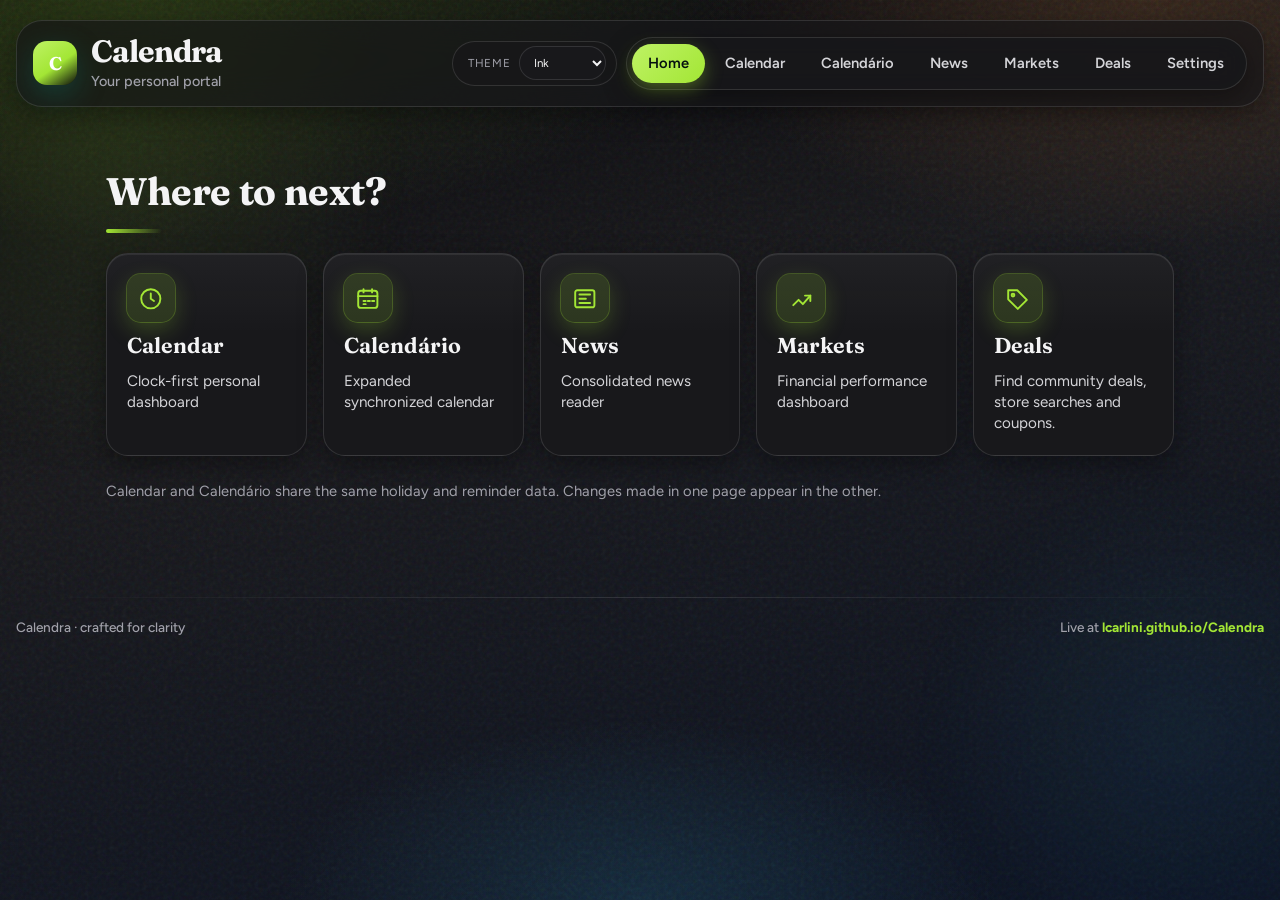
<file: index.html>
<!DOCTYPE html>
<html lang="en" data-theme="ink" data-mode="dark">
  <head>
    <meta charset="UTF-8" />
    <meta name="viewport" content="width=device-width, initial-scale=1.0" />
    <meta name="description" content="Calendra — personal portal: clocks and calendar, Calendário, news, markets and deals." />
    <title>Calendra — Home</title>
    <link rel="icon" href="data:image/svg+xml,%3Csvg xmlns='http://www.w3.org/2000/svg' viewBox='0 0 64 64'%3E%3Crect width='64' height='64' rx='16' fill='%230b1620'/%3E%3Cpath d='M18 14h28v8H18zm0 14h12v22H18zm16 0h12v10H34zm0 14h12v8H34z' fill='%23a3e635'/%3E%3C/svg%3E" />
    <link rel="stylesheet" href="css/styles.css?v=20261107r" />
    <script>
      try {
        var t = localStorage.getItem('calendra.theme.v1') || 'ink';
        document.documentElement.dataset.theme = t;
        var dark = ['midnight', 'ocean', 'ink', 'black', 'aurora'].indexOf(t) !== -1;
        document.documentElement.dataset.mode = dark ? 'dark' : 'light';
      } catch (e) {}
    </script>
  </head>
  <body>
    <div class="app-shell">
      <header class="topbar">
        <a class="brand" href="index.html" aria-label="Calendra home">
          <div class="brand-mark" aria-hidden="true">C</div>
          <div class="brand-text">
            <h1>Calendra</h1>
            <p>Your personal portal</p>
          </div>
        </a>
        <div class="topbar-tools">
          <nav class="nav-links" aria-label="Principal">
            <a href="index.html" class="active" aria-current="page">Home</a>
            <a href="dashboard.html">Calendar</a>
            <a href="calendario.html">Calendário</a>
            <a href="news.html">News</a>
            <a href="markets.html">Markets</a>
            <a href="deals.html">Deals</a>
            <a href="settings.html">Settings</a>
          </nav>
        </div>
      </header>

      <main class="portal" id="main">
        <h2 class="portal-title">Where to next?</h2>
        <ul class="portal-grid" role="list">
          <li>
            <a class="portal-card" href="dashboard.html">
              <span class="portal-icon" aria-hidden="true">
                <svg viewBox="0 0 24 24" fill="none" stroke="currentColor" stroke-width="1.8" stroke-linecap="round" stroke-linejoin="round"><circle cx="12" cy="12" r="9"/><path d="M12 7v5l3 2"/></svg>
              </span>
              <span class="portal-label">Calendar</span>
              <span class="portal-sub">Clock-first personal dashboard</span>
            </a>
          </li>
          <li>
            <a class="portal-card" href="calendario.html">
              <span class="portal-icon" aria-hidden="true">
                <svg viewBox="0 0 24 24" fill="none" stroke="currentColor" stroke-width="1.8" stroke-linecap="round" stroke-linejoin="round"><rect x="3" y="4.5" width="18" height="16" rx="2.5"/><path d="M3 9.5h18M8 3v3M16 3v3"/><path d="M8 14h2M12 14h2M16 14h2M8 17h2"/></svg>
              </span>
              <span class="portal-label">Calendário</span>
              <span class="portal-sub">Expanded synchronized calendar</span>
            </a>
          </li>
          <li>
            <a class="portal-card" href="news.html">
              <span class="portal-icon" aria-hidden="true">
                <svg viewBox="0 0 24 24" fill="none" stroke="currentColor" stroke-width="1.8" stroke-linecap="round" stroke-linejoin="round"><rect x="3" y="4" width="18" height="16" rx="2"/><path d="M7 8h10M7 12h6M7 16h10"/></svg>
              </span>
              <span class="portal-label">News</span>
              <span class="portal-sub">Consolidated news reader</span>
            </a>
          </li>
          <li>
            <a class="portal-card" href="markets.html">
              <span class="portal-icon" aria-hidden="true">
                <svg viewBox="0 0 24 24" fill="none" stroke="currentColor" stroke-width="1.8" stroke-linecap="round" stroke-linejoin="round"><path d="M4 18l5-5 4 4 7-8"/><path d="M15 9h5v5"/></svg>
              </span>
              <span class="portal-label">Markets</span>
              <span class="portal-sub">Financial performance dashboard</span>
            </a>
          </li>
          <li>
            <a class="portal-card" href="deals.html">
              <span class="portal-icon" aria-hidden="true">
                <svg viewBox="0 0 24 24" fill="none" stroke="currentColor" stroke-width="1.8" stroke-linecap="round" stroke-linejoin="round"><path d="M3 12.5V4h8.5l9 9-8.5 8.5z"/><circle cx="7.5" cy="8.5" r="1.3"/></svg>
              </span>
              <span class="portal-label">Deals</span>
              <span class="portal-sub">Find community deals, store searches and coupons.</span>
            </a>
          </li>
        </ul>
        <p class="portal-note">
          Calendar and Calendário share the same holiday and reminder data. Changes made in one page appear in the other.
        </p>
      </main>

      <footer class="site-footer">
        <span>Calendra · crafted for clarity</span>
        <span>
          Live at
          <a href="https://lcarlini.github.io/Calendra/" target="_blank" rel="noopener">lcarlini.github.io/Calendra</a>
        </span>
      </footer>
    </div>
      <script type="module" src="js/core/boot.js"></script>
  </body>
</html>
</file>
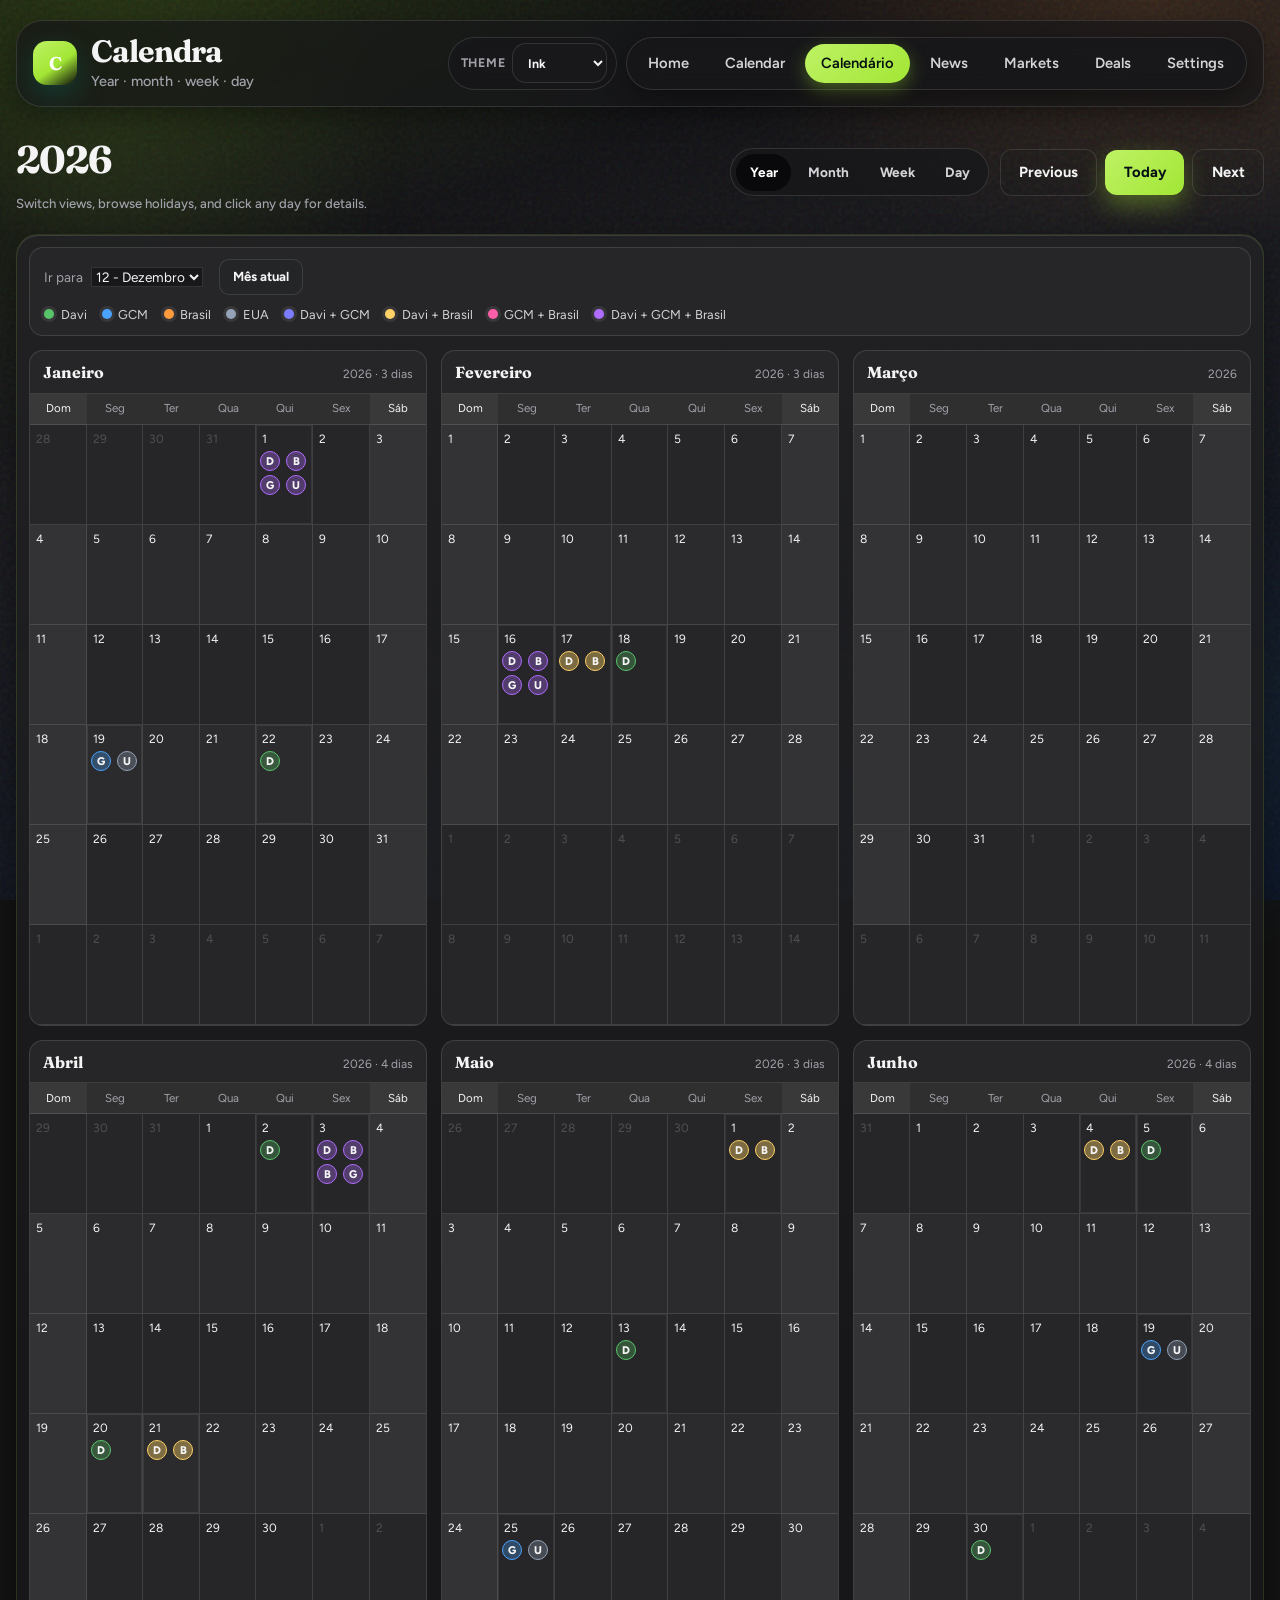
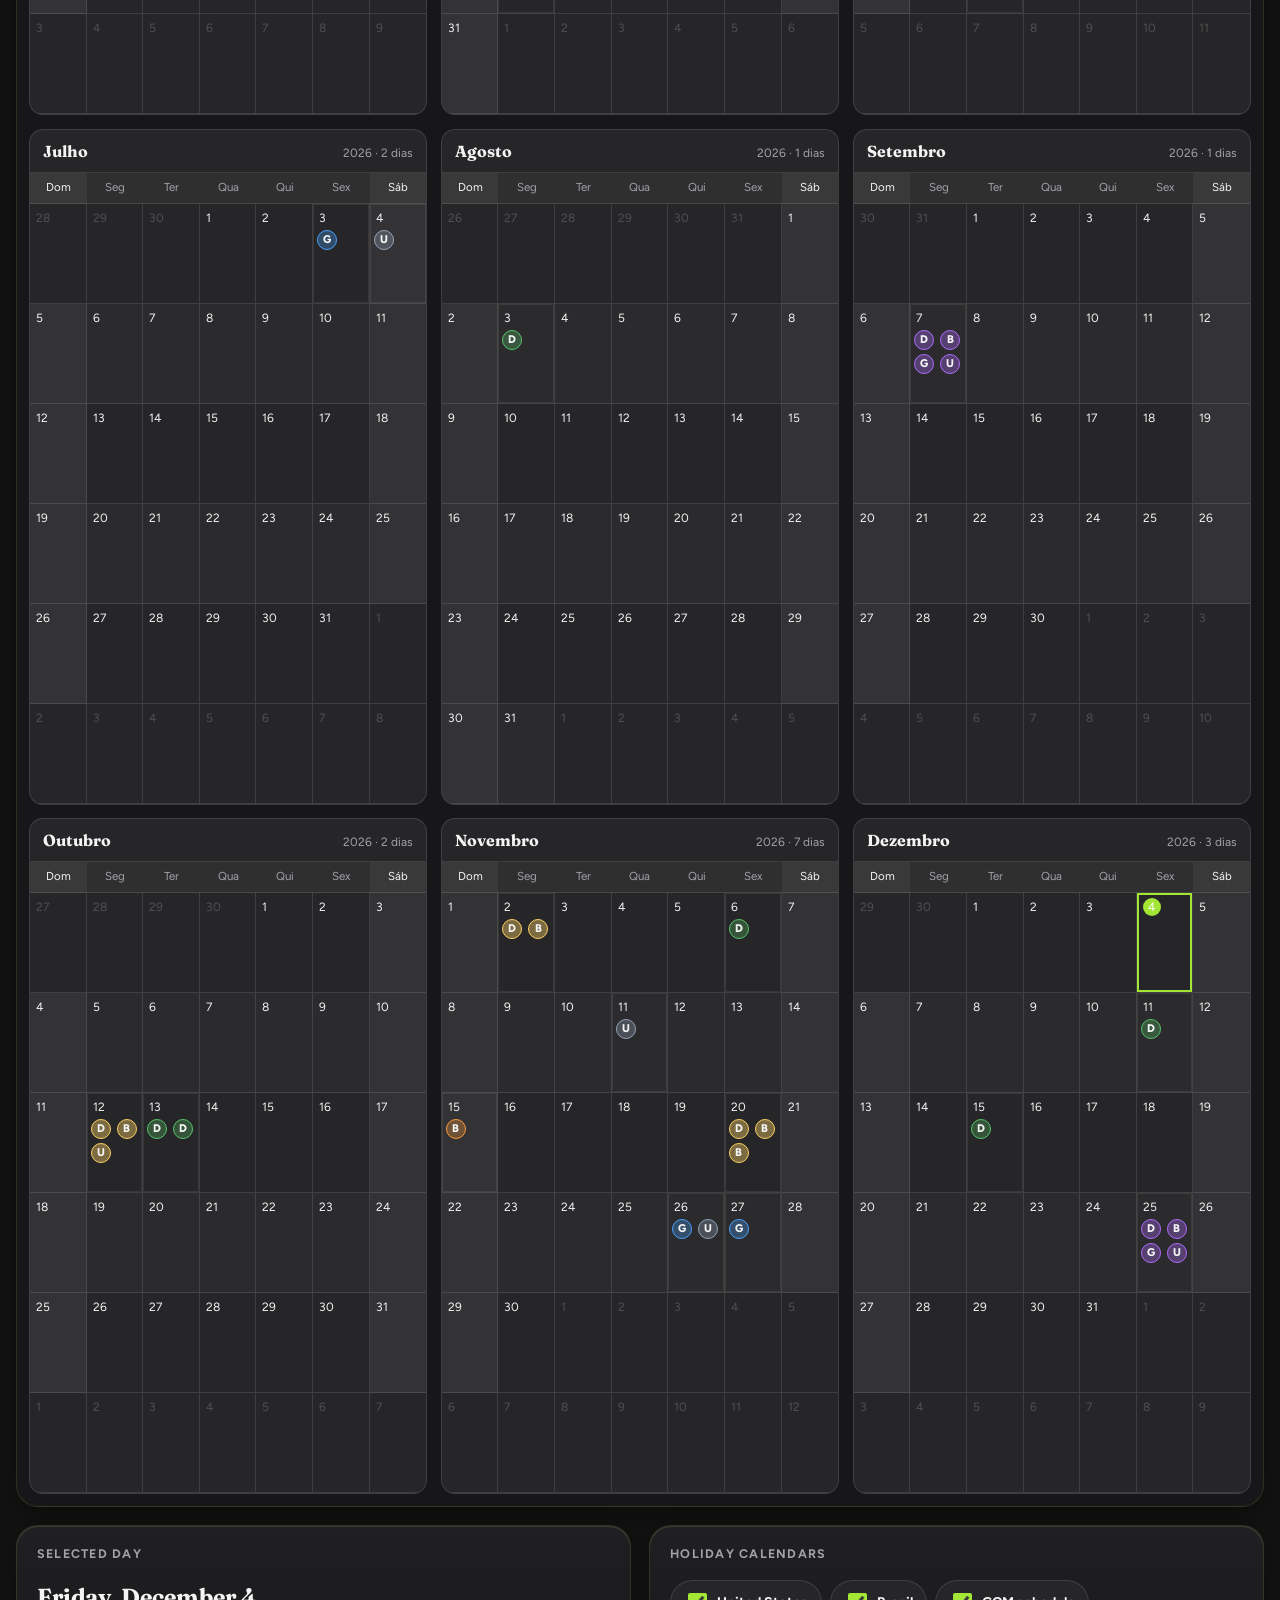
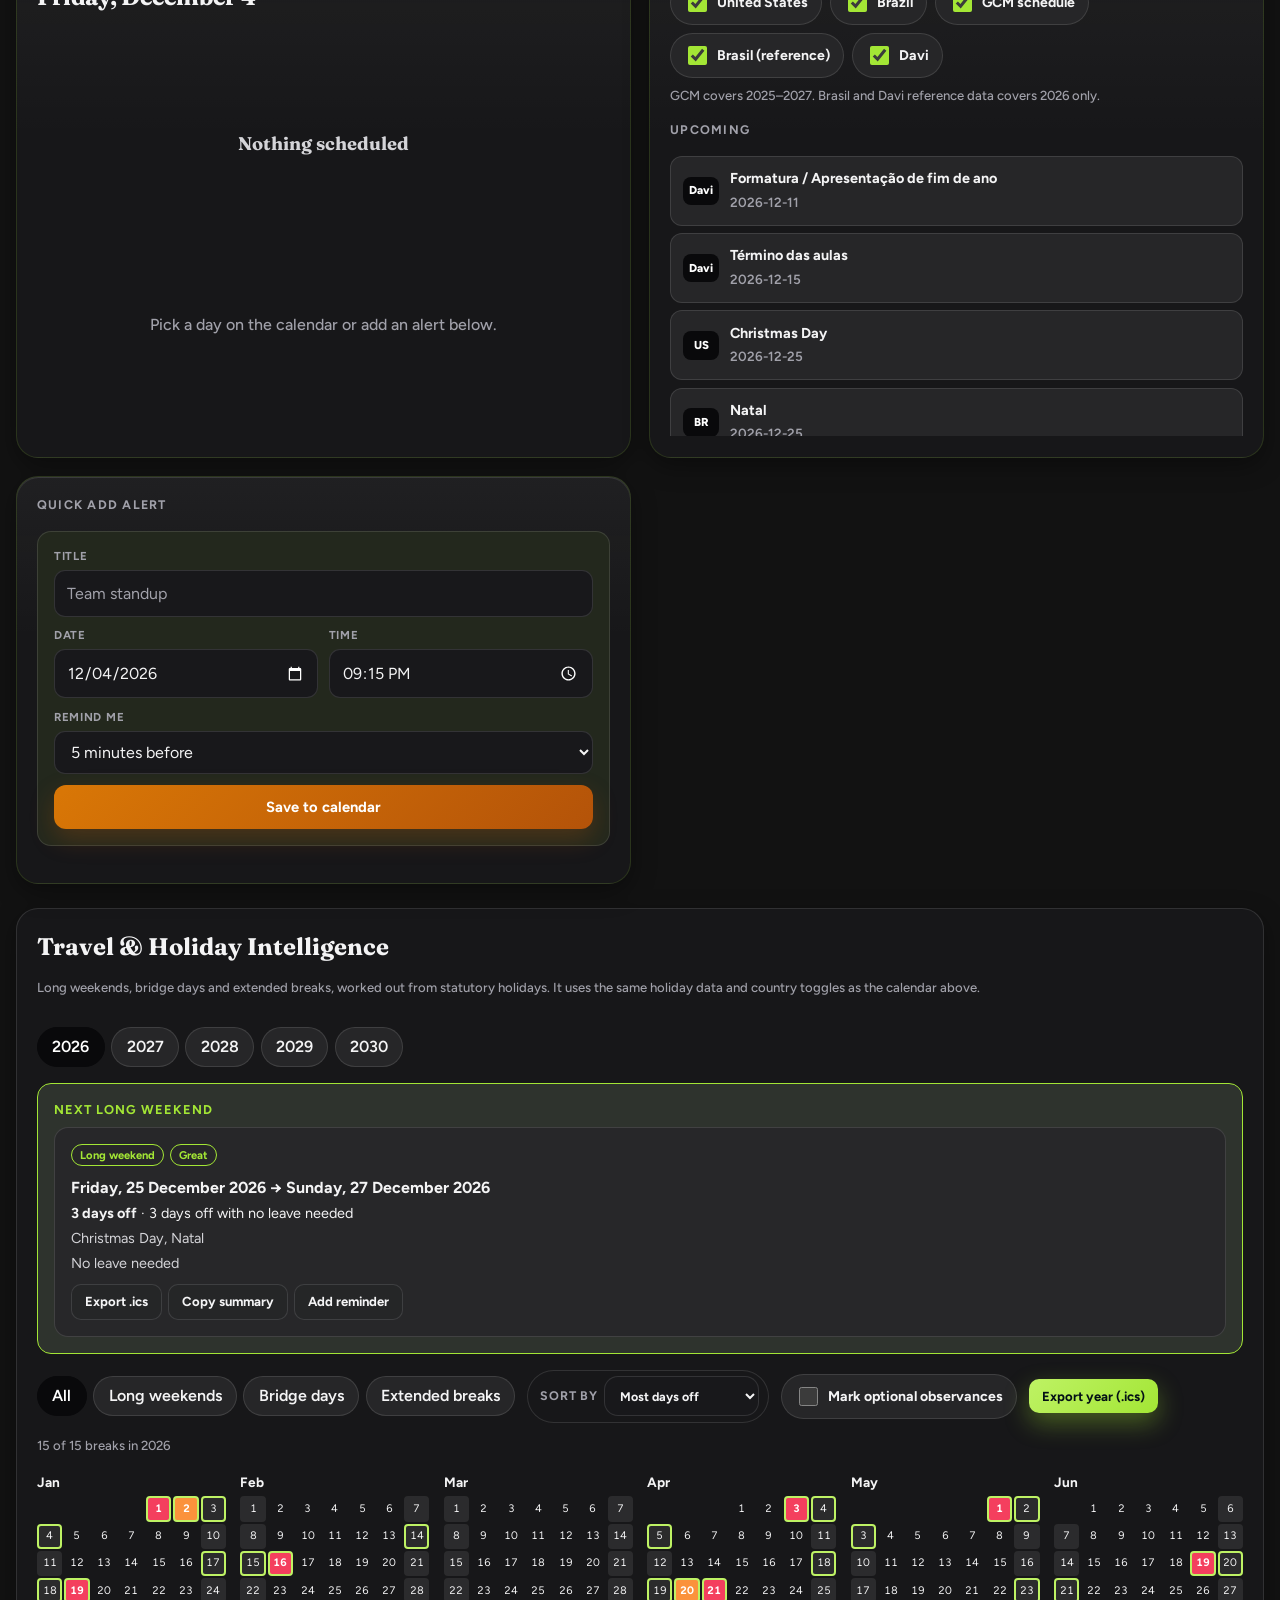
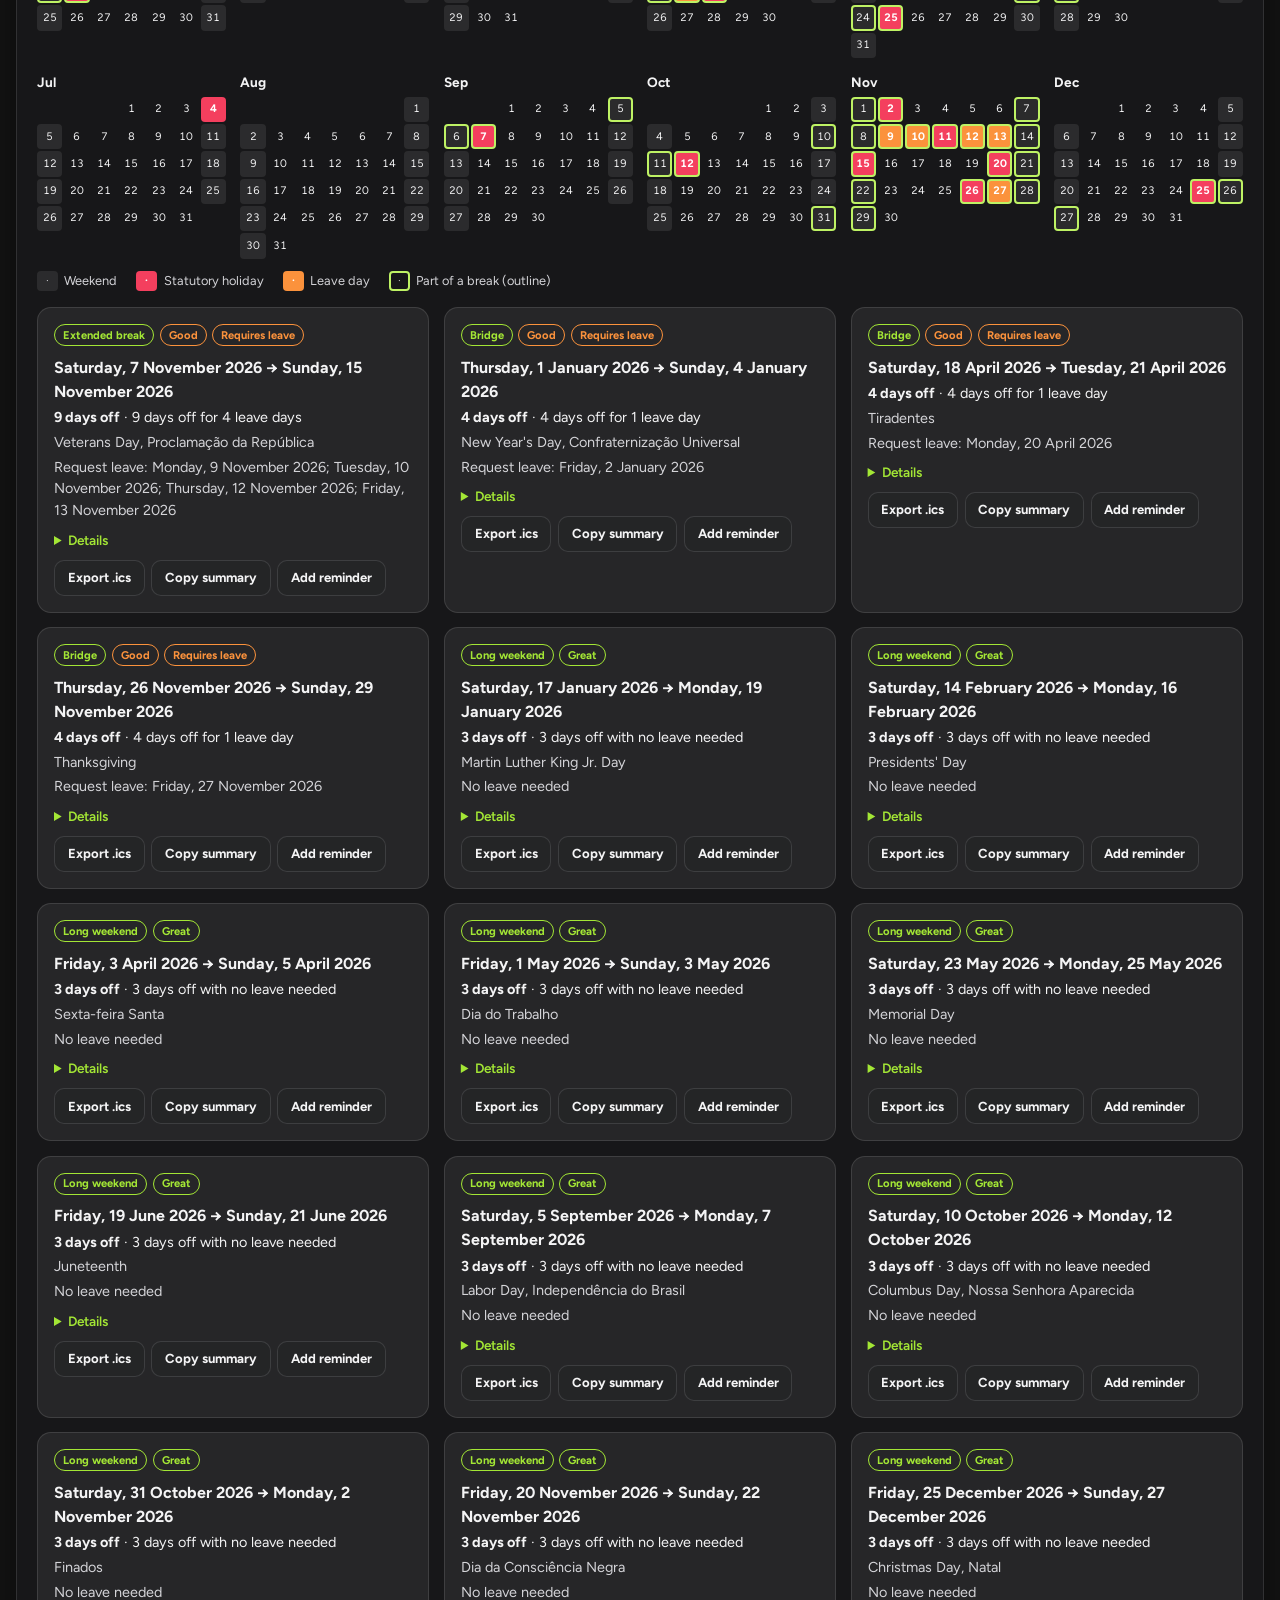
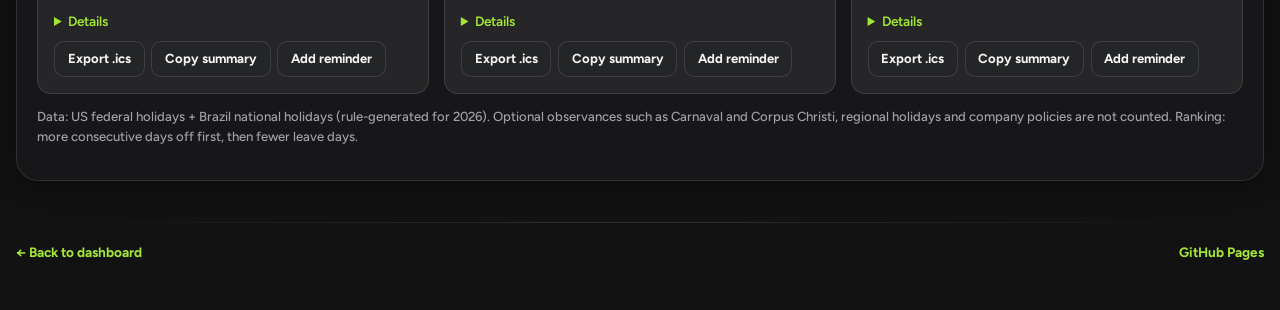
<file: calendar.html>
<!DOCTYPE html>
<html lang="en">
  <head>
    <meta charset="UTF-8" />
    <meta name="viewport" content="width=device-width, initial-scale=1.0" />
    <meta name="robots" content="noindex" />
    <meta http-equiv="refresh" content="0; url=calendario.html" />
    <title>Calendra — Calendário (moved)</title>
    <script>
      // Legacy entry point: keep any query string (for example ?date=) and hash.
      location.replace('calendario.html' + location.search + location.hash);
    </script>
  </head>
  <body>
    <p>This page moved to <a href="calendario.html">Calendário</a>.</p>
  </body>
</html>
</file>
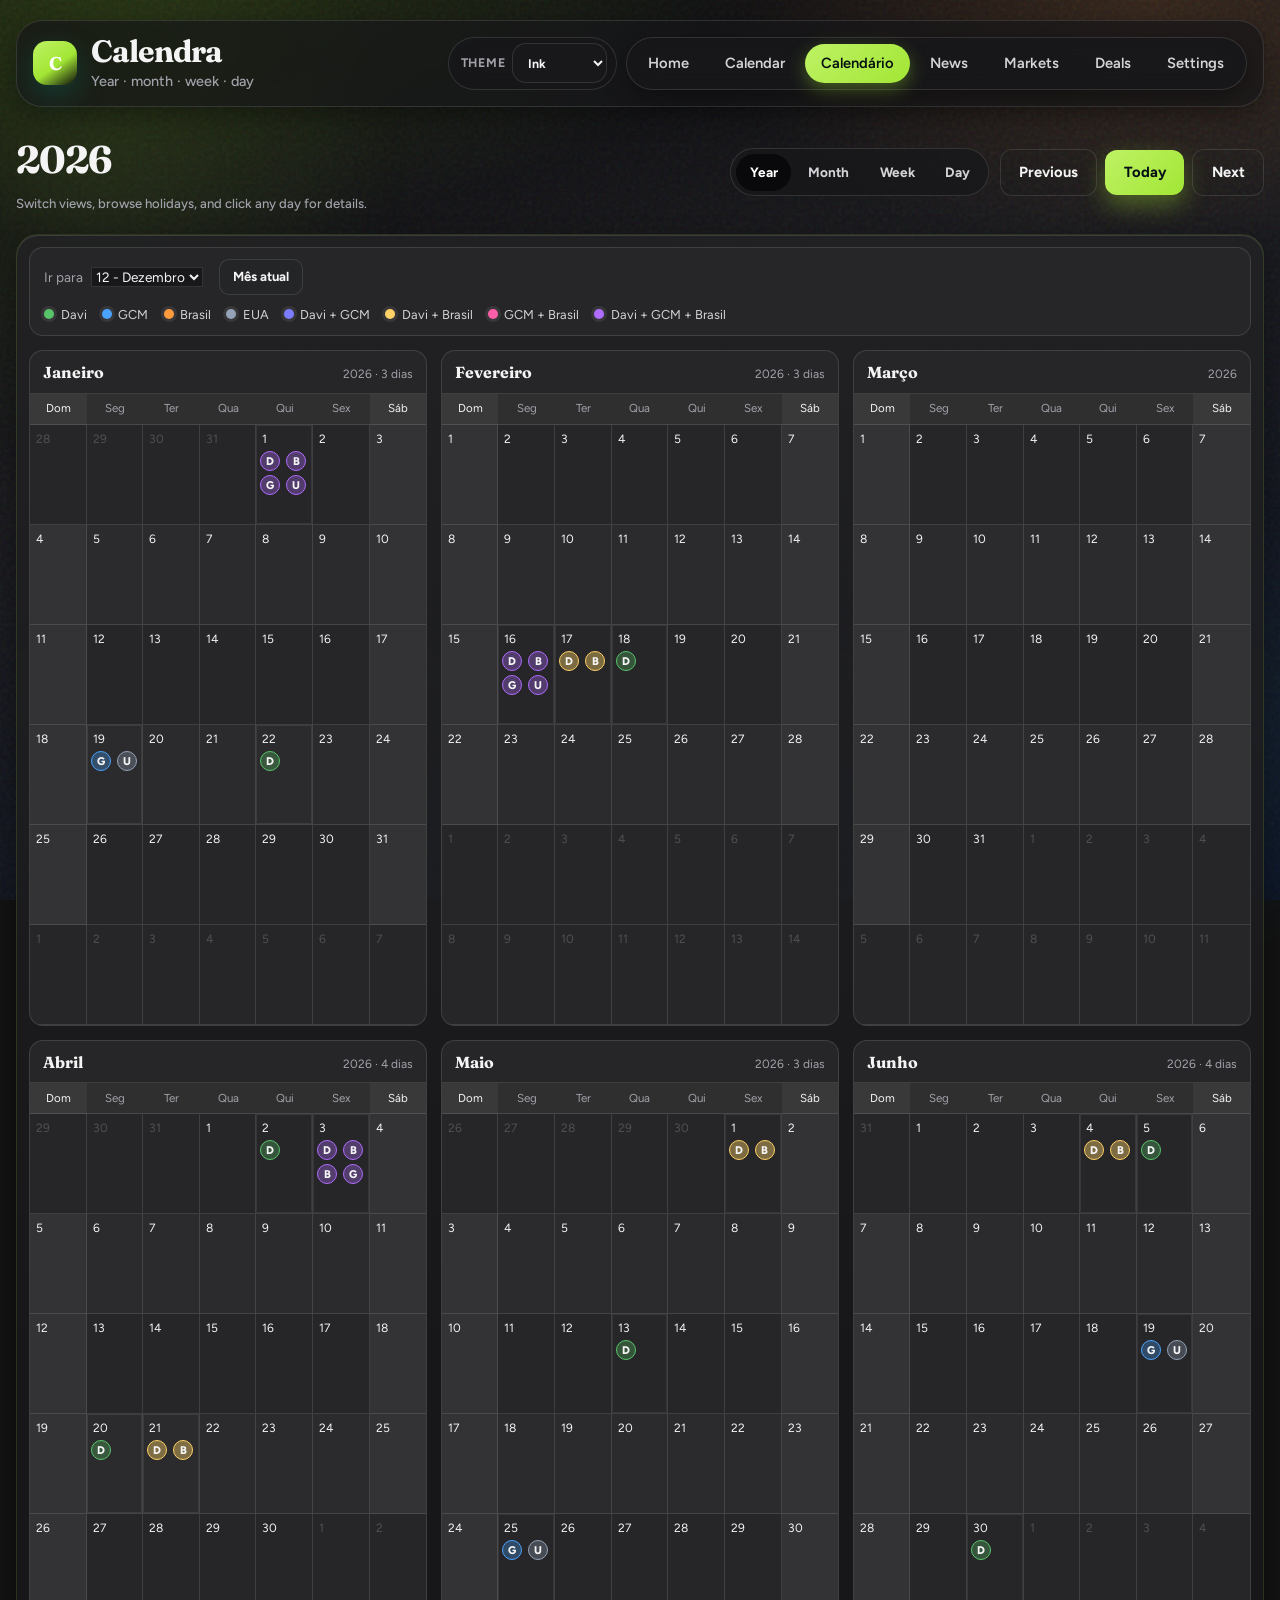
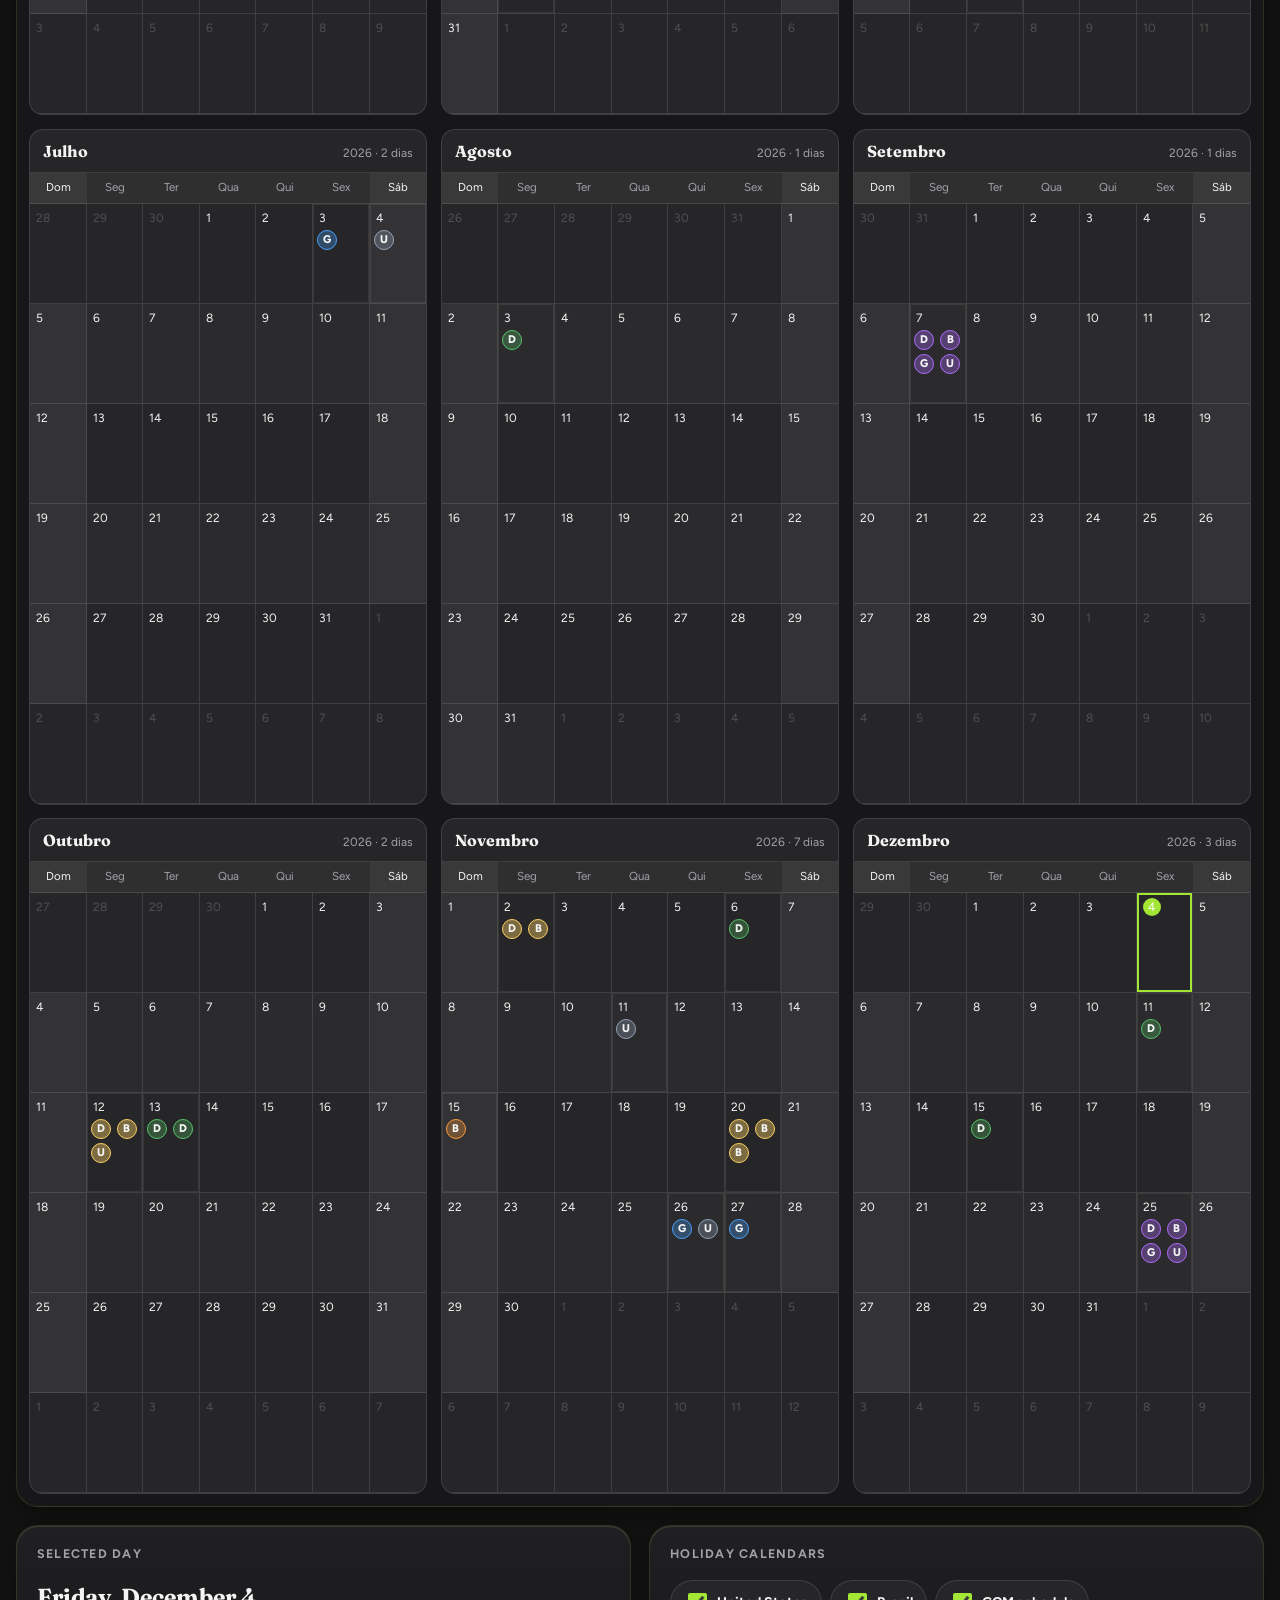
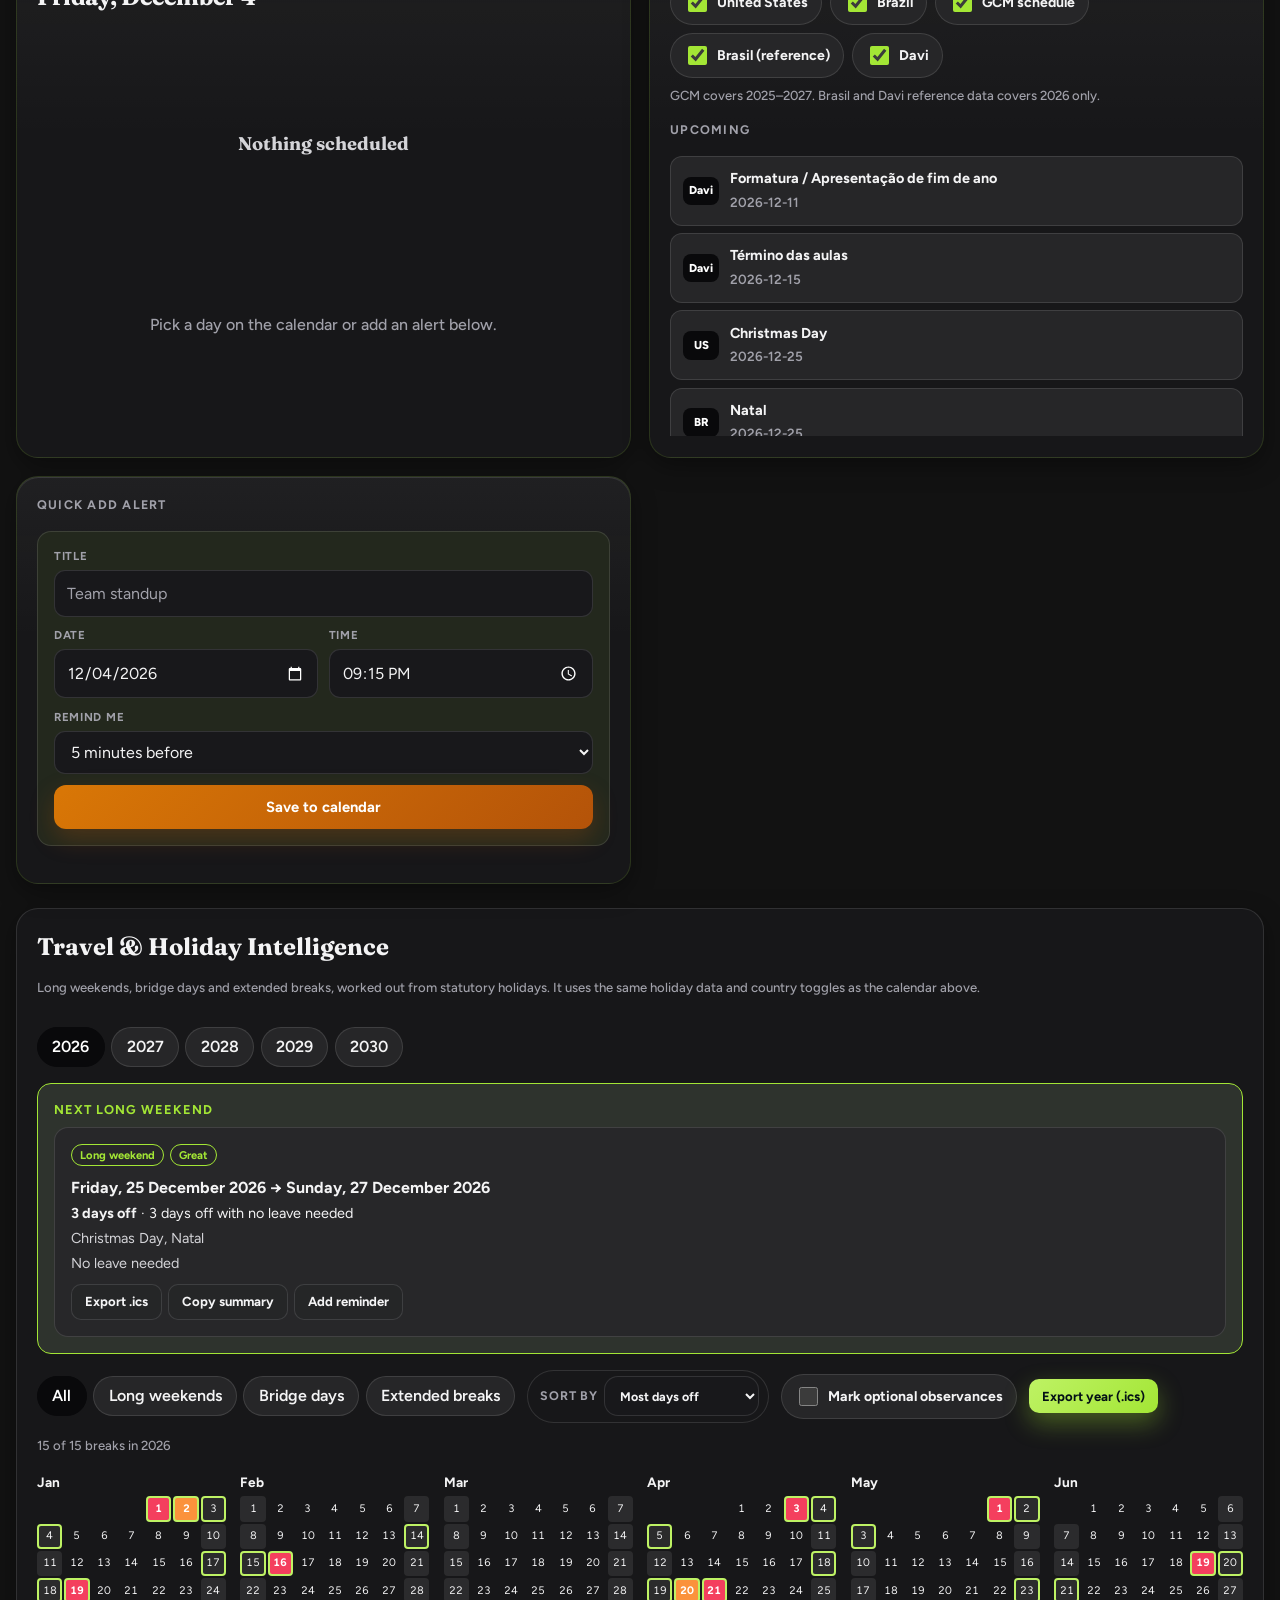
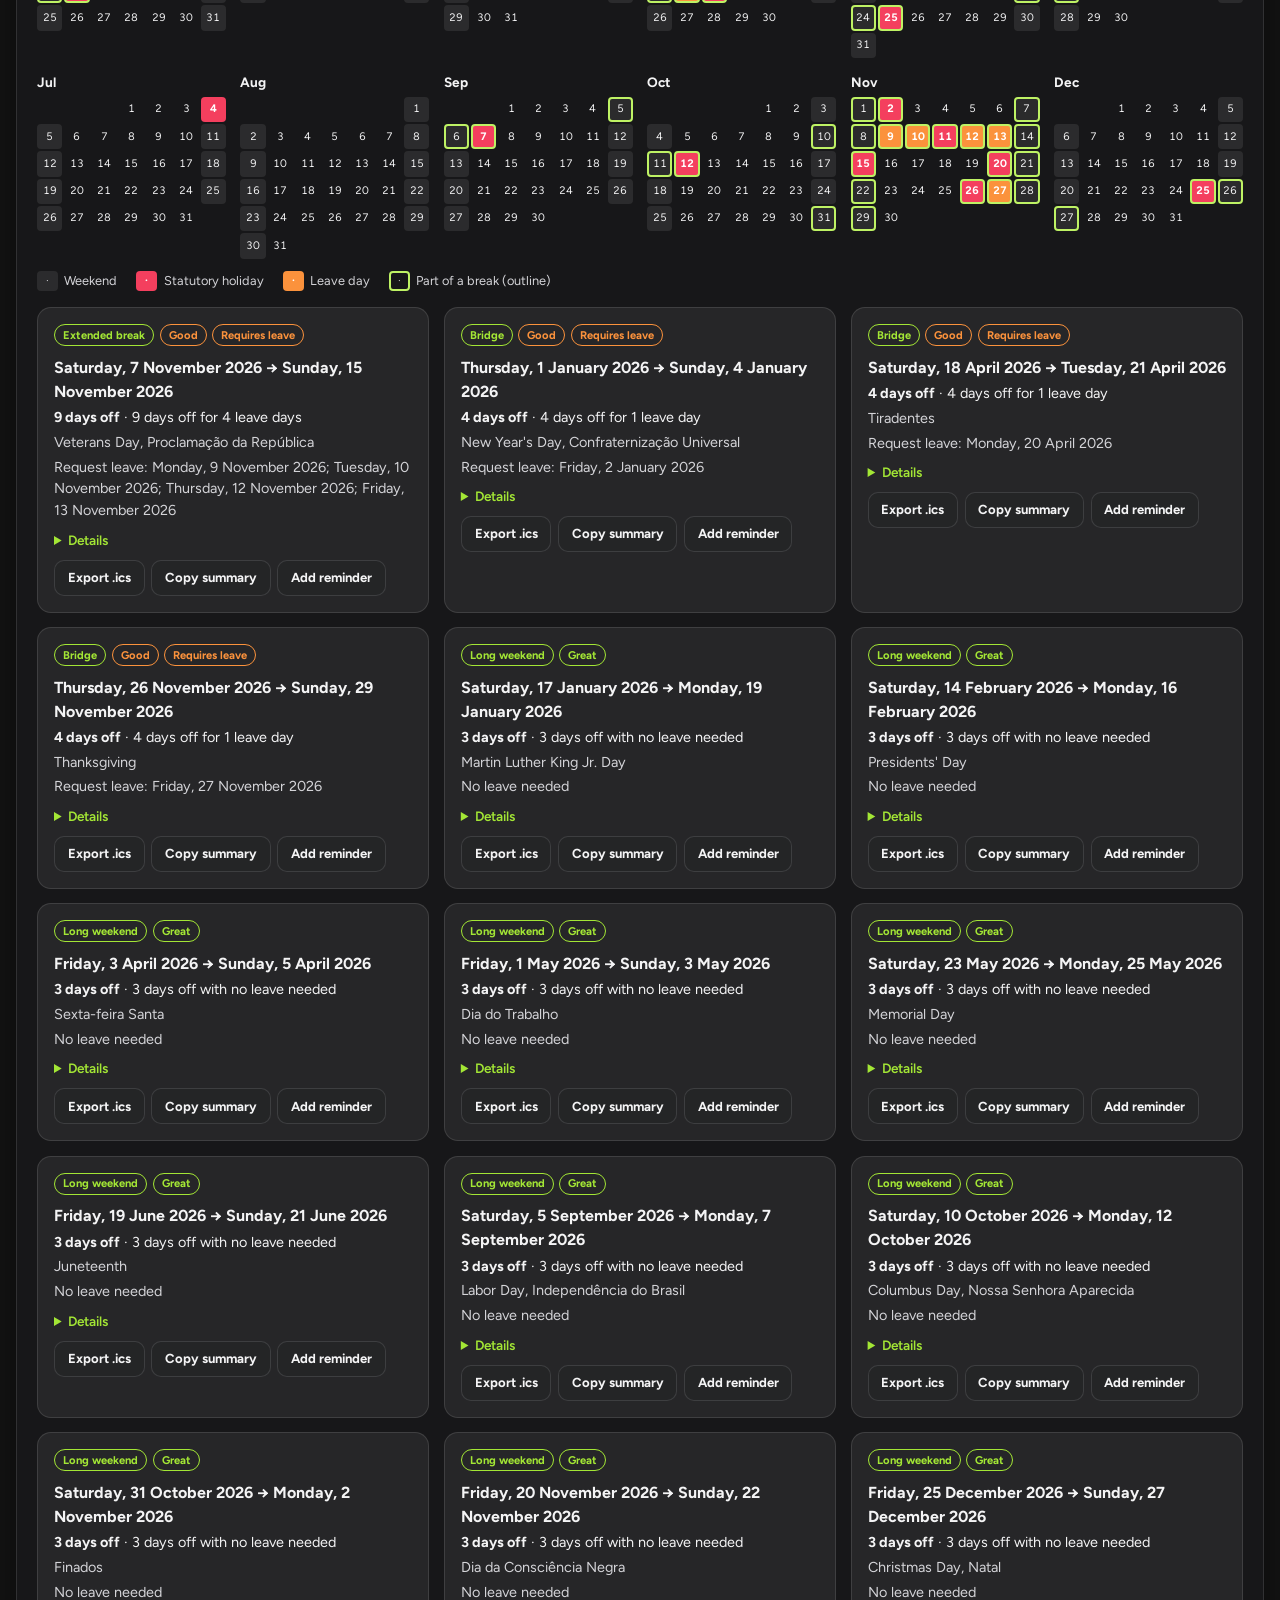
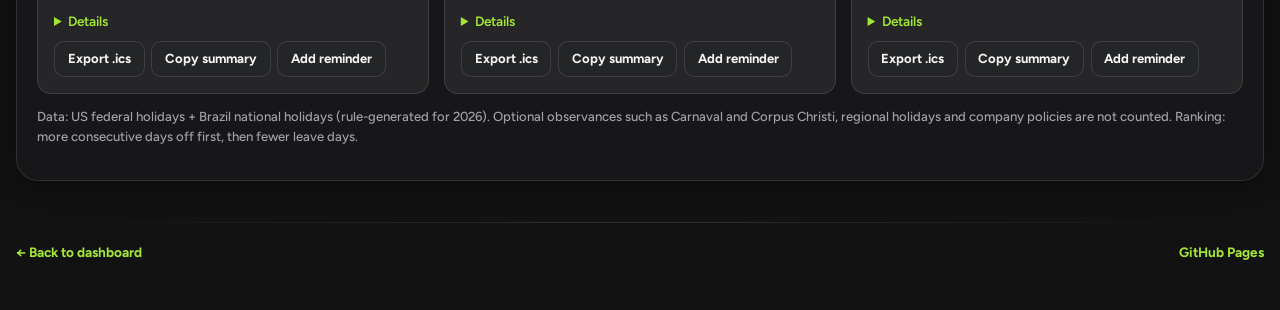
<file: calendario.html>
<!DOCTYPE html>
<html lang="en" data-theme="mist" data-mode="light">
  <head>
    <meta charset="UTF-8" />
    <meta name="viewport" content="width=device-width, initial-scale=1.0" />
    <meta name="description" content="Calendra full calendar — year, month, week, and day views with USA and Brazil holidays." />
    <title>Calendra — Calendário</title>
    <link rel="icon" href="data:image/svg+xml,%3Csvg xmlns='http://www.w3.org/2000/svg' viewBox='0 0 64 64'%3E%3Crect width='64' height='64' rx='16' fill='%230b1620'/%3E%3Cpath d='M18 14h28v8H18zm0 14h12v22H18zm16 0h12v10H34zm0 14h12v8H34z' fill='%2314b8a6'/%3E%3C/svg%3E" />
    <link rel="stylesheet" href="css/styles.css?v=20261107r" />
    <script>
      try {
        var t = localStorage.getItem('calendra.theme.v1') || 'mist';
        document.documentElement.dataset.theme = t;
        var dark = ['midnight', 'ocean', 'ink', 'black', 'aurora'].indexOf(t) !== -1;
        document.documentElement.dataset.mode = dark ? 'dark' : 'light';
      } catch (e) {}
    </script>
  </head>
  <body>
    <div class="app-shell">
      <header class="topbar">
        <a class="brand" href="index.html" aria-label="Calendra home">
          <div class="brand-mark" aria-hidden="true">C</div>
          <div class="brand-text">
            <h1>Calendra</h1>
            <p>Year · month · week · day</p>
          </div>
        </a>
        <div class="topbar-tools">
          <label class="tool-field">
            <span>Theme</span>
            <select id="theme-select" aria-label="Color theme"></select>
          </label>
          <nav class="nav-links" aria-label="Principal">
            <a href="index.html">Home</a>
            <a href="dashboard.html">Calendar</a>
            <a href="calendario.html" class="active" aria-current="page">Calendário</a>
            <a href="news.html">News</a>
            <a href="markets.html">Markets</a>
            <a href="deals.html">Deals</a>
            <a href="settings.html">Settings</a>
          </nav>
        </div>
      </header>

      <div class="cal-toolbar">
        <div>
          <h2 id="cal-title">—</h2>
          <p class="status-line" style="margin: 0.35rem 0 0">
            Switch views, browse holidays, and click any day for details.
          </p>
        </div>
        <div class="cal-controls-wrap">
          <div class="view-switch" role="tablist" aria-label="Calendar view">
            <button type="button" class="view-btn" data-view="year">Year</button>
            <button type="button" class="view-btn active" data-view="month">Month</button>
            <button type="button" class="view-btn" data-view="week">Week</button>
            <button type="button" class="view-btn" data-view="day">Day</button>
          </div>
          <div class="cal-controls">
            <button type="button" class="btn btn-ghost" id="cal-prev">Previous</button>
            <button type="button" class="btn btn-primary" id="cal-today">Today</button>
            <button type="button" class="btn btn-ghost" id="cal-next">Next</button>
          </div>
        </div>
      </div>

      <div class="gadgets cal-layout">
        <article class="gadget g-xl cal-main" style="min-height: auto">
          <div class="gadget-inner" style="padding: 0.75rem">
            <div id="full-calendar"></div>
          </div>
        </article>

        <article class="gadget g-md g-tall">
          <div class="gadget-inner">
            <div class="gadget-head">
              <h3 class="gadget-title">Selected day</h3>
            </div>
            <h3 id="selected-day-label" class="selected-day-title">—</h3>
            <div class="agenda-list" id="day-panel"></div>
          </div>
        </article>

        <article class="gadget g-md">
          <div class="gadget-inner">
            <div class="gadget-head">
              <h3 class="gadget-title">Holiday calendars</h3>
            </div>
            <div class="holiday-toggles">
              <label class="check-pill">
                <input type="checkbox" id="holiday-us" checked />
                <span>United States</span>
              </label>
              <label class="check-pill">
                <input type="checkbox" id="holiday-br" checked />
                <span>Brazil</span>
              </label>
              <label class="check-pill">
                <input type="checkbox" id="holiday-gcm" checked />
                <span>GCM schedule</span>
              </label>
              <label class="check-pill">
                <input type="checkbox" id="holiday-brref" checked />
                <span>Brasil (reference)</span>
              </label>
              <label class="check-pill">
                <input type="checkbox" id="holiday-davi" checked />
                <span>Davi</span>
              </label>
            </div>
            <p class="status-line" style="margin: 0.5rem 0 0">
              GCM covers 2025–2027. Brasil and Davi reference data covers 2026 only.
            </p>
            <div class="gadget-head" style="margin-top: 1rem">
              <h3 class="gadget-title">Upcoming</h3>
            </div>
            <div class="holiday-list" id="holiday-upcoming"></div>
          </div>
        </article>

        <article class="gadget g-lg">
          <div class="gadget-inner">
            <div class="gadget-head">
              <h3 class="gadget-title">Quick add alert</h3>
            </div>
            <form class="reminder-form" id="quick-form">
              <div class="field">
                <label for="quick-title">Title</label>
                <input id="quick-title" type="text" placeholder="Team standup" required />
              </div>
              <div class="form-row">
                <div class="field">
                  <label for="quick-date">Date</label>
                  <input id="quick-date" type="date" required />
                </div>
                <div class="field">
                  <label for="quick-time">Time</label>
                  <input id="quick-time" type="time" required />
                </div>
              </div>
              <div class="field">
                <label for="quick-lead">Remind me</label>
                <select id="quick-lead">
                  <option value="0">At start</option>
                  <option value="5" selected>5 minutes before</option>
                  <option value="10">10 minutes before</option>
                  <option value="15">15 minutes before</option>
                  <option value="30">30 minutes before</option>
                  <option value="60">1 hour before</option>
                </select>
              </div>
              <button type="submit" class="btn btn-warm">Save to calendar</button>
            </form>
          </div>
        </article>
      </div>

      <section class="travel" id="travel" aria-labelledby="travel-h">
        <header class="travel-head">
          <div>
            <h2 id="travel-h">Travel &amp; Holiday Intelligence</h2>
            <p class="status-line">
              Long weekends, bridge days and extended breaks, worked out from statutory holidays. It uses the same holiday data and
              country toggles as the calendar above.
            </p>
          </div>
          <div class="chip-row" role="group" aria-label="Year" id="travel-years"></div>
        </header>

        <div id="travel-next" class="travel-next" aria-live="polite"></div>

        <div class="travel-toolbar">
          <div class="chip-row" role="group" aria-label="Filter by type" id="travel-filters">
            <button type="button" class="chip" data-type="all" aria-pressed="true">All</button>
            <button type="button" class="chip" data-type="long-weekend" aria-pressed="false">Long weekends</button>
            <button type="button" class="chip" data-type="bridge" aria-pressed="false">Bridge days</button>
            <button type="button" class="chip" data-type="extended-break" aria-pressed="false">Extended breaks</button>
          </div>
          <label class="tool-field">
            <span>Sort by</span>
            <select id="travel-sort" aria-label="Sort breaks">
              <option value="days">Most days off</option>
              <option value="leave">Least leave needed</option>
              <option value="date">Date</option>
            </select>
          </label>
          <label class="check-pill">
            <input type="checkbox" id="travel-optional" />
            <span>Mark optional observances</span>
          </label>
          <button type="button" class="btn btn-primary btn-sm" id="travel-export-year">Export year (.ics)</button>
        </div>
        <p class="status-line" id="travel-count" role="status"></p>

        <div id="travel-heatmap" class="heatmap"></div>
        <ul id="travel-list" class="opp-list" role="list"></ul>
        <p class="status-line" id="travel-provenance"></p>
      </section>

      <footer class="site-footer">
        <span><a href="index.html">← Back to dashboard</a></span>
        <span>
          <a href="https://lcarlini.github.io/Calendra/" target="_blank" rel="noopener">GitHub Pages</a>
        </span>
      </footer>
    </div>

    <div class="modal-backdrop" id="day-modal" role="dialog" aria-modal="true" aria-labelledby="modal-day-label">
      <div class="modal">
        <h3 id="modal-day-label">Day</h3>
        <p id="modal-day-summary">—</p>
        <p class="status-line">Use Quick add to create an alert for this day, or close to keep browsing.</p>
        <div class="modal-actions">
          <button type="button" class="btn btn-ghost" data-close>Close</button>
          <button type="button" class="btn btn-primary" data-close onclick="document.getElementById('quick-title').focus()">
            Add alert
          </button>
        </div>
      </div>
    </div>

    <script type="module" src="js/calendar-page.js"></script>
      <script type="module" src="js/core/boot.js"></script>
  </body>
</html>
</file>
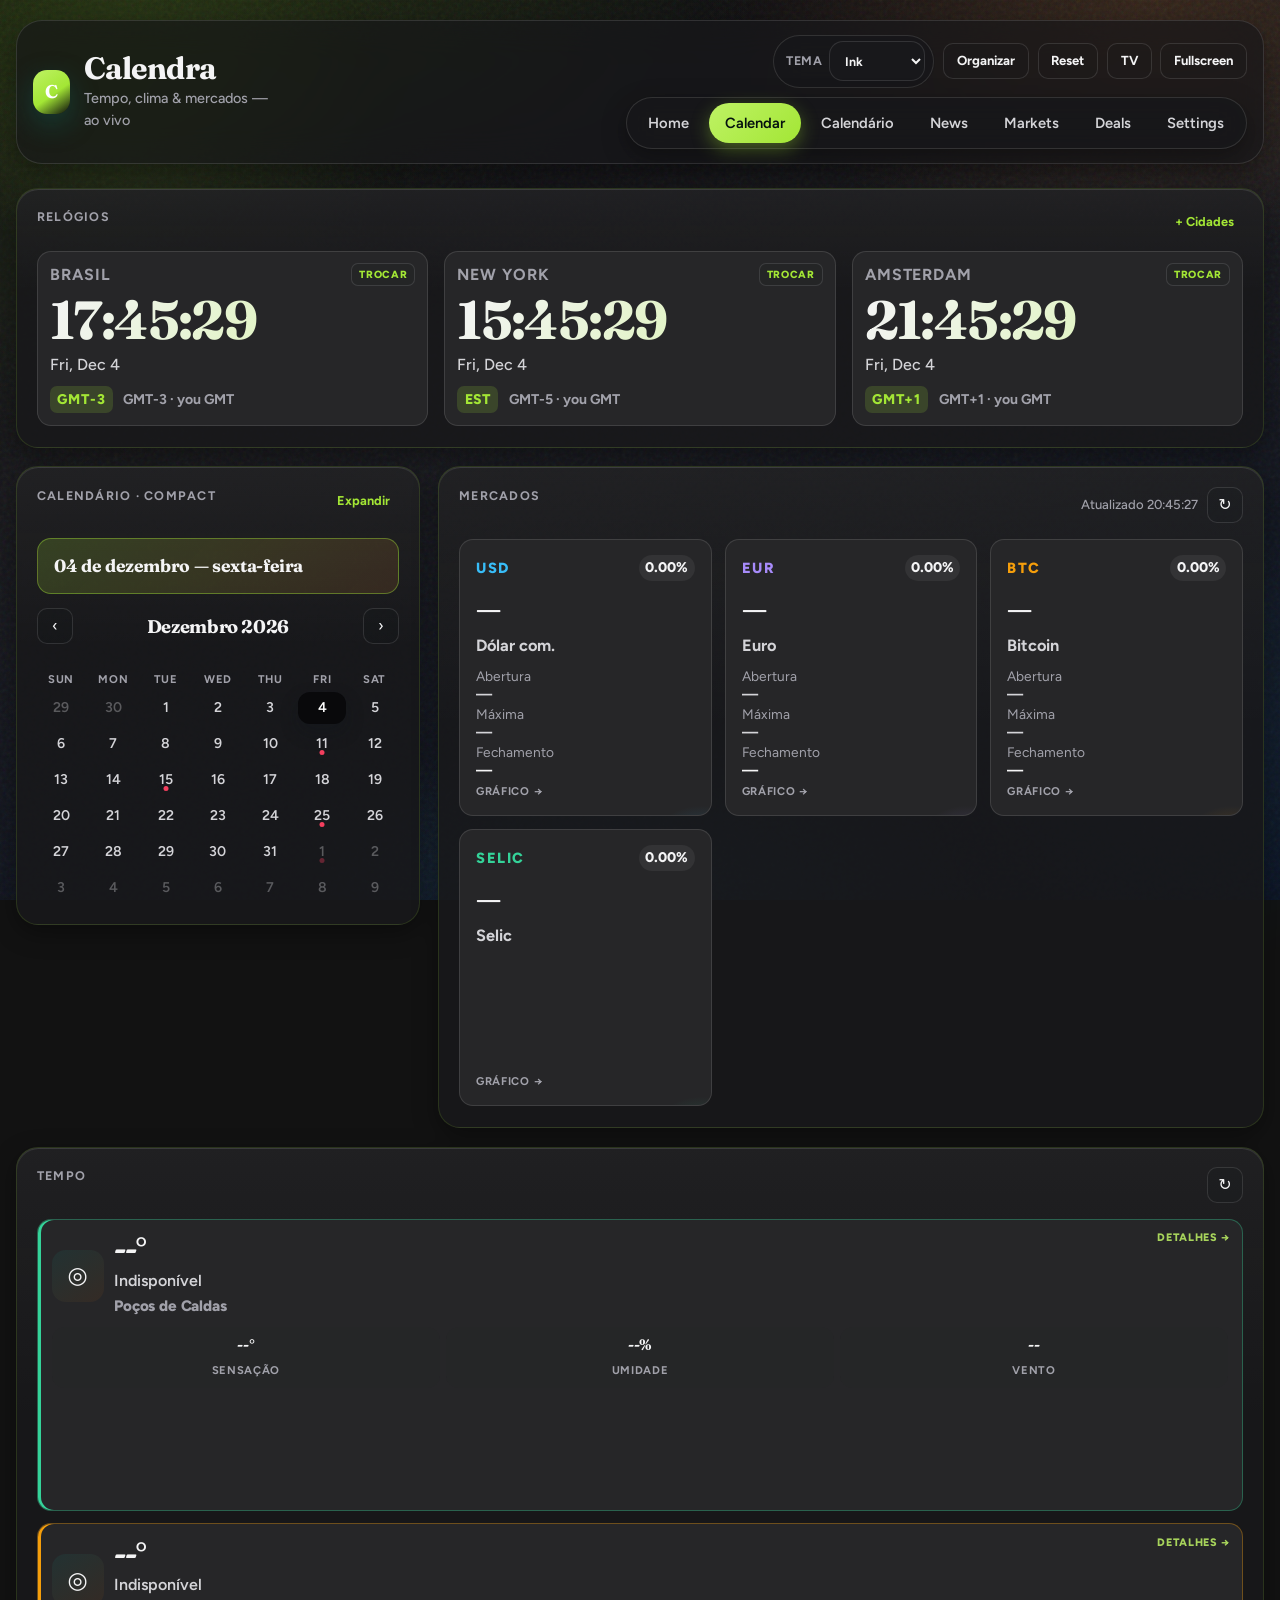
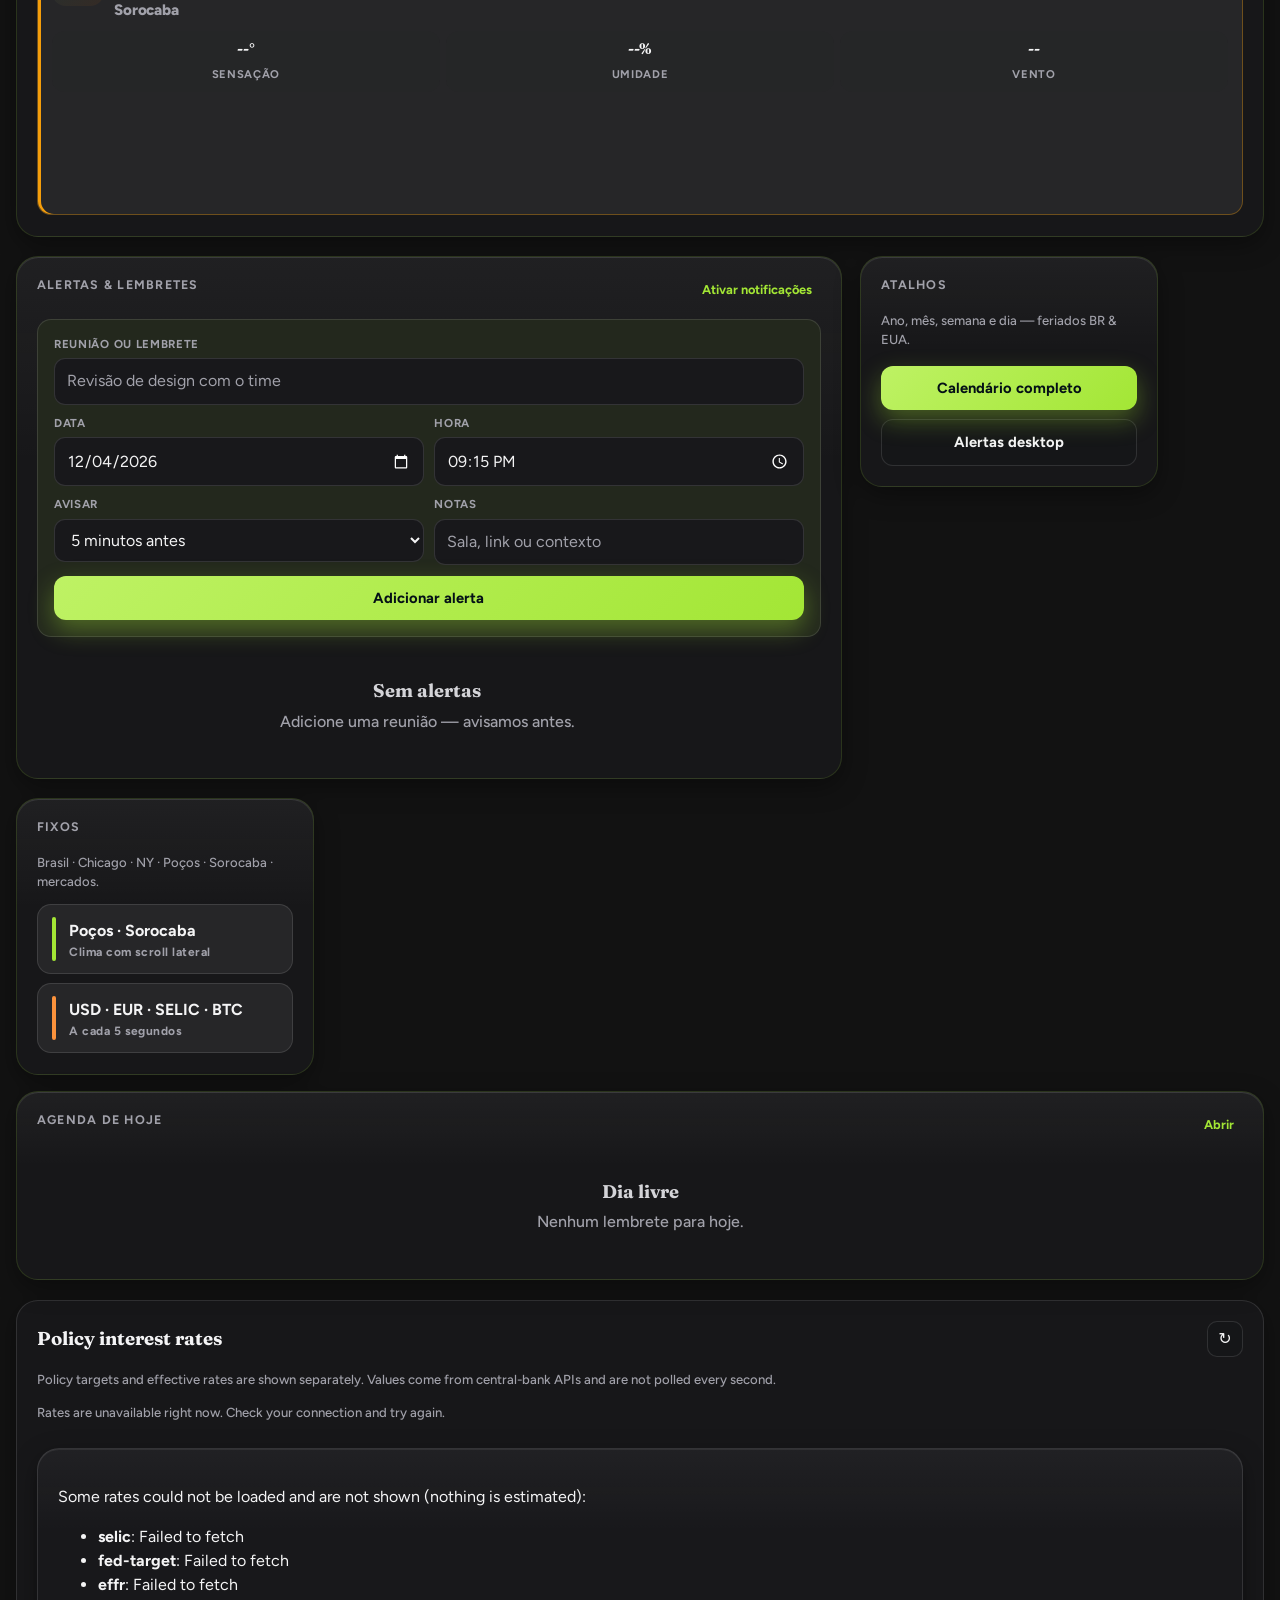
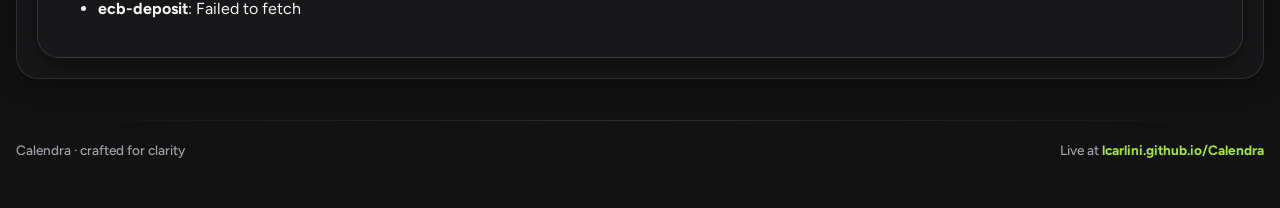
<file: dashboard.html>
<!DOCTYPE html>
<html lang="pt-BR" data-theme="ink" data-mode="dark">
  <head>
    <meta charset="UTF-8" />
    <meta name="viewport" content="width=device-width, initial-scale=1.0" />
    <meta
      name="description"
      content="Calendra — dashboard pessoal com relógios, clima, mercados e alertas."
    />
    <title>Calendra — Calendar</title>
    <link rel="icon" href="data:image/svg+xml,%3Csvg xmlns='http://www.w3.org/2000/svg' viewBox='0 0 64 64'%3E%3Crect width='64' height='64' rx='16' fill='%230b1620'/%3E%3Cpath d='M18 14h28v8H18zm0 14h12v22H18zm16 0h12v10H34zm0 14h12v8H34z' fill='%23a3e635'/%3E%3C/svg%3E" />
    <link rel="stylesheet" href="css/styles.css?v=20261107r" />
    <script>
      try {
        var t = localStorage.getItem('calendra.theme.v1') || 'ink';
        document.documentElement.dataset.theme = t;
        var dark = ['midnight', 'ocean', 'ink', 'black', 'aurora'].indexOf(t) !== -1;
        document.documentElement.dataset.mode = dark ? 'dark' : 'light';
        // Drop legacy layouts so the column order default always wins once
        ['calendra.layout.v1', 'calendra.layout.v2', 'calendra.layout.v3', 'calendra.layout.v4'].forEach(function (k) {
          localStorage.removeItem(k);
        });
      } catch (e) {}
    </script>
  </head>
  <body>
    <div class="app-shell">
      <header class="topbar">
        <a class="brand" href="index.html" aria-label="Calendra home">
          <div class="brand-mark" aria-hidden="true">C</div>
          <div class="brand-text">
            <h1>Calendra</h1>
            <p>Tempo, clima & mercados — ao vivo</p>
          </div>
        </a>
        <div class="topbar-tools">
          <label class="tool-field">
            <span>Tema</span>
            <select id="theme-select" aria-label="Tema de cores"></select>
          </label>
          <button type="button" class="btn btn-ghost btn-sm" id="edit-layout">Organizar</button>
          <button type="button" class="btn btn-ghost btn-sm" id="reset-layout" title="Reset layout">Reset</button>
          <button type="button" class="btn btn-ghost btn-sm" data-tv-toggle aria-pressed="false" title="TV mode: larger text, stronger focus, fewer controls">TV</button>
          <button type="button" class="btn btn-ghost btn-sm" data-fullscreen-toggle title="Toggle fullscreen" aria-label="Toggle fullscreen">Fullscreen</button>
          <nav class="nav-links" aria-label="Principal">
            <a href="index.html">Home</a>
            <a href="dashboard.html" class="active" aria-current="page">Calendar</a>
            <a href="calendario.html">Calendário</a>
            <a href="news.html">News</a>
            <a href="markets.html">Markets</a>
            <a href="deals.html">Deals</a>
            <a href="settings.html">Settings</a>
          </nav>
        </div>
      </header>

      <section class="gadgets gadgets-columns" id="gadget-grid" aria-label="Dashboard gadgets">
        <article class="gadget g-sm g-tall g-clocks" data-gadget="clocks" data-size="sm">
          <div class="gadget-inner">
            <div class="gadget-head">
              <h3 class="gadget-title">Relógios</h3>
              <button type="button" class="gadget-action" id="open-extra-clocks">+ Cidades</button>
            </div>
            <div class="clock-grid clock-grid-stack" id="clock-grid"></div>
          </div>
        </article>

        <article class="gadget g-sm g-tall g-markets" data-gadget="markets" data-size="sm">
          <div class="gadget-inner">
            <div class="gadget-head">
              <h3 class="gadget-title">Mercados</h3>
              <div class="gadget-head-actions">
                <span class="status-line" id="markets-status">5s</span>
                <button type="button" class="btn-icon" id="markets-refresh" title="Atualizar cotações" aria-label="Atualizar cotações">↻</button>
              </div>
            </div>
            <div class="market-grid market-grid-stack" id="market-grid" aria-label="Cotações"></div>
          </div>
        </article>

        <article class="gadget g-sm g-tall g-calendar-col" data-gadget="calendar" data-size="sm">
          <div class="gadget-inner">
            <div class="gadget-head">
              <h3 class="gadget-title">Calendário · compact</h3>
              <a class="gadget-action" href="calendario.html">Expandir</a>
            </div>
            <button type="button" class="cal-today-strip" id="day-hero" aria-label="Abrir calendário">
              <span id="day-hero-date">—</span>
            </button>
            <div class="mini-cal-nav">
              <button type="button" class="btn-icon" id="mini-prev" aria-label="Mês anterior">‹</button>
              <div class="mini-cal-label" id="mini-cal-label">—</div>
              <button type="button" class="btn-icon" id="mini-next" aria-label="Próximo mês">›</button>
            </div>
            <div id="mini-cal"></div>
          </div>
        </article>

        <article class="gadget g-sm g-tall g-weather-col" data-gadget="weather" data-size="sm">
          <div class="gadget-inner">
            <div class="gadget-head">
              <h3 class="gadget-title">Tempo</h3>
              <button type="button" class="btn-icon" id="weather-refresh" title="Atualizar" aria-label="Atualizar clima">↻</button>
            </div>
            <div class="weather-stack" id="weather-bars">
              <article class="weather-city-panel tone-emerald" data-weather-bar="pocos" role="button" tabindex="0" aria-label="Abrir clima de Poços de Caldas">
                <div class="weather-panel-hint">Detalhes →</div>
                <div class="weather-now weather-now-compact">
                  <div class="weather-icon" data-role="icon">◎</div>
                  <div>
                    <div class="weather-temp" data-role="temp">--°</div>
                    <div class="weather-desc" data-role="desc">Carregando…</div>
                    <div class="weather-loc weather-bar-city">Poços de Caldas</div>
                  </div>
                </div>
                <div class="weather-stats weather-stats-compact">
                  <div class="stat"><strong data-role="feels">--°</strong><span>Sensação</span></div>
                  <div class="stat"><strong data-role="humidity">--%</strong><span>Umidade</span></div>
                  <div class="stat"><strong data-role="wind">--</strong><span>Vento</span></div>
                </div>
                <div class="forecast-scroll" data-role="forecast" aria-label="Previsão Poços"></div>
              </article>
              <article class="weather-city-panel tone-amber" data-weather-bar="sorocaba" role="button" tabindex="0" aria-label="Abrir clima de Sorocaba">
                <div class="weather-panel-hint">Detalhes →</div>
                <div class="weather-now weather-now-compact">
                  <div class="weather-icon" data-role="icon">◎</div>
                  <div>
                    <div class="weather-temp" data-role="temp">--°</div>
                    <div class="weather-desc" data-role="desc">Carregando…</div>
                    <div class="weather-loc weather-bar-city">Sorocaba</div>
                  </div>
                </div>
                <div class="weather-stats weather-stats-compact">
                  <div class="stat"><strong data-role="feels">--°</strong><span>Sensação</span></div>
                  <div class="stat"><strong data-role="humidity">--%</strong><span>Umidade</span></div>
                  <div class="stat"><strong data-role="wind">--</strong><span>Vento</span></div>
                </div>
                <div class="forecast-scroll" data-role="forecast" aria-label="Previsão Sorocaba"></div>
              </article>
            </div>
          </div>
        </article>

        <article class="gadget g-xl" data-gadget="reminders" data-size="xl">
          <div class="gadget-inner">
            <div class="gadget-head">
              <h3 class="gadget-title">Alertas & lembretes</h3>
              <button type="button" class="gadget-action" id="enable-alerts">Ativar notificações</button>
            </div>

            <form class="reminder-form" id="reminder-form">
              <div class="form-row">
                <div class="field" style="grid-column: 1 / -1">
                  <label for="reminder-title">Reunião ou lembrete</label>
                  <input id="reminder-title" name="title" type="text" placeholder="Revisão de design com o time" required />
                </div>
                <div class="field">
                  <label for="reminder-date">Data</label>
                  <input id="reminder-date" name="date" type="date" required />
                </div>
                <div class="field">
                  <label for="reminder-time">Hora</label>
                  <input id="reminder-time" name="time" type="time" required />
                </div>
                <div class="field">
                  <label for="reminder-lead">Avisar</label>
                  <select id="reminder-lead" name="lead">
                    <option value="0">No horário</option>
                    <option value="5" selected>5 minutos antes</option>
                    <option value="10">10 minutos antes</option>
                    <option value="15">15 minutos antes</option>
                    <option value="30">30 minutos antes</option>
                    <option value="60">1 hora antes</option>
                    <option value="120">2 horas antes</option>
                  </select>
                </div>
                <div class="field">
                  <label for="reminder-notes">Notas</label>
                  <input id="reminder-notes" name="notes" type="text" placeholder="Sala, link ou contexto" />
                </div>
              </div>
              <button type="submit" class="btn btn-primary">Adicionar alerta</button>
            </form>

            <div class="reminder-list" id="reminder-list"></div>
          </div>
        </article>

        <article class="gadget g-sm" data-gadget="quick" data-size="sm">
          <div class="gadget-inner">
            <div class="gadget-head">
              <h3 class="gadget-title">Atalhos</h3>
            </div>
            <p class="status-line" style="margin: 0 0 1rem">
              Ano, mês, semana e dia — feriados BR & EUA.
            </p>
            <div style="display: flex; flex-direction: column; gap: 0.55rem; margin-top: auto">
              <a class="btn btn-primary" href="calendario.html">Calendário completo</a>
              <button type="button" class="btn btn-ghost" onclick="document.getElementById('enable-alerts').click()">
                Alertas desktop
              </button>
            </div>
          </div>
        </article>

        <article class="gadget g-sm" data-gadget="hubs" data-size="sm">
          <div class="gadget-inner">
            <div class="gadget-head">
              <h3 class="gadget-title">Fixos</h3>
            </div>
            <p class="status-line" style="margin: 0 0 0.75rem">
              Brasil · Chicago · NY · Poços · Sorocaba · mercados.
            </p>
            <div class="agenda-list">
              <div class="agenda-item">
                <div class="agenda-bar"></div>
                <div>
                  <div class="agenda-title">Poços · Sorocaba</div>
                  <div class="agenda-time">Clima com scroll lateral</div>
                </div>
              </div>
              <div class="agenda-item">
                <div class="agenda-bar warm"></div>
                <div>
                  <div class="agenda-title">USD · EUR · SELIC · BTC</div>
                  <div class="agenda-time">A cada 5 segundos</div>
                </div>
              </div>
            </div>
          </div>
        </article>
      </section>

      <section class="hero-strip hero-strip-compact" hidden>
        <article class="hero-panel">
          <div class="hero-content">
            <div>
              <div class="hero-kicker"><span></span> Ao vivo · atualiza a cada 1 min</div>
              <h2>Seu dia, no centro</h2>
              <p class="hero-sub">
                Relógios, clima, mercados e alertas — compactos, coloridos e no mesmo lugar.
              </p>
            </div>
            <div class="hero-meta">
              <div class="meta-chip" id="hero-date">—</div>
              <div class="meta-chip" id="hero-time">—</div>
              <div class="meta-chip" id="hero-location">Localizando…</div>
            </div>
          </div>
        </article>

        <div class="hero-side">
          <article class="gadget" style="min-height: auto">
            <div class="gadget-inner">
              <div class="gadget-head">
                <h3 class="gadget-title">Agenda de hoje</h3>
                <a class="gadget-action" href="calendario.html">Abrir</a>
              </div>
              <div class="agenda-list" id="agenda-list"></div>
            </div>
          </article>
        </div>
      </section>

      <section class="rates-strip" aria-labelledby="rates-h">
        <div class="rates-head">
          <h3 id="rates-h">Policy interest rates</h3>
          <button type="button" class="btn-icon" id="rates-refresh" title="Refresh rates" aria-label="Refresh policy rates">↻</button>
        </div>
        <p class="status-line">Policy targets and effective rates are shown separately. Values come from central-bank APIs and are not polled every second.</p>
        <div id="rates-grid" aria-live="polite"></div>
      </section>

      <footer class="site-footer">
        <span>Calendra · crafted for clarity</span>
        <span>
          Live at
          <a href="https://lcarlini.github.io/Calendra/" target="_blank" rel="noopener">lcarlini.github.io/Calendra</a>
        </span>
      </footer>
    </div>

    <script type="module" src="js/app.js?v=20260807a"></script>
    <script type="module" src="js/dashboard-extras.js"></script>
  </body>
</html>
</file>
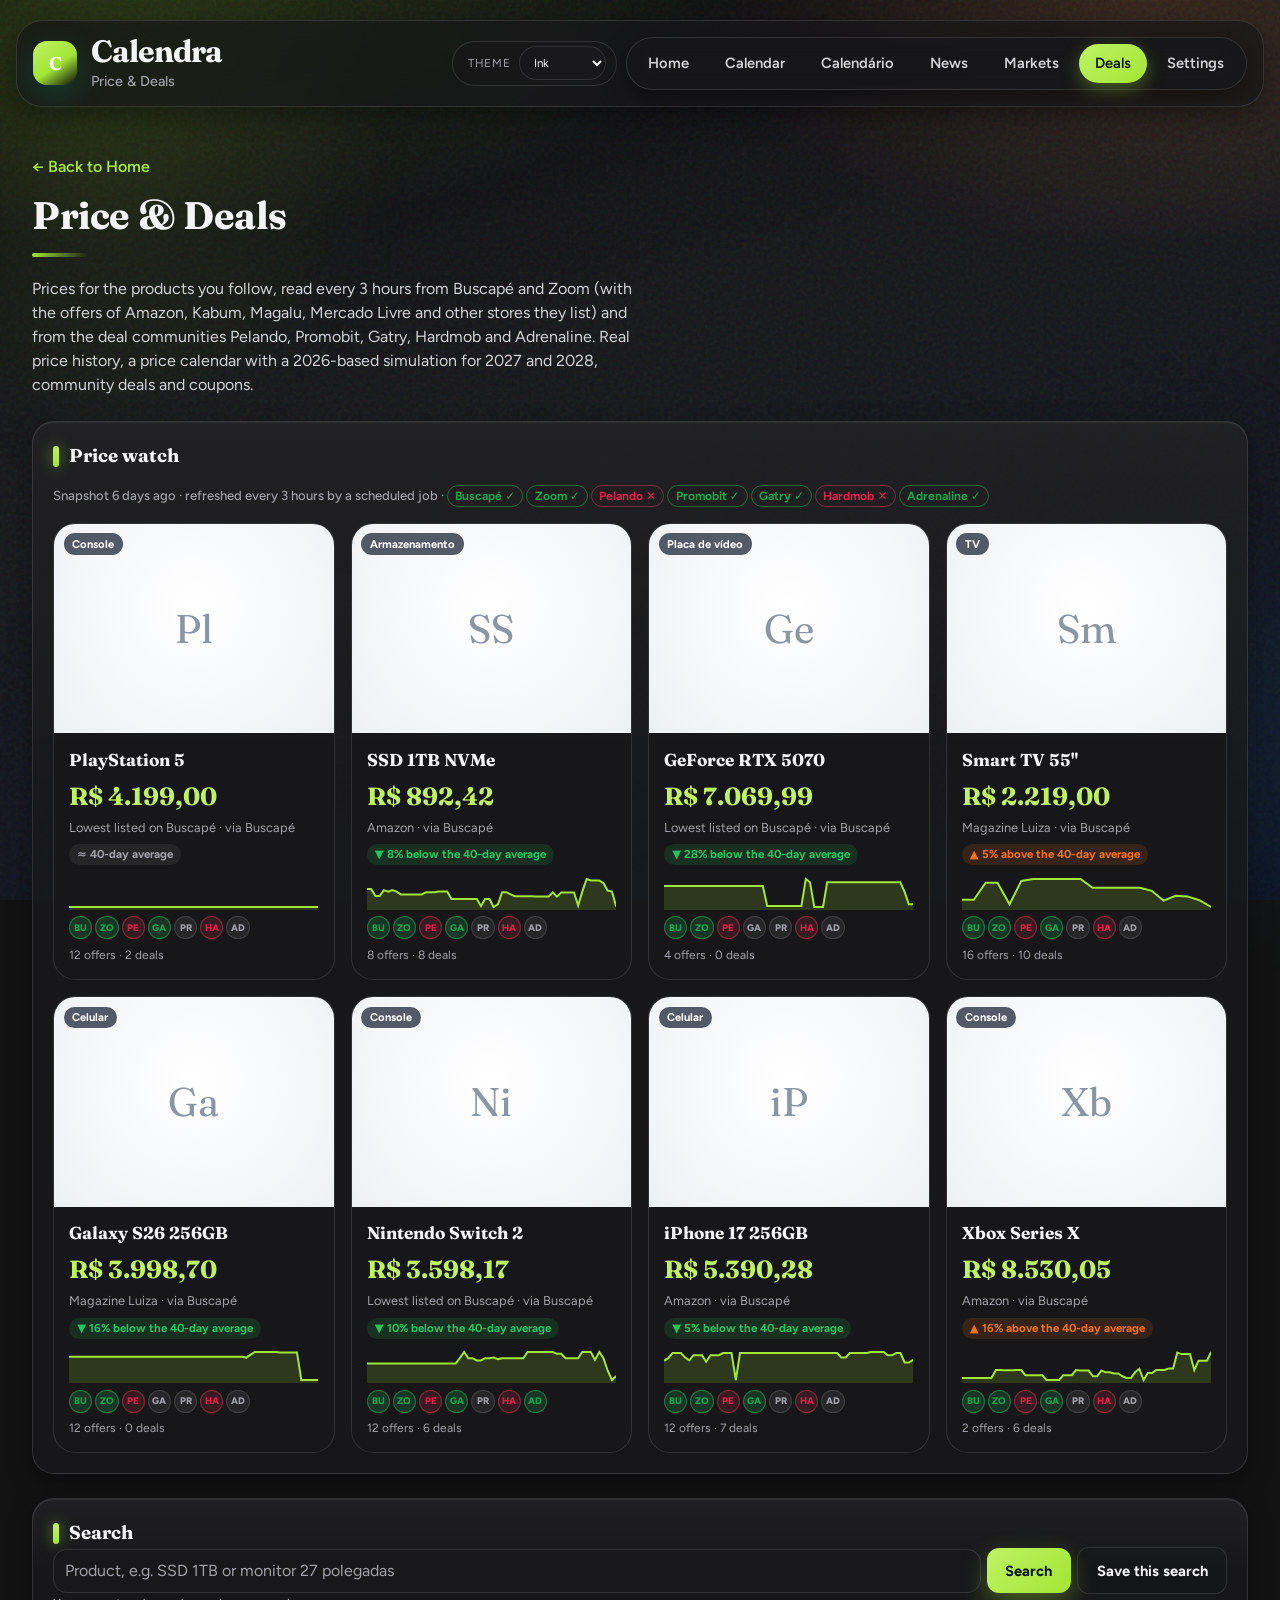
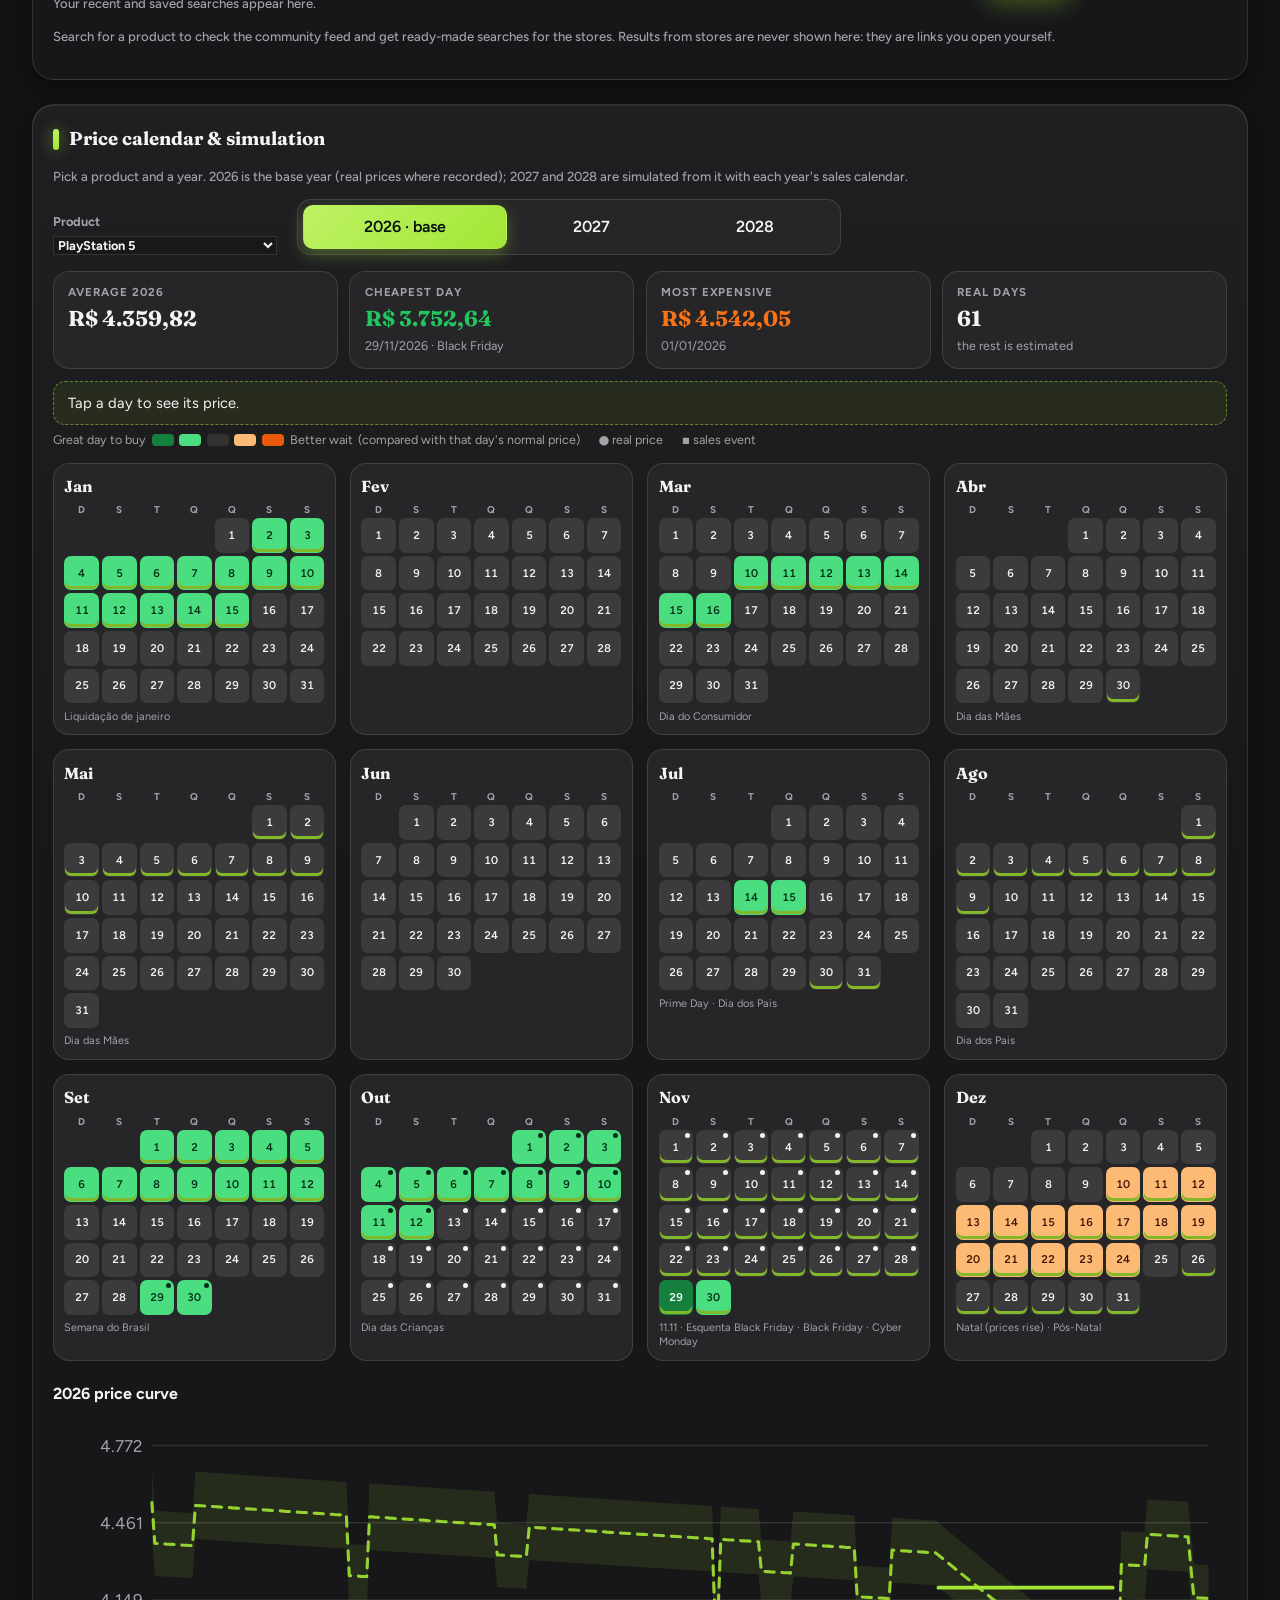
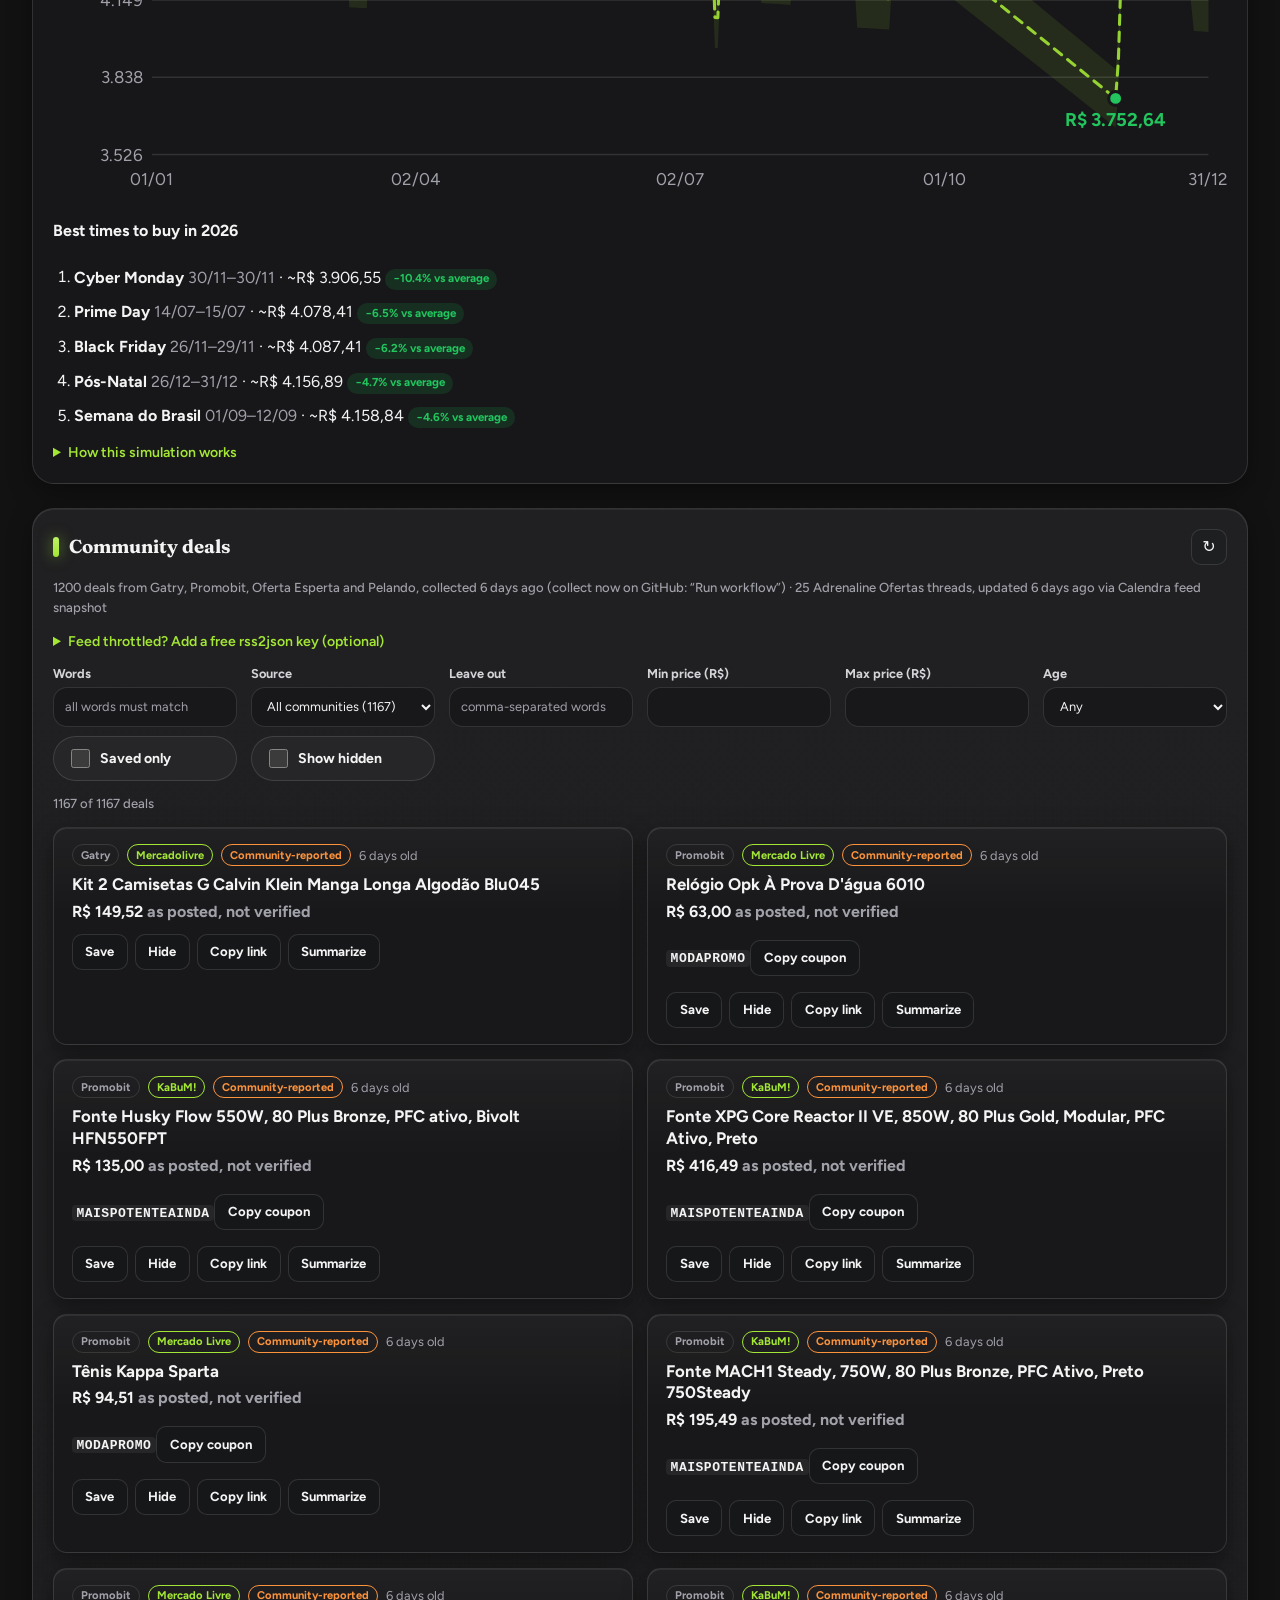
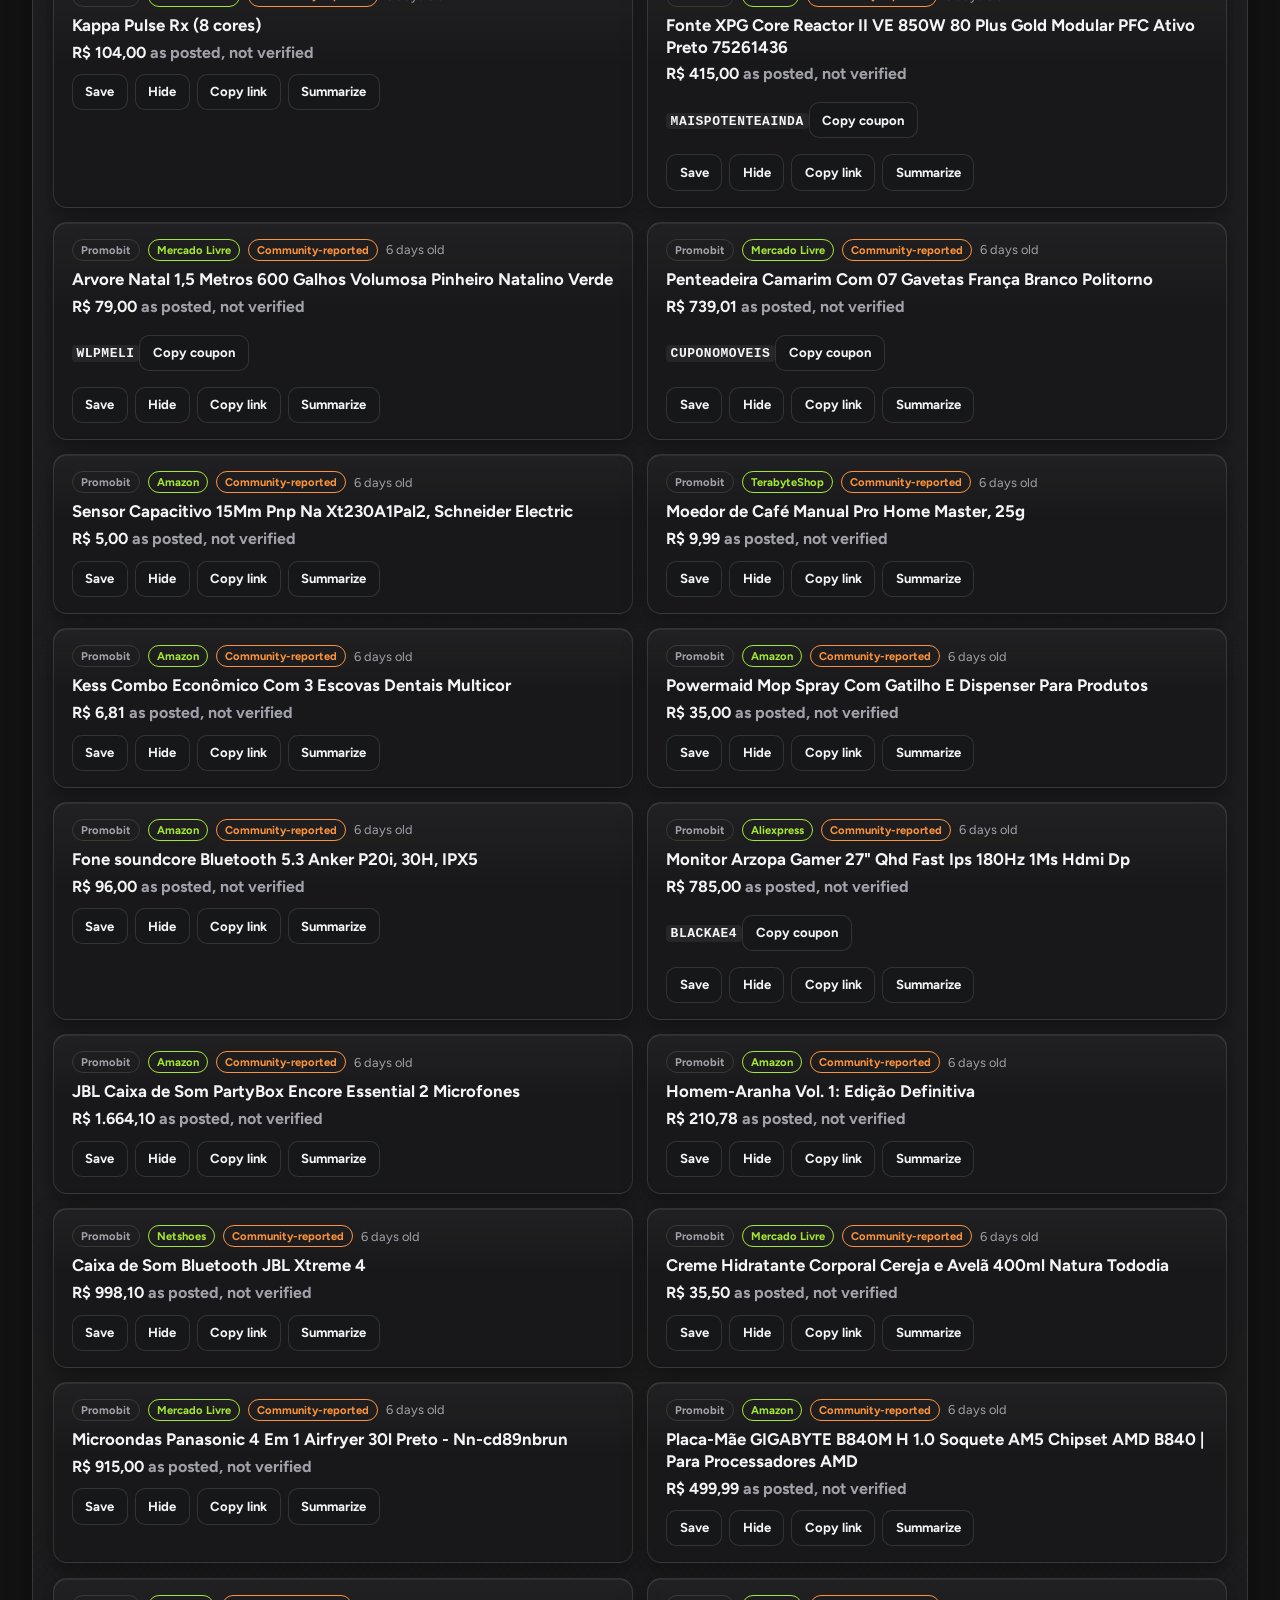
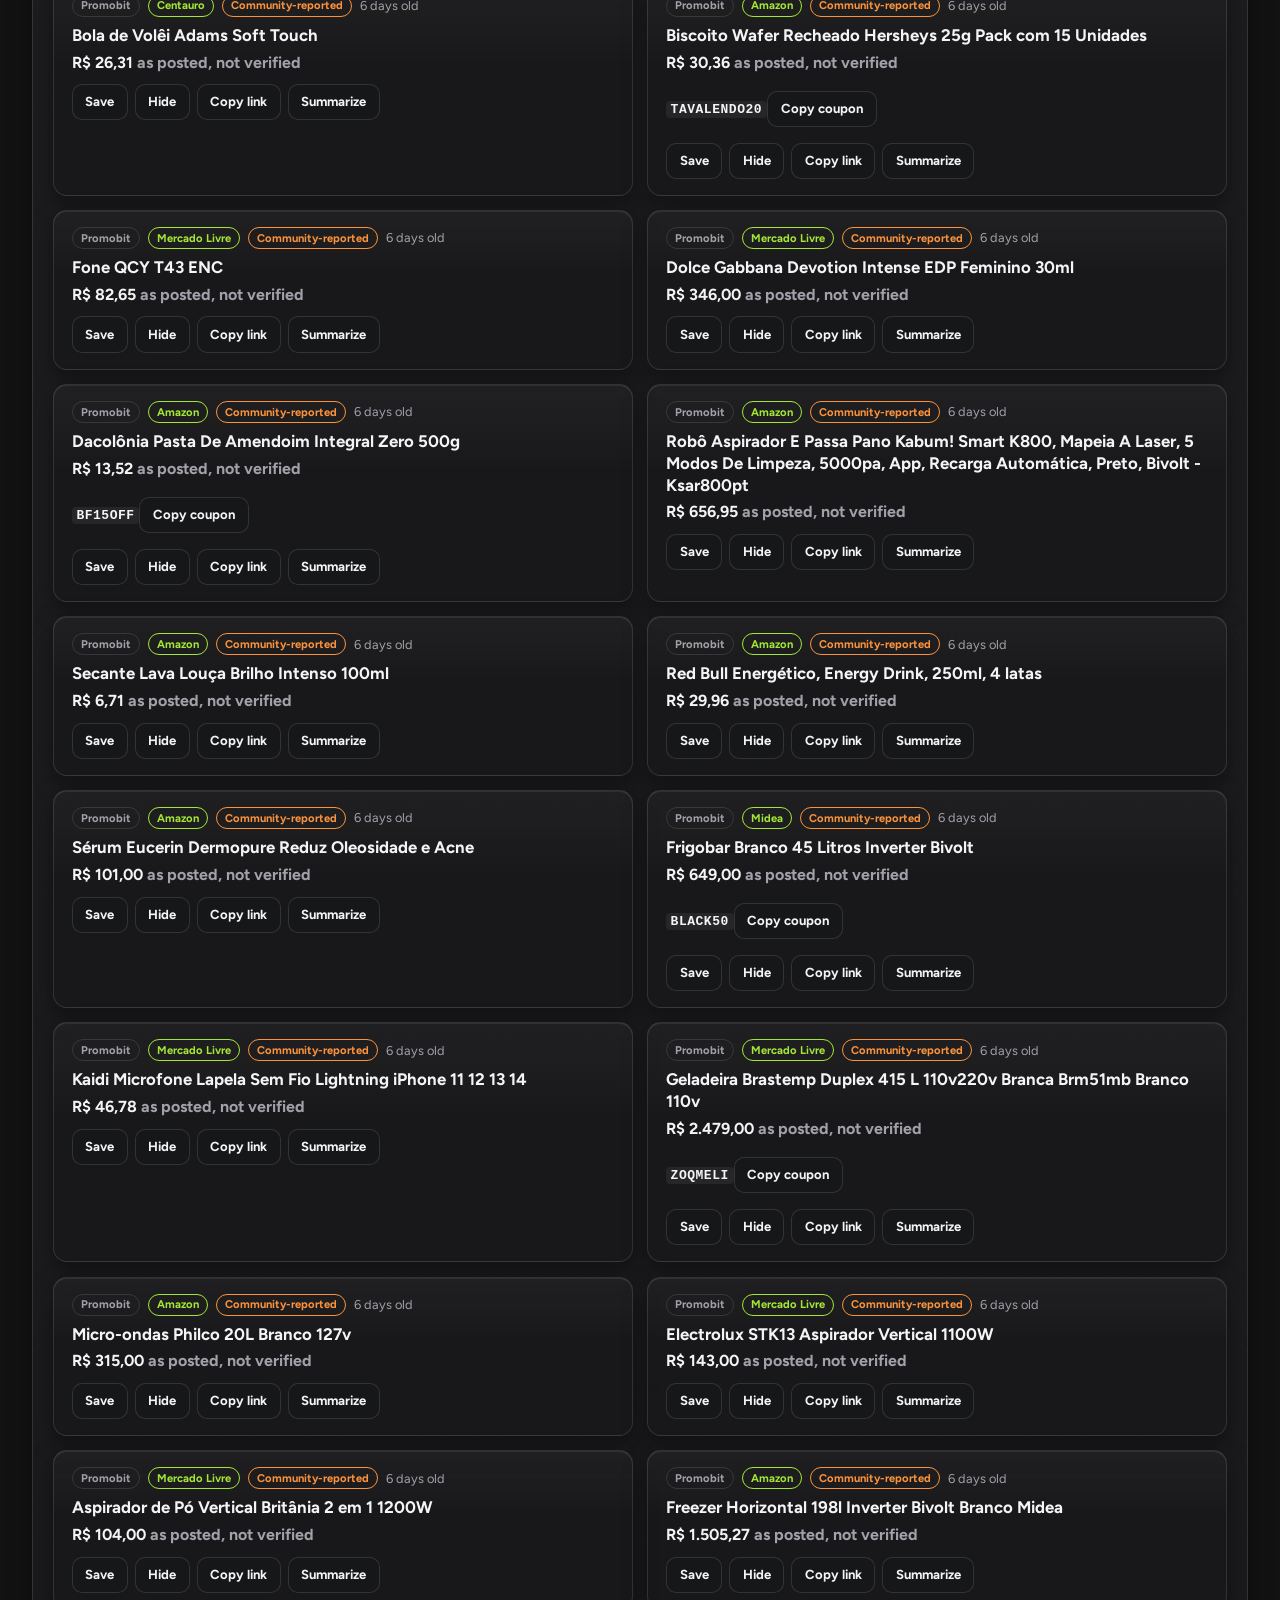
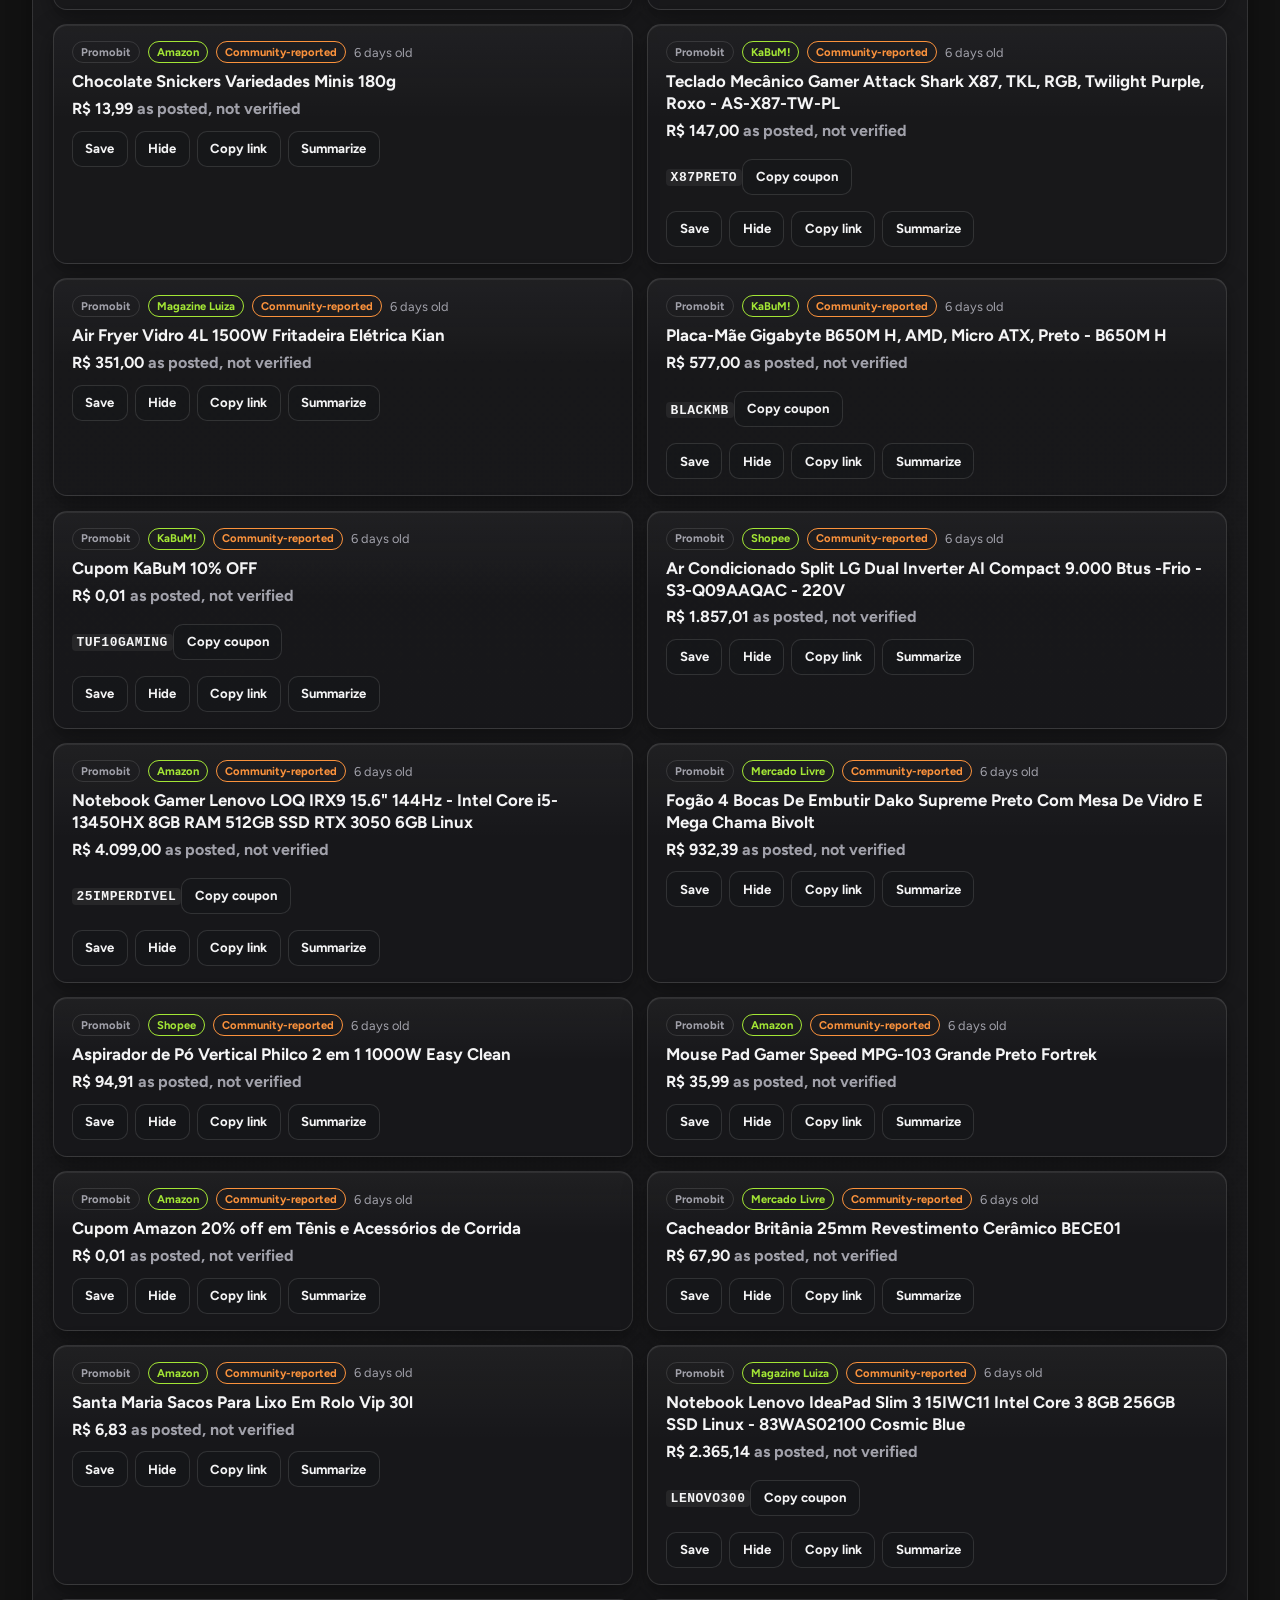
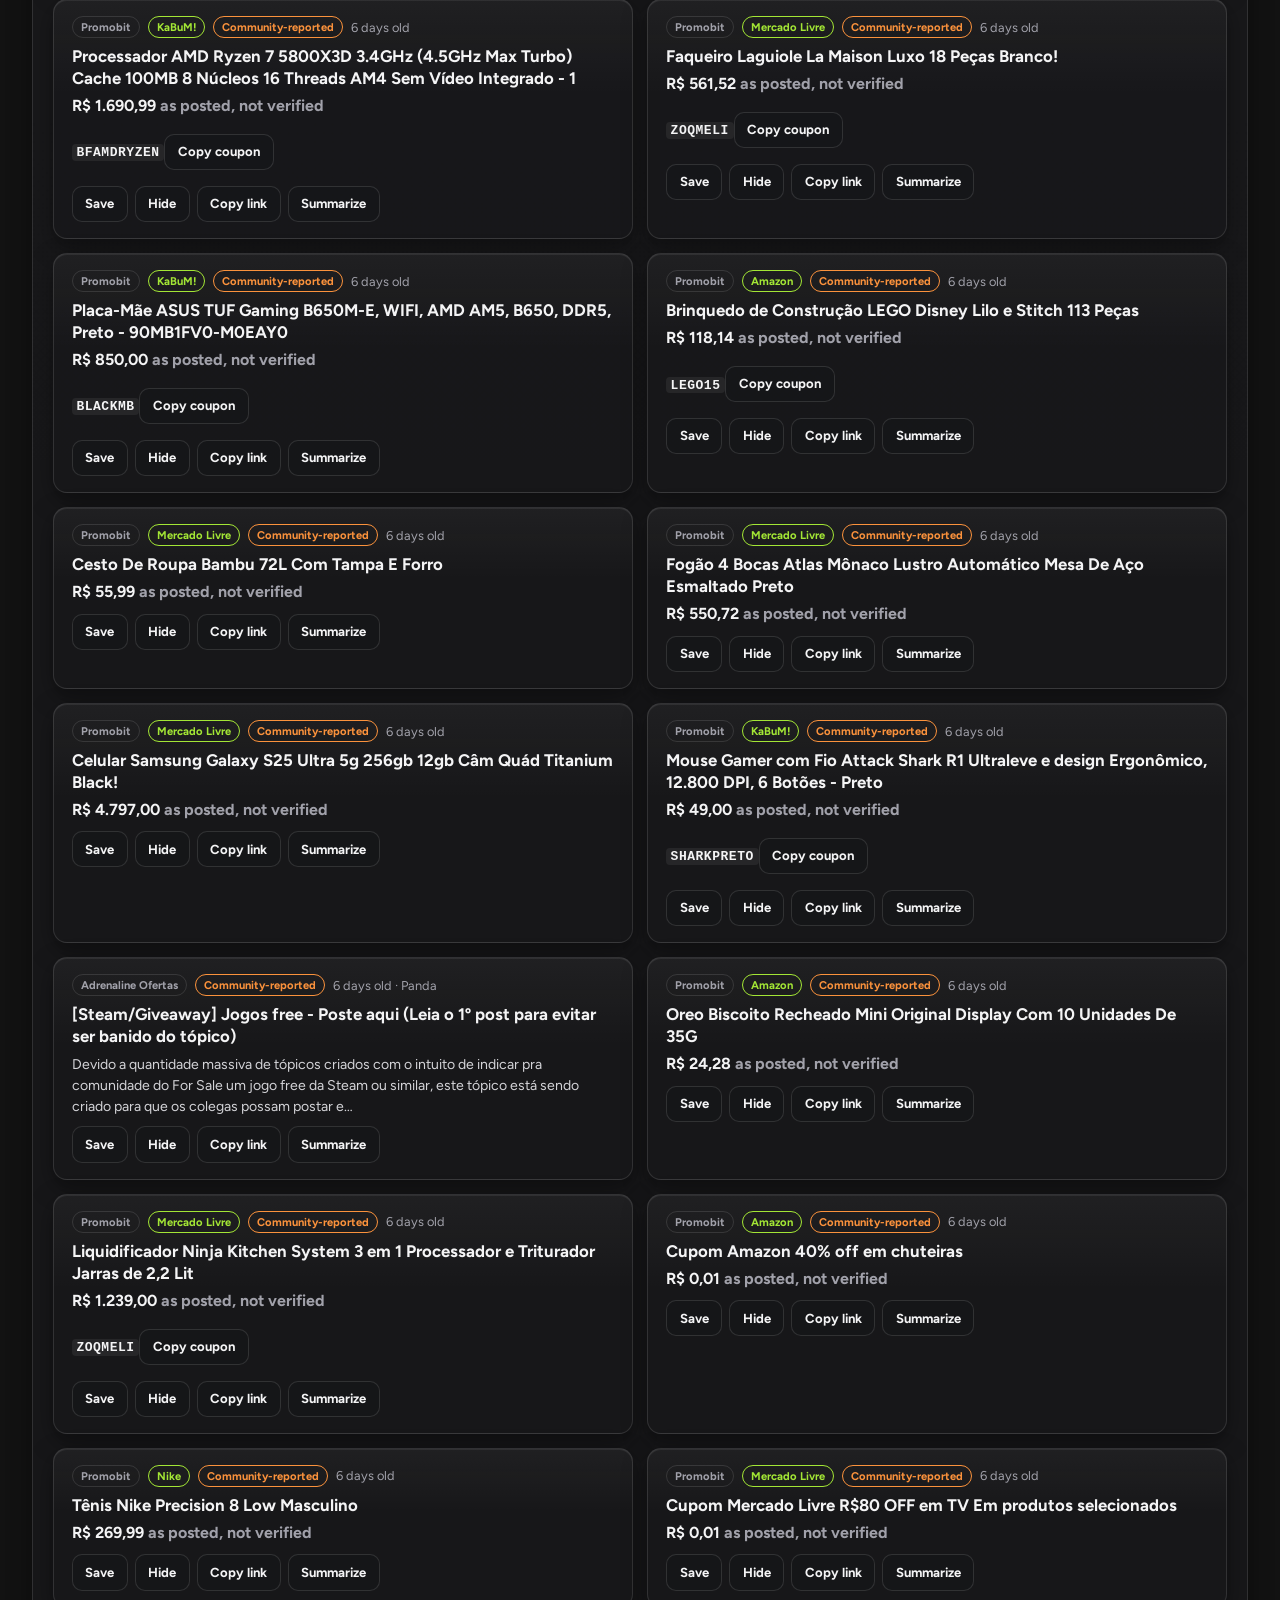
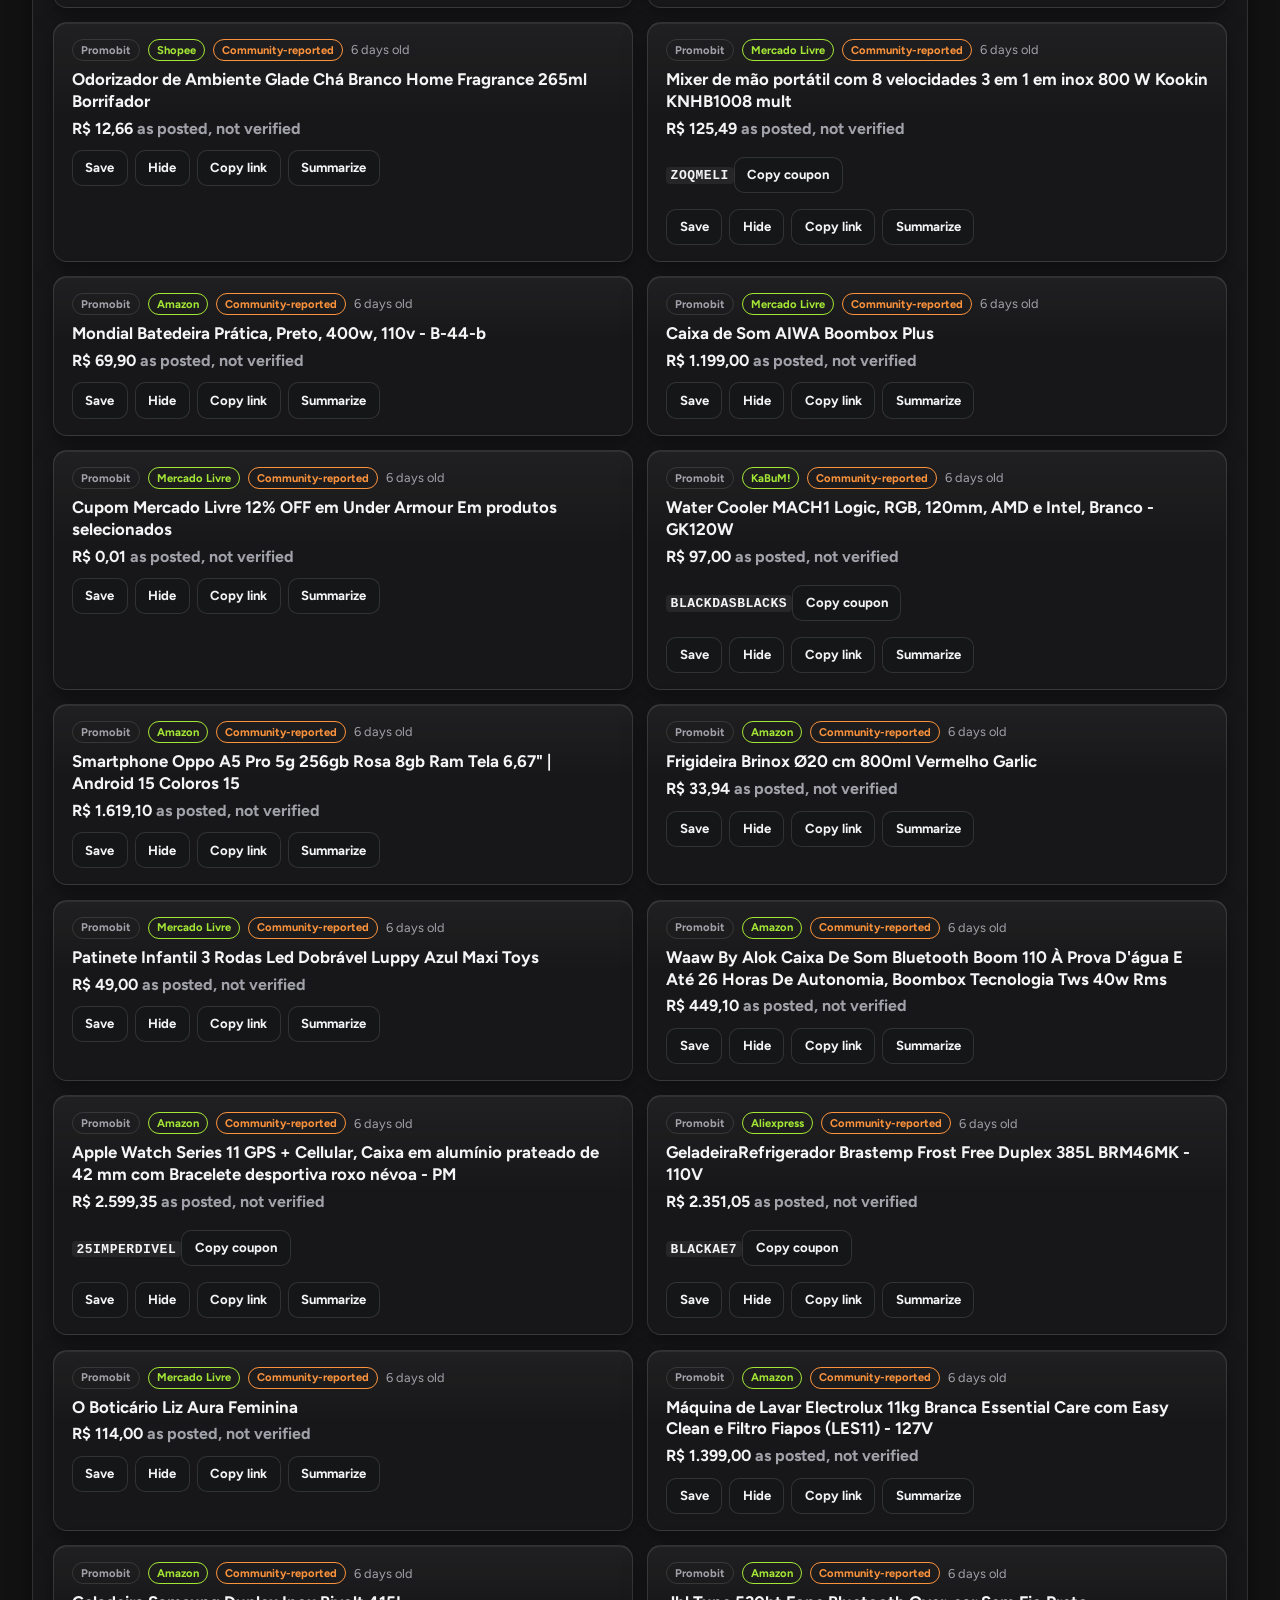
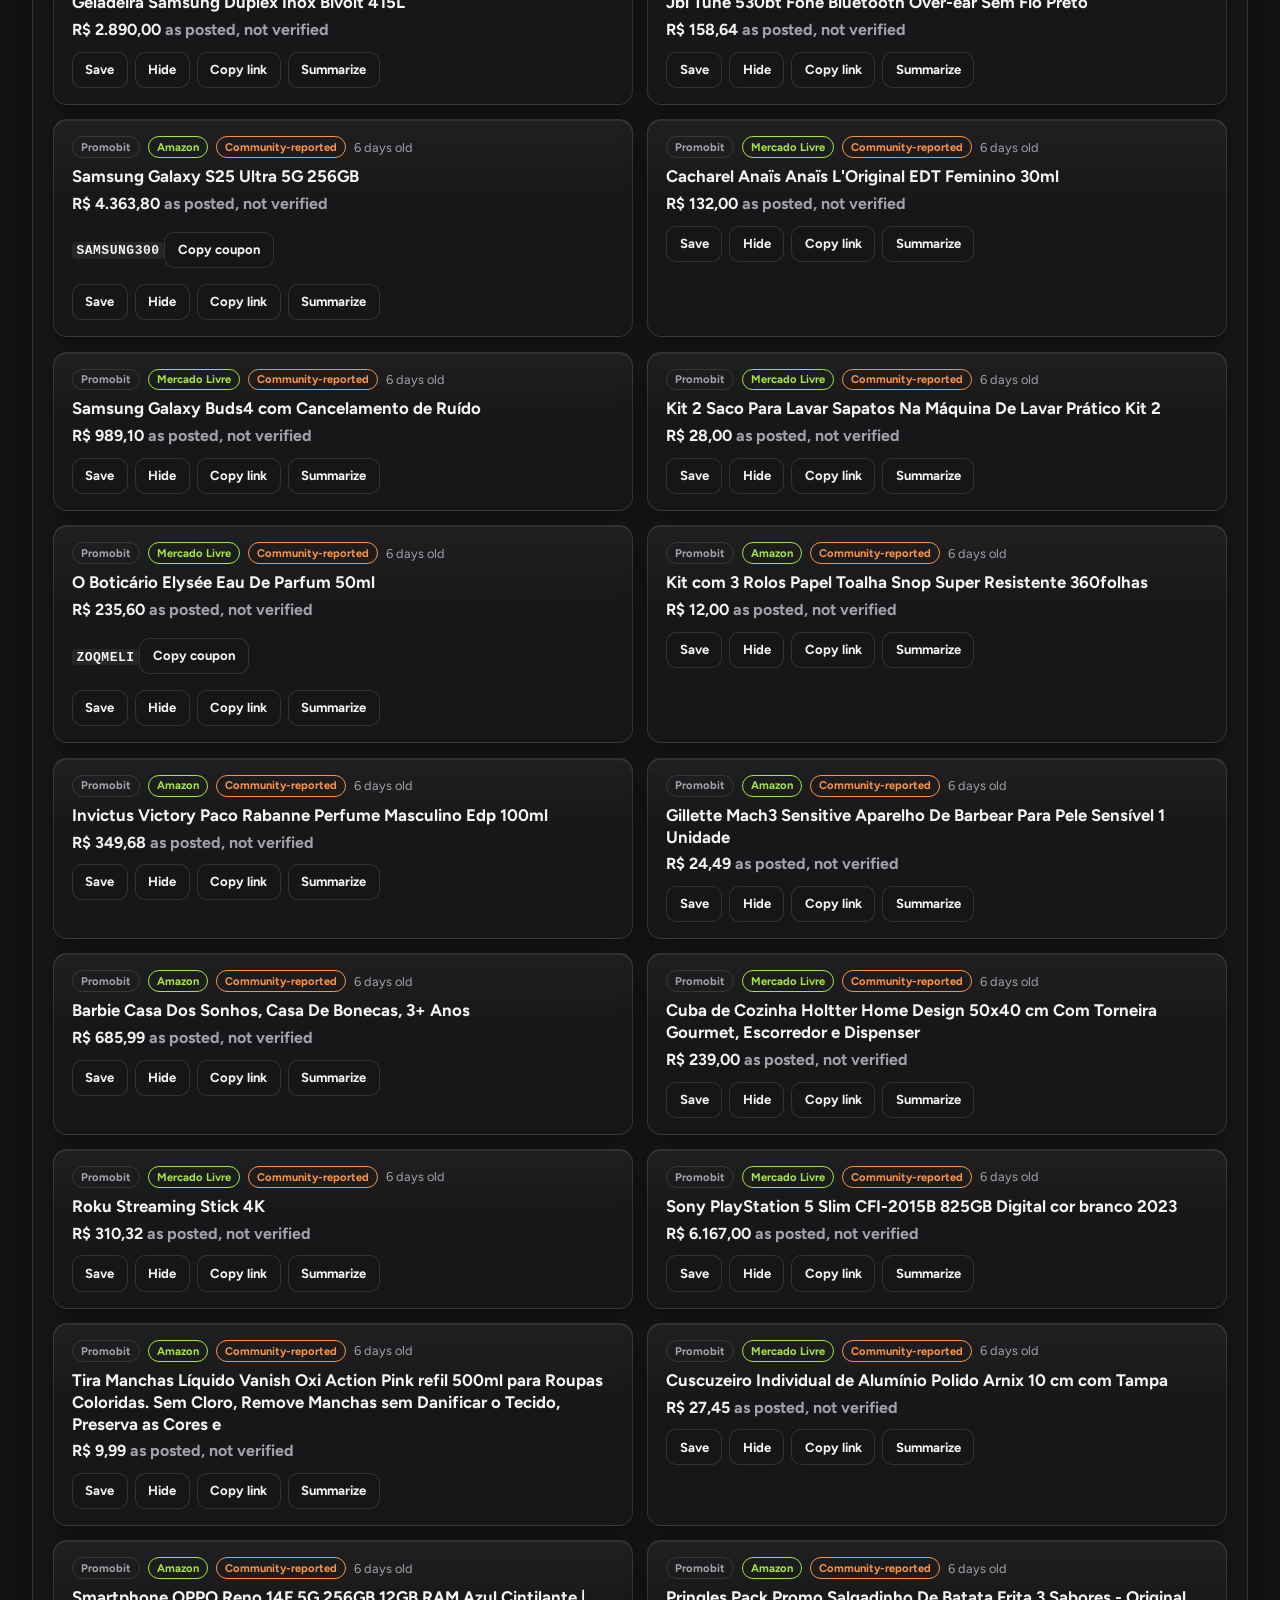
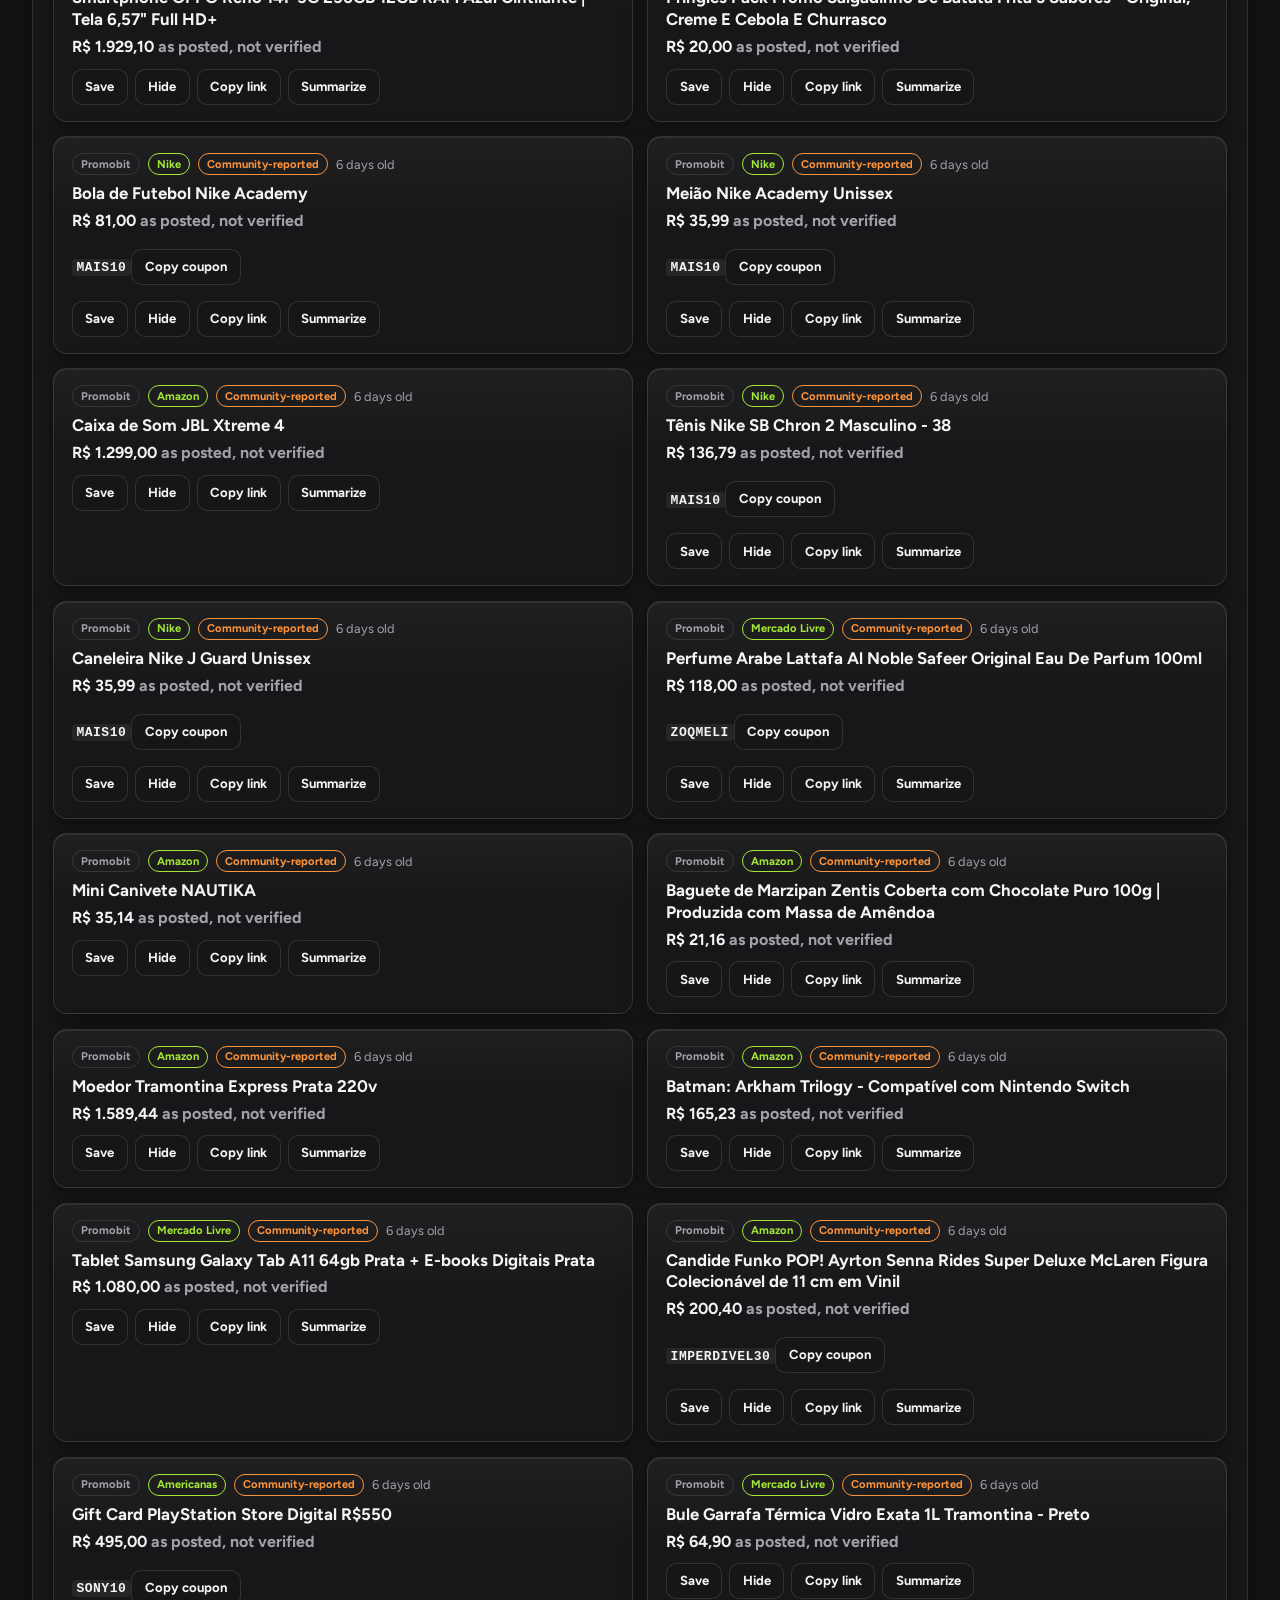
<file: deals.html>
<!DOCTYPE html>
<html lang="en" data-theme="ink" data-mode="dark">
  <head>
    <meta charset="UTF-8" />
    <meta name="viewport" content="width=device-width, initial-scale=1.0" />
    <meta name="description" content="Calendra — Price &amp; Deals: price watch, price history, a 2026–2028 price calendar, community deals and coupons." />
    <title>Calendra — Deals</title>
    <link rel="icon" href="data:image/svg+xml,%3Csvg xmlns='http://www.w3.org/2000/svg' viewBox='0 0 64 64'%3E%3Crect width='64' height='64' rx='16' fill='%230b1620'/%3E%3Cpath d='M18 14h28v8H18zm0 14h12v22H18zm16 0h12v10H34zm0 14h12v8H34z' fill='%23a3e635'/%3E%3C/svg%3E" />
    <link rel="stylesheet" href="css/styles.css?v=20261107r" />
    <script>
      try {
        var t = localStorage.getItem("calendra.theme.v1") || "ink";
        document.documentElement.dataset.theme = t;
        var dark = ["midnight", "ocean", "ink", "black", "aurora"].indexOf(t) !== -1;
        document.documentElement.dataset.mode = dark ? "dark" : "light";
      } catch (e) {}
    </script>
  </head>
  <body>
    <div class="app-shell">
      <header class="topbar">
        <a class="brand" href="index.html" aria-label="Back to Home">
          <div class="brand-mark" aria-hidden="true">C</div>
          <div class="brand-text">
            <h1>Calendra</h1>
            <p>Price &amp; Deals</p>
          </div>
        </a>
        <div class="topbar-tools">
          <nav class="nav-links" aria-label="Principal">
            <a href="index.html">Home</a>
            <a href="dashboard.html">Calendar</a>
            <a href="calendario.html">Calendário</a>
            <a href="news.html">News</a>
            <a href="markets.html">Markets</a>
            <a href="deals.html" class="active" aria-current="page">Deals</a>
            <a href="settings.html">Settings</a>
          </nav>
        </div>
      </header>

      <main class="module-page wide" id="main">
        <p class="back-home"><a href="index.html">&larr; Back to Home</a></p>
        <h2 class="module-title">Price &amp; Deals</h2>
        <p class="module-lead">
          Prices for the products you follow, read every 3 hours from Buscapé and Zoom (with the offers of Amazon, Kabum, Magalu,
          Mercado Livre and other stores they list) and from the deal communities Pelando, Promobit, Gatry, Hardmob and Adrenaline.
          Real price history, a price calendar with a 2026-based simulation for 2027 and 2028, community deals and coupons.
        </p>

        <section class="market-section pw-section" aria-labelledby="pw-h">
          <div class="rates-head">
            <h3 id="pw-h">Price watch</h3>
          </div>
          <p class="status-line" id="price-watch-status" role="status">Loading the price snapshot…</p>
          <div id="price-watch" aria-live="polite"></div>
        </section>

        <section class="market-section" aria-labelledby="search-h">
          <h3 id="search-h">Search</h3>
          <form id="deal-search" class="inline-form search-bar" role="search" autocomplete="off">
            <label for="deal-q" class="sr-only">Product</label>
            <input id="deal-q" type="search" placeholder="Product, e.g. SSD 1TB or monitor 27 polegadas" required />
            <button type="submit" class="btn btn-primary">Search</button>
            <button type="button" class="btn btn-ghost" id="save-search">Save this search</button>
          </form>
          <div class="chip-row" id="recent-searches" aria-label="Recent and saved searches"></div>
          <div id="deal-results" aria-live="polite"></div>
        </section>

        <section class="market-section pc-section" id="price-calendar-section" aria-labelledby="pc-h">
          <h3 id="pc-h">Price calendar &amp; simulation</h3>
          <p class="status-line">Pick a product and a year. 2026 is the base year (real prices where recorded); 2027 and 2028 are simulated from it with each year's sales calendar.</p>
          <div id="price-calendar"></div>
        </section>

        <section class="market-section" aria-labelledby="feed-h">
          <div class="rates-head">
            <h3 id="feed-h">Community deals</h3>
            <button type="button" class="btn-icon" id="feed-refresh" title="Reload every source now" aria-label="Reload the community deals">↻</button>
          </div>
          <p class="status-line" id="feed-status" role="status"></p>
          <details class="how-details" id="feed-key-details">
            <summary>Feed throttled? Add a free rss2json key (optional)</summary>
            <p class="status-line">
              The feed is read through rss2json.com, which limits free use per address. A free key from rss2json.com removes the limit.
              It is stored only in this browser and sent only to rss2json.com. The News page uses the same key.
            </p>
            <form id="feed-key-form" class="inline-form" autocomplete="off">
              <label for="feed-key" class="sr-only">rss2json key</label>
              <input id="feed-key" type="text" autocomplete="off" spellcheck="false" placeholder="rss2json API key" />
              <button type="submit" class="btn btn-ghost btn-sm">Save key and refresh</button>
            </form>
          </details>
          <form id="feed-filters" class="deal-form filter-grid" autocomplete="off">
            <label>Words<input id="f-q" type="text" placeholder="all words must match" /></label>
            <label>Source
              <select id="f-source"><option value="">All communities</option></select>
            </label>
            <label>Leave out<input id="f-exclude" type="text" placeholder="comma-separated words" /></label>
            <label>Min price (R$)<input id="f-min" type="text" inputmode="decimal" /></label>
            <label>Max price (R$)<input id="f-max" type="text" inputmode="decimal" /></label>
            <label>Age
              <select id="f-age"><option value="0">Any</option><option value="24">Last 24 hours</option><option value="72">Last 3 days</option><option value="168">Last 7 days</option></select>
            </label>
            <label class="check-pill"><input type="checkbox" id="f-saved" /><span>Saved only</span></label>
            <label class="check-pill"><input type="checkbox" id="f-hidden" /><span>Show hidden</span></label>
          </form>
          <p class="status-line" id="feed-count" role="status"></p>
          <div id="thread-list" class="thread-list"></div>
          <p class="status-line">
            Deals from Gatry, Promobit, Oferta Esperta and Pelando are collected every 30 minutes by the site's own scheduled job
            (the last 7 days are kept, so a search covers about a week, not only the newest page); Adrenaline Ofertas is its RSS feed.
            Prices are what the community posted and are not checked. Community activity does not mean an offer is genuine or still valid.
          </p>
        </section>

        <section class="market-section" aria-labelledby="coupons-h">
          <h3 id="coupons-h">Find coupons</h3>
          <p class="status-line">
            Looks for coupon codes that people post in the community feed, and gives you ready searches on coupon sites. This page only
            finds: nothing is registered or stored, and Calendra cannot tell whether a code still works.
          </p>
          <form id="coupon-search" class="inline-form search-bar" role="search" autocomplete="off">
            <label for="coupon-q" class="sr-only">Store or product</label>
            <input id="coupon-q" type="search" placeholder="Store or product, e.g. Kabum, Amazon, SSD" />
            <button type="submit" class="btn btn-primary">Find coupons</button>
          </form>
          <div class="chip-row" id="coupon-chips" aria-label="Popular stores"></div>
          <div id="coupon-results" aria-live="polite"></div>
        </section>

        <section class="market-section" aria-labelledby="status-h">
          <h3 id="status-h">Sources and what they allow</h3>
          <p class="status-line">Checked on 2026-11-07. Pages are read only where robots.txt allows, with an honest user agent; a site that refuses is reported, never bypassed.</p>
          <ul class="source-status" id="provider-status"></ul>
        </section>
      </main>

      <footer class="site-footer">
        <span>Calendra · crafted for clarity</span>
        <span>Live at <a href="https://lcarlini.github.io/Calendra/" target="_blank" rel="noopener">lcarlini.github.io/Calendra</a></span>
      </footer>
    </div>
    <script type="module" src="js/deals/deals-page.js"></script>
  </body>
</html>
</file>
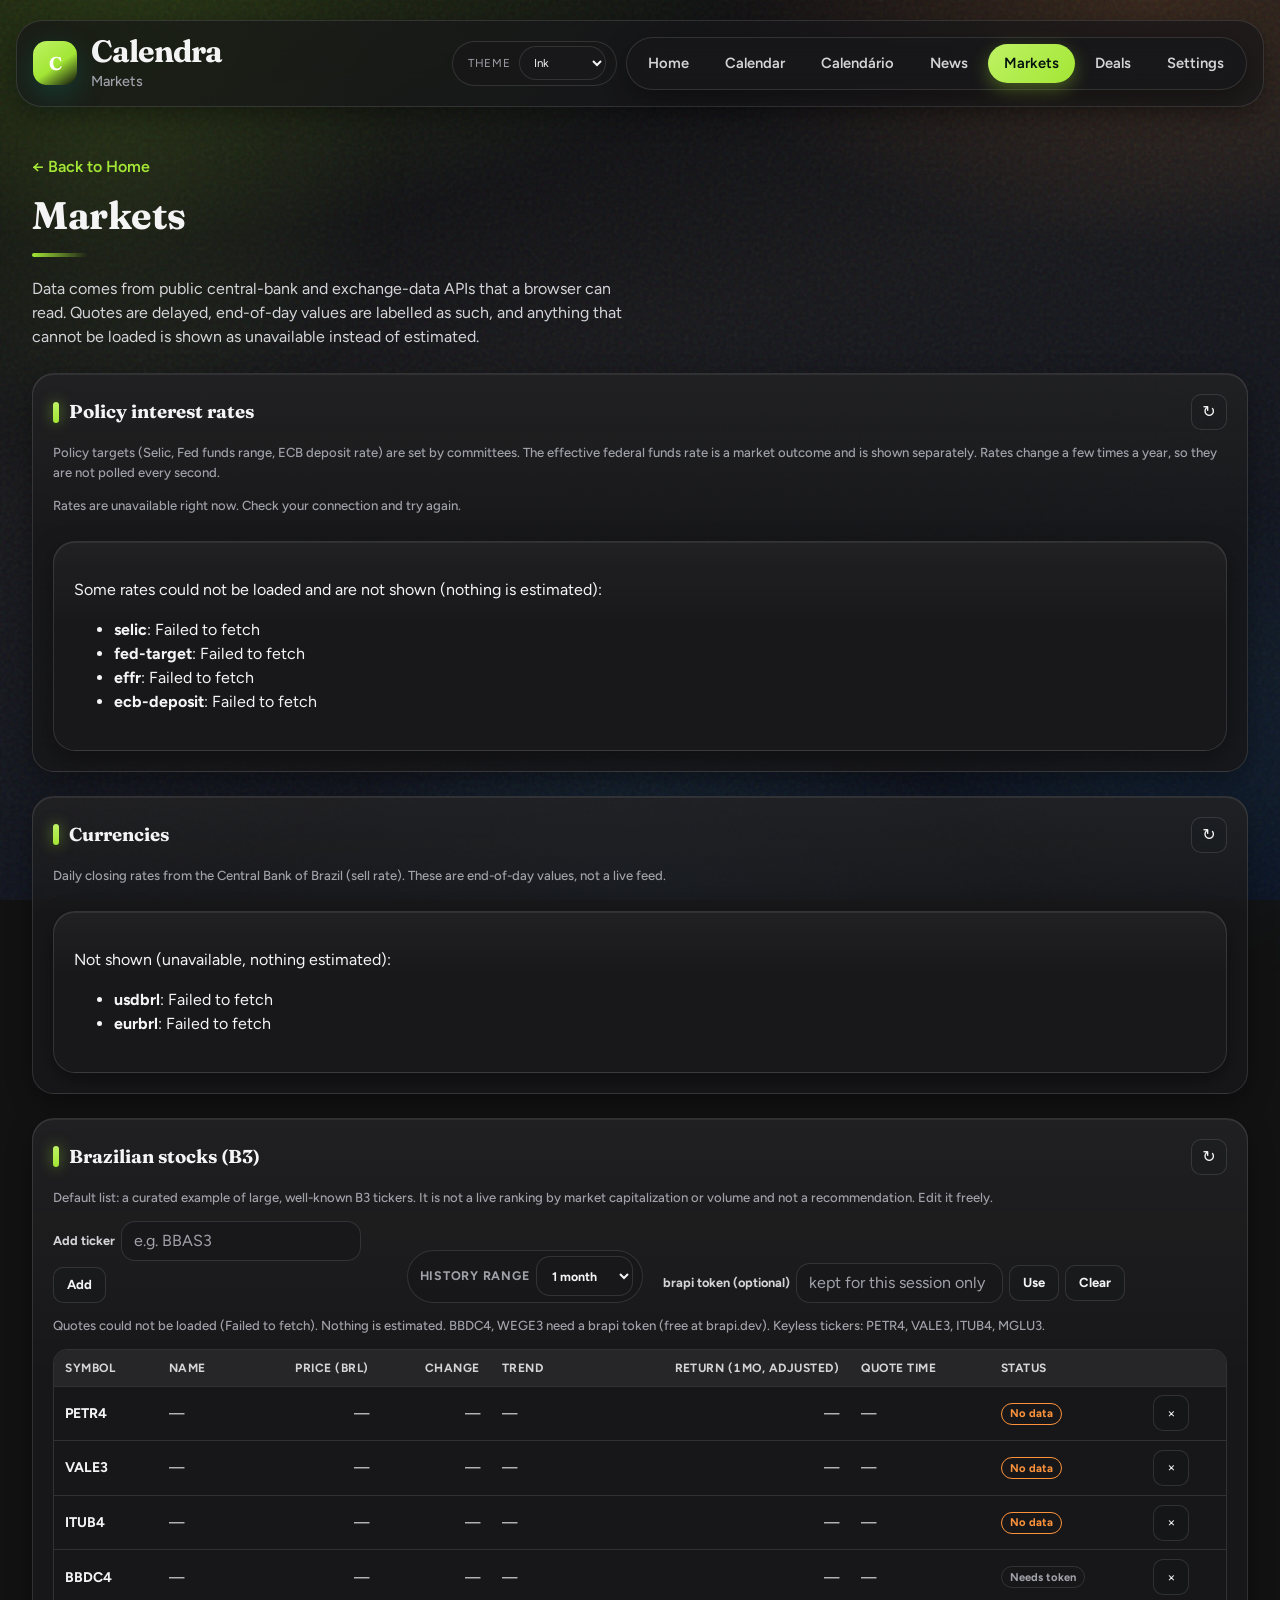
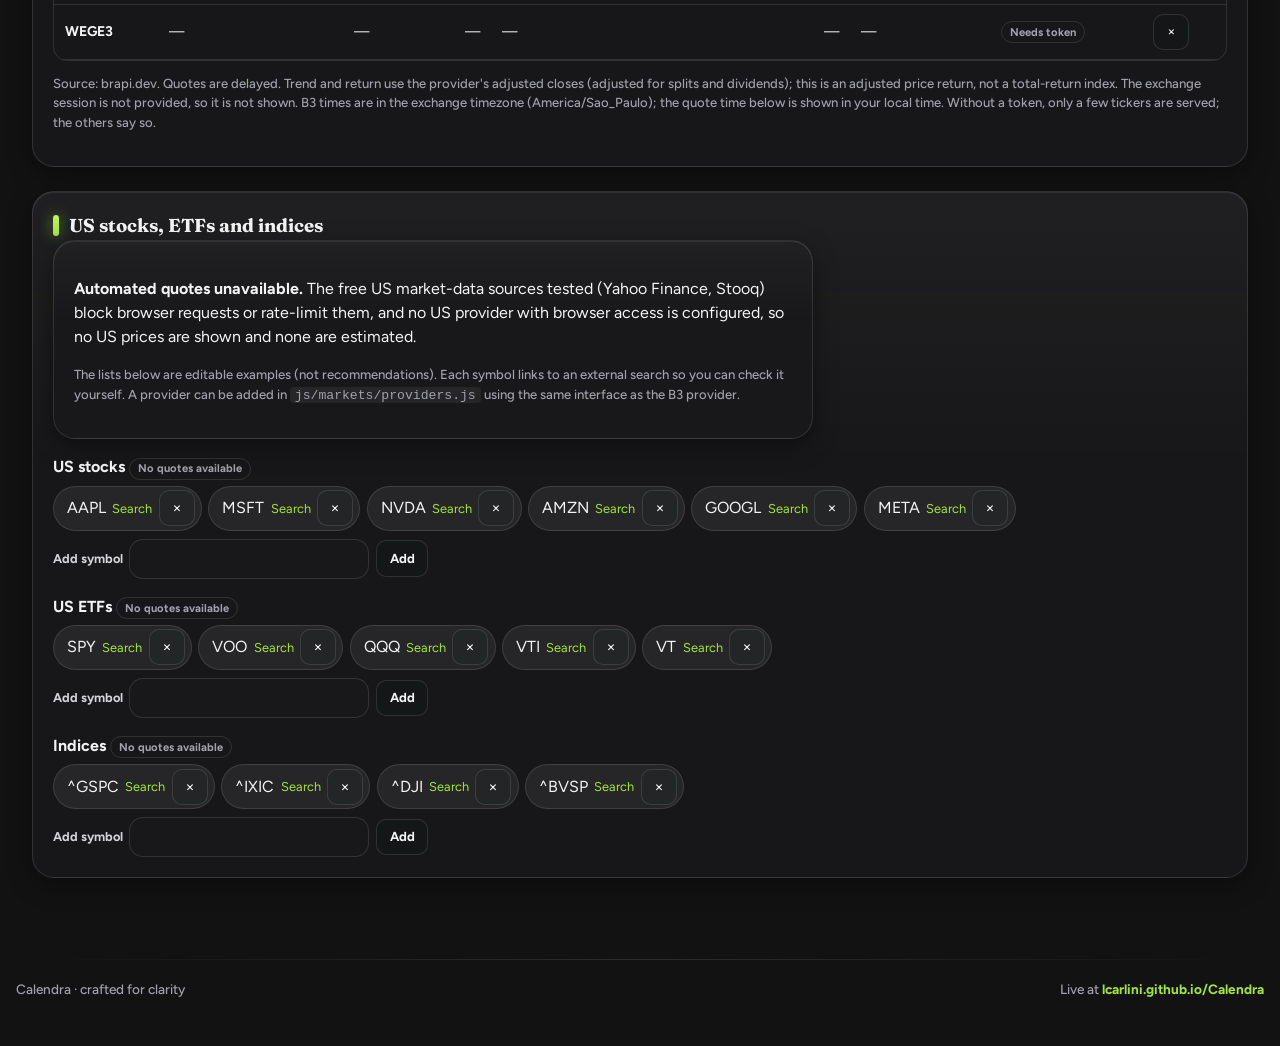
<file: markets.html>
<!DOCTYPE html>
<html lang="en" data-theme="ink" data-mode="dark">
  <head>
    <meta charset="UTF-8" />
    <meta name="viewport" content="width=device-width, initial-scale=1.0" />
    <meta name="description" content="Calendra — Markets: policy rates, currencies and Brazilian stocks from public APIs." />
    <title>Calendra — Markets</title>
    <link rel="icon" href="data:image/svg+xml,%3Csvg xmlns='http://www.w3.org/2000/svg' viewBox='0 0 64 64'%3E%3Crect width='64' height='64' rx='16' fill='%230b1620'/%3E%3Cpath d='M18 14h28v8H18zm0 14h12v22H18zm16 0h12v10H34zm0 14h12v8H34z' fill='%23a3e635'/%3E%3C/svg%3E" />
    <link rel="stylesheet" href="css/styles.css?v=20261107r" />
    <script>
      try {
        var t = localStorage.getItem("calendra.theme.v1") || "ink";
        document.documentElement.dataset.theme = t;
        var dark = ["midnight", "ocean", "ink", "black", "aurora"].indexOf(t) !== -1;
        document.documentElement.dataset.mode = dark ? "dark" : "light";
      } catch (e) {}
    </script>
  </head>
  <body>
    <div class="app-shell">
      <header class="topbar">
        <a class="brand" href="index.html" aria-label="Back to Home">
          <div class="brand-mark" aria-hidden="true">C</div>
          <div class="brand-text">
            <h1>Calendra</h1>
            <p>Markets</p>
          </div>
        </a>
        <div class="topbar-tools">
          <nav class="nav-links" aria-label="Principal">
            <a href="index.html">Home</a>
            <a href="dashboard.html">Calendar</a>
            <a href="calendario.html">Calendário</a>
            <a href="news.html">News</a>
            <a href="markets.html" class="active" aria-current="page">Markets</a>
            <a href="deals.html">Deals</a>
            <a href="settings.html">Settings</a>
          </nav>
        </div>
      </header>

      <main class="module-page wide" id="main">
        <p class="back-home"><a href="index.html">&larr; Back to Home</a></p>
        <h2 class="module-title">Markets</h2>
        <p class="module-lead">
          Data comes from public central-bank and exchange-data APIs that a browser can read. Quotes are delayed, end-of-day
          values are labelled as such, and anything that cannot be loaded is shown as unavailable instead of estimated.
        </p>

        <section class="market-section" aria-labelledby="rates-h">
          <div class="rates-head">
            <h3 id="rates-h">Policy interest rates</h3>
            <button type="button" class="btn-icon" id="rates-refresh" title="Refresh rates" aria-label="Refresh policy rates">↻</button>
          </div>
          <p class="status-line">
            Policy targets (Selic, Fed funds range, ECB deposit rate) are set by committees. The effective federal funds rate is a
            market outcome and is shown separately. Rates change a few times a year, so they are not polled every second.
          </p>
          <div id="rates-grid" aria-live="polite"></div>
        </section>

        <section class="market-section" aria-labelledby="fx-h">
          <div class="rates-head">
            <h3 id="fx-h">Currencies</h3>
            <button type="button" class="btn-icon" id="fx-refresh" title="Refresh currencies" aria-label="Refresh currencies">↻</button>
          </div>
          <p class="status-line">Daily closing rates from the Central Bank of Brazil (sell rate). These are end-of-day values, not a live feed.</p>
          <div id="fx-grid" class="rates-grid" aria-live="polite"></div>
        </section>

        <section class="market-section" aria-labelledby="br-h">
          <div class="rates-head">
            <h3 id="br-h">Brazilian stocks (B3)</h3>
            <button type="button" class="btn-icon" id="br-refresh" title="Refresh quotes" aria-label="Refresh B3 quotes">↻</button>
          </div>
          <p class="status-line">
            Default list: a curated example of large, well-known B3 tickers. It is not a live ranking by market capitalization or
            volume and not a recommendation. Edit it freely.
          </p>
          <div class="market-toolbar">
            <form id="br-add" class="inline-form" autocomplete="off">
              <label for="br-symbol">Add ticker</label>
              <input id="br-symbol" type="text" placeholder="e.g. BBAS3" maxlength="8" required pattern="[A-Za-z]{4}[0-9]{1,2}[A-Za-z]?" />
              <button type="submit" class="btn btn-ghost btn-sm">Add</button>
            </form>
            <label class="tool-field">
              <span>History range</span>
              <select id="br-range" aria-label="History range">
                <option value="5d">5 days</option>
                <option value="1mo" selected>1 month</option>
                <option value="6mo">6 months</option>
                <option value="1y">1 year</option>
                <option value="5y">5 years</option>
              </select>
            </label>
            <form id="br-token-form" class="inline-form" autocomplete="off">
              <label for="br-token">brapi token (optional)</label>
              <input id="br-token" type="password" placeholder="kept for this session only" autocomplete="off" />
              <button type="submit" class="btn btn-ghost btn-sm">Use</button>
              <button type="button" class="btn btn-ghost btn-sm" id="br-token-clear">Clear</button>
            </form>
          </div>
          <p class="status-line" id="br-status" role="status"></p>
          <div class="table-scroll" tabindex="0" role="region" aria-label="B3 quotes table (scrolls sideways on small screens)">
            <table class="data-table" id="br-table">
              <caption class="sr-only">B3 quotes</caption>
              <thead>
                <tr>
                  <th scope="col">Symbol</th>
                  <th scope="col">Name</th>
                  <th scope="col" class="num">Price (BRL)</th>
                  <th scope="col" class="num">Change</th>
                  <th scope="col">Trend</th>
                  <th scope="col" class="num" id="br-return-head">Return</th>
                  <th scope="col">Quote time</th>
                  <th scope="col">Status</th>
                  <th scope="col"><span class="sr-only">Remove</span></th>
                </tr>
              </thead>
              <tbody></tbody>
            </table>
          </div>
          <p class="status-line">
            Source: brapi.dev. Quotes are delayed. Trend and return use the provider's adjusted closes (adjusted for splits and
            dividends); this is an adjusted price return, not a total-return index. The exchange session is not provided, so it is
            not shown. B3 times are in the exchange timezone (America/Sao_Paulo); the quote time below is shown in your local time.
            Without a token, only a few tickers are served; the others say so.
          </p>
        </section>

        <section class="market-section" aria-labelledby="us-h">
          <h3 id="us-h">US stocks, ETFs and indices</h3>
          <div class="status-card" role="status">
            <p>
              <strong>Automated quotes unavailable.</strong> The free US market-data sources tested (Yahoo Finance, Stooq) block
              browser requests or rate-limit them, and no US provider with browser access is configured, so no US prices are shown
              and none are estimated.
            </p>
            <p class="status-line">
              The lists below are editable examples (not recommendations). Each symbol links to an external search so you can
              check it yourself. A provider can be added in <code>js/markets/providers.js</code> using the same interface as the
              B3 provider.
            </p>
          </div>
          <div id="us-lists"></div>
        </section>
      </main>

      <footer class="site-footer">
        <span>Calendra · crafted for clarity</span>
        <span>Live at <a href="https://lcarlini.github.io/Calendra/" target="_blank" rel="noopener">lcarlini.github.io/Calendra</a></span>
      </footer>
    </div>
    <script type="module" src="js/markets/markets-page.js"></script>
  </body>
</html>
</file>
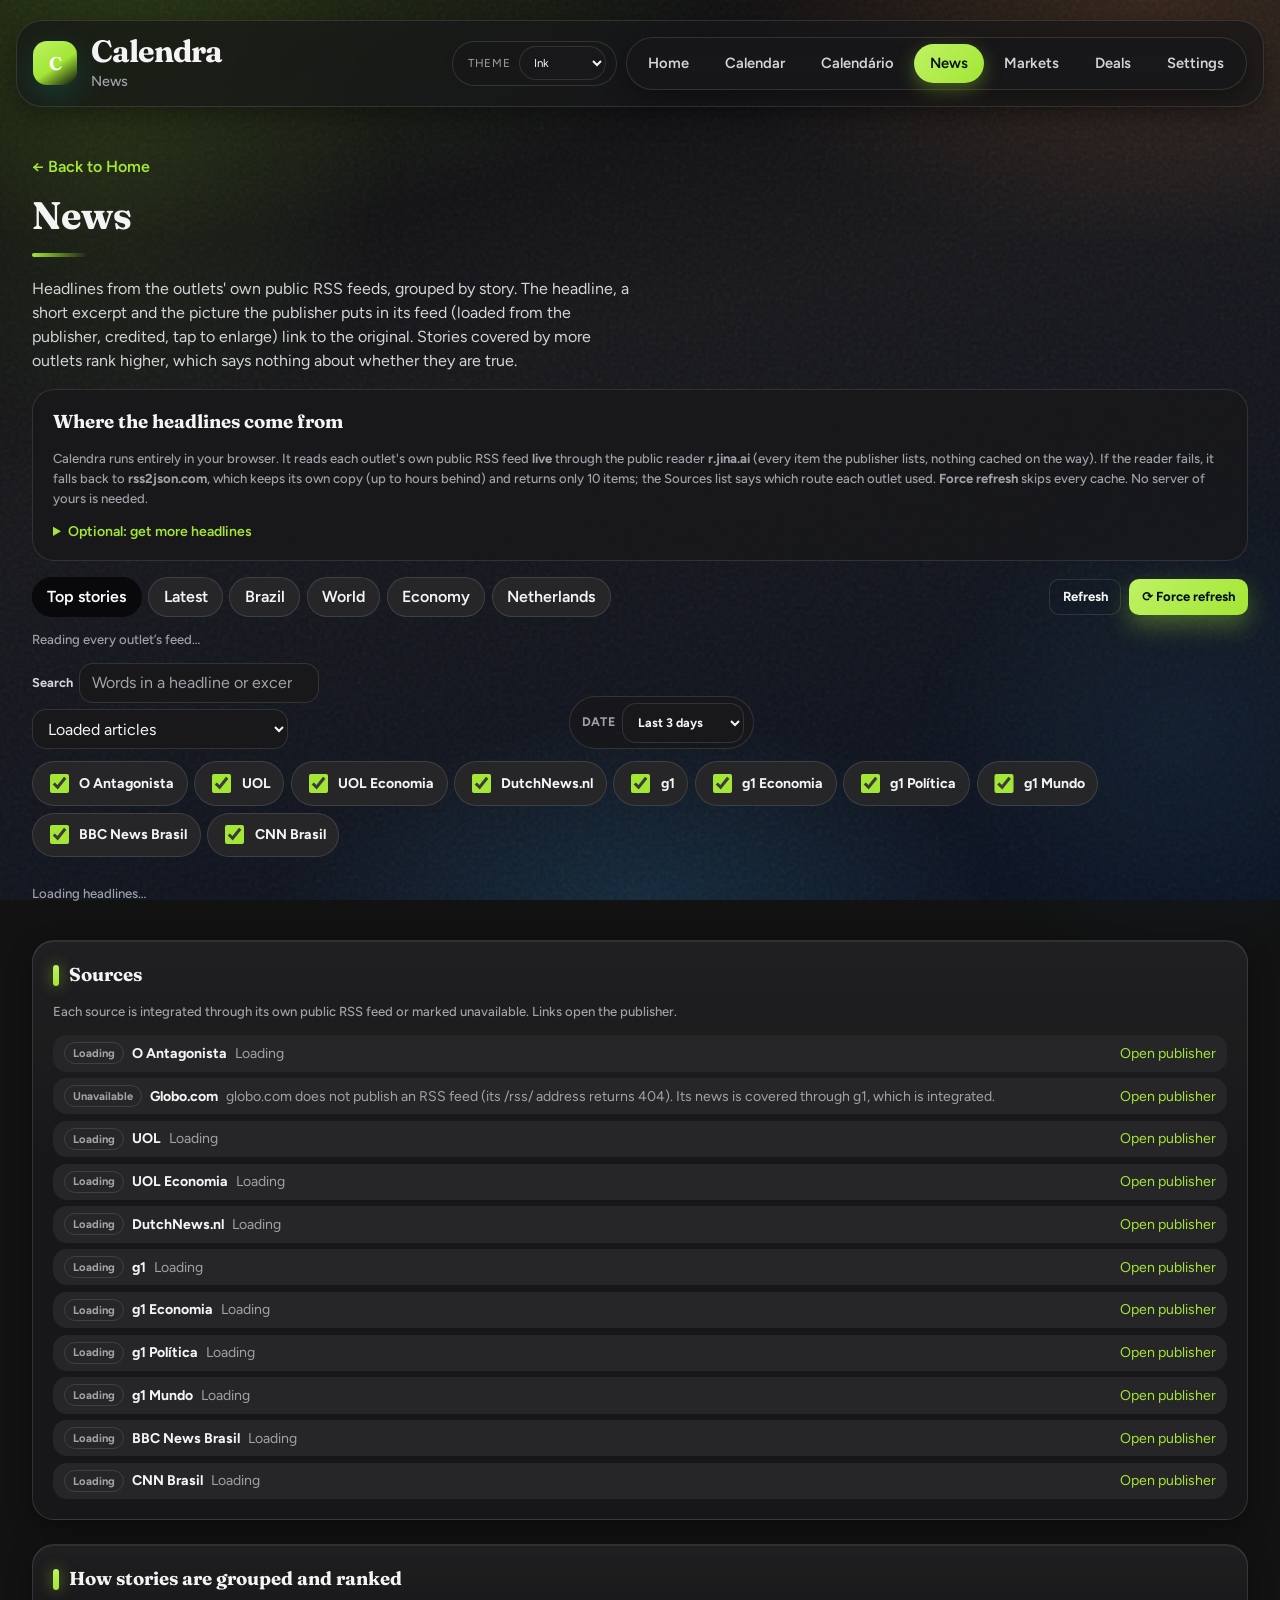
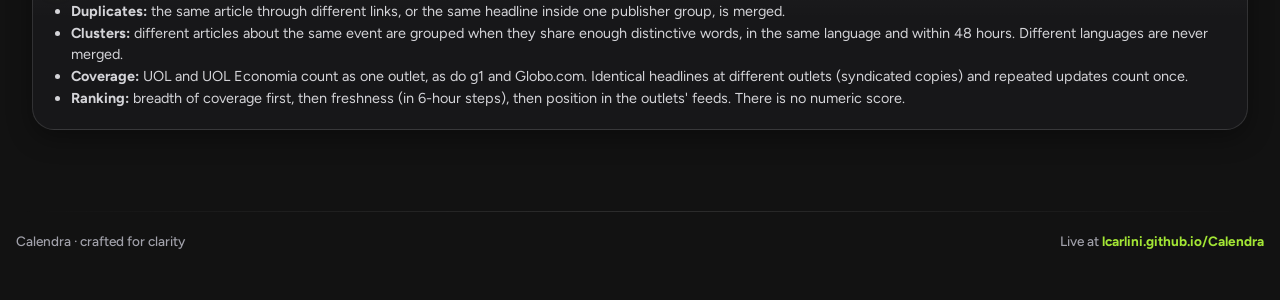
<file: news.html>
<!DOCTYPE html>
<html lang="en" data-theme="ink" data-mode="dark">
  <head>
    <meta charset="UTF-8" />
    <meta name="viewport" content="width=device-width, initial-scale=1.0" />
    <meta name="description" content="Calendra — News: headlines from several outlets, grouped by story, with optional AI summaries." />
    <title>Calendra — News</title>
    <link rel="icon" href="data:image/svg+xml,%3Csvg xmlns='http://www.w3.org/2000/svg' viewBox='0 0 64 64'%3E%3Crect width='64' height='64' rx='16' fill='%230b1620'/%3E%3Cpath d='M18 14h28v8H18zm0 14h12v22H18zm16 0h12v10H34zm0 14h12v8H34z' fill='%23a3e635'/%3E%3C/svg%3E" />
    <link rel="stylesheet" href="css/styles.css?v=20261107r" />
    <script>
      try {
        var t = localStorage.getItem("calendra.theme.v1") || "ink";
        document.documentElement.dataset.theme = t;
        var dark = ["midnight", "ocean", "ink", "black", "aurora"].indexOf(t) !== -1;
        document.documentElement.dataset.mode = dark ? "dark" : "light";
      } catch (e) {}
    </script>
  </head>
  <body>
    <div class="app-shell">
      <header class="topbar">
        <a class="brand" href="index.html" aria-label="Back to Home">
          <div class="brand-mark" aria-hidden="true">C</div>
          <div class="brand-text">
            <h1>Calendra</h1>
            <p>News</p>
          </div>
        </a>
        <div class="topbar-tools">
          <nav class="nav-links" aria-label="Principal">
            <a href="index.html">Home</a>
            <a href="dashboard.html">Calendar</a>
            <a href="calendario.html">Calendário</a>
            <a href="news.html" class="active" aria-current="page">News</a>
            <a href="markets.html">Markets</a>
            <a href="deals.html">Deals</a>
            <a href="settings.html">Settings</a>
          </nav>
        </div>
      </header>

      <main class="module-page wide" id="main">
        <p class="back-home"><a href="index.html">&larr; Back to Home</a></p>
        <h2 class="module-title">News</h2>
        <p class="module-lead">
          Headlines from the outlets' own public RSS feeds, grouped by story. The headline, a short excerpt and the picture the
          publisher puts in its feed (loaded from the publisher, credited, tap to enlarge) link to the original. Stories covered by
          more outlets rank higher, which says nothing about whether they are true.
        </p>

        <section class="news-status" id="news-setup" aria-labelledby="setup-h" hidden></section>

        <div class="news-toolbar">
          <div class="chip-row" role="tablist" aria-label="News sections" id="news-tabs"></div>
          <div class="news-toolbar-actions">
            <button type="button" class="btn btn-ghost btn-sm" id="news-refresh">Refresh</button>
            <button type="button" class="btn btn-primary btn-sm" id="news-force" title="Discard what is on screen, skip every cache and read every outlet's feed again now">⟳ Force refresh</button>
          </div>
        </div>
        <p class="status-line" id="news-updated" role="status" aria-live="polite"></p>

        <div class="news-filters">
          <form id="news-search-form" class="inline-form" role="search">
            <label for="news-q">Search</label>
            <input id="news-q" type="search" placeholder="Words in a headline or excerpt" />
            <label for="news-scope" class="sr-only">Search scope</label>
            <select id="news-scope" aria-label="Search scope">
              <option value="loaded">Loaded articles</option>
              <option value="provider" disabled>Publisher search (unavailable)</option>
            </select>
          </form>
          <label class="tool-field">
            <span>Date</span>
            <select id="news-date" aria-label="Date filter">
              <option value="24h">Last 24 hours</option>
              <option value="3d">Last 3 days</option>
              <option value="7d">Last 7 days</option>
              <option value="any">Any date</option>
            </select>
          </label>
          <div class="chip-row" id="news-sources" role="group" aria-label="Sources"></div>
        </div>
        <p class="status-line" id="news-summary-line" role="status" aria-live="polite"></p>

        <div id="news-list" class="story-list" aria-live="polite"></div>

        <section class="market-section" aria-labelledby="src-h">
          <h3 id="src-h">Sources</h3>
          <p class="status-line">Each source is integrated through its own public RSS feed or marked unavailable. Links open the publisher.</p>
          <ul class="source-status" id="news-source-status"></ul>
        </section>

        <section class="market-section" aria-labelledby="how-h">
          <h3 id="how-h">How stories are grouped and ranked</h3>
          <ul class="how-list">
            <li><strong>Duplicates:</strong> the same article through different links, or the same headline inside one publisher group, is merged.</li>
            <li><strong>Clusters:</strong> different articles about the same event are grouped when they share enough distinctive words, in the same language and within 48 hours. Different languages are never merged.</li>
            <li><strong>Coverage:</strong> UOL and UOL Economia count as one outlet, as do g1 and Globo.com. Identical headlines at different outlets (syndicated copies) and repeated updates count once.</li>
            <li><strong>Ranking:</strong> breadth of coverage first, then freshness (in 6-hour steps), then position in the outlets' feeds. There is no numeric score.</li>
          </ul>
        </section>
      </main>

      <footer class="site-footer">
        <span>Calendra · crafted for clarity</span>
        <span>Live at <a href="https://lcarlini.github.io/Calendra/" target="_blank" rel="noopener">lcarlini.github.io/Calendra</a></span>
      </footer>
    </div>
    <script type="module" src="js/news/news-page.js"></script>
  </body>
</html>
</file>
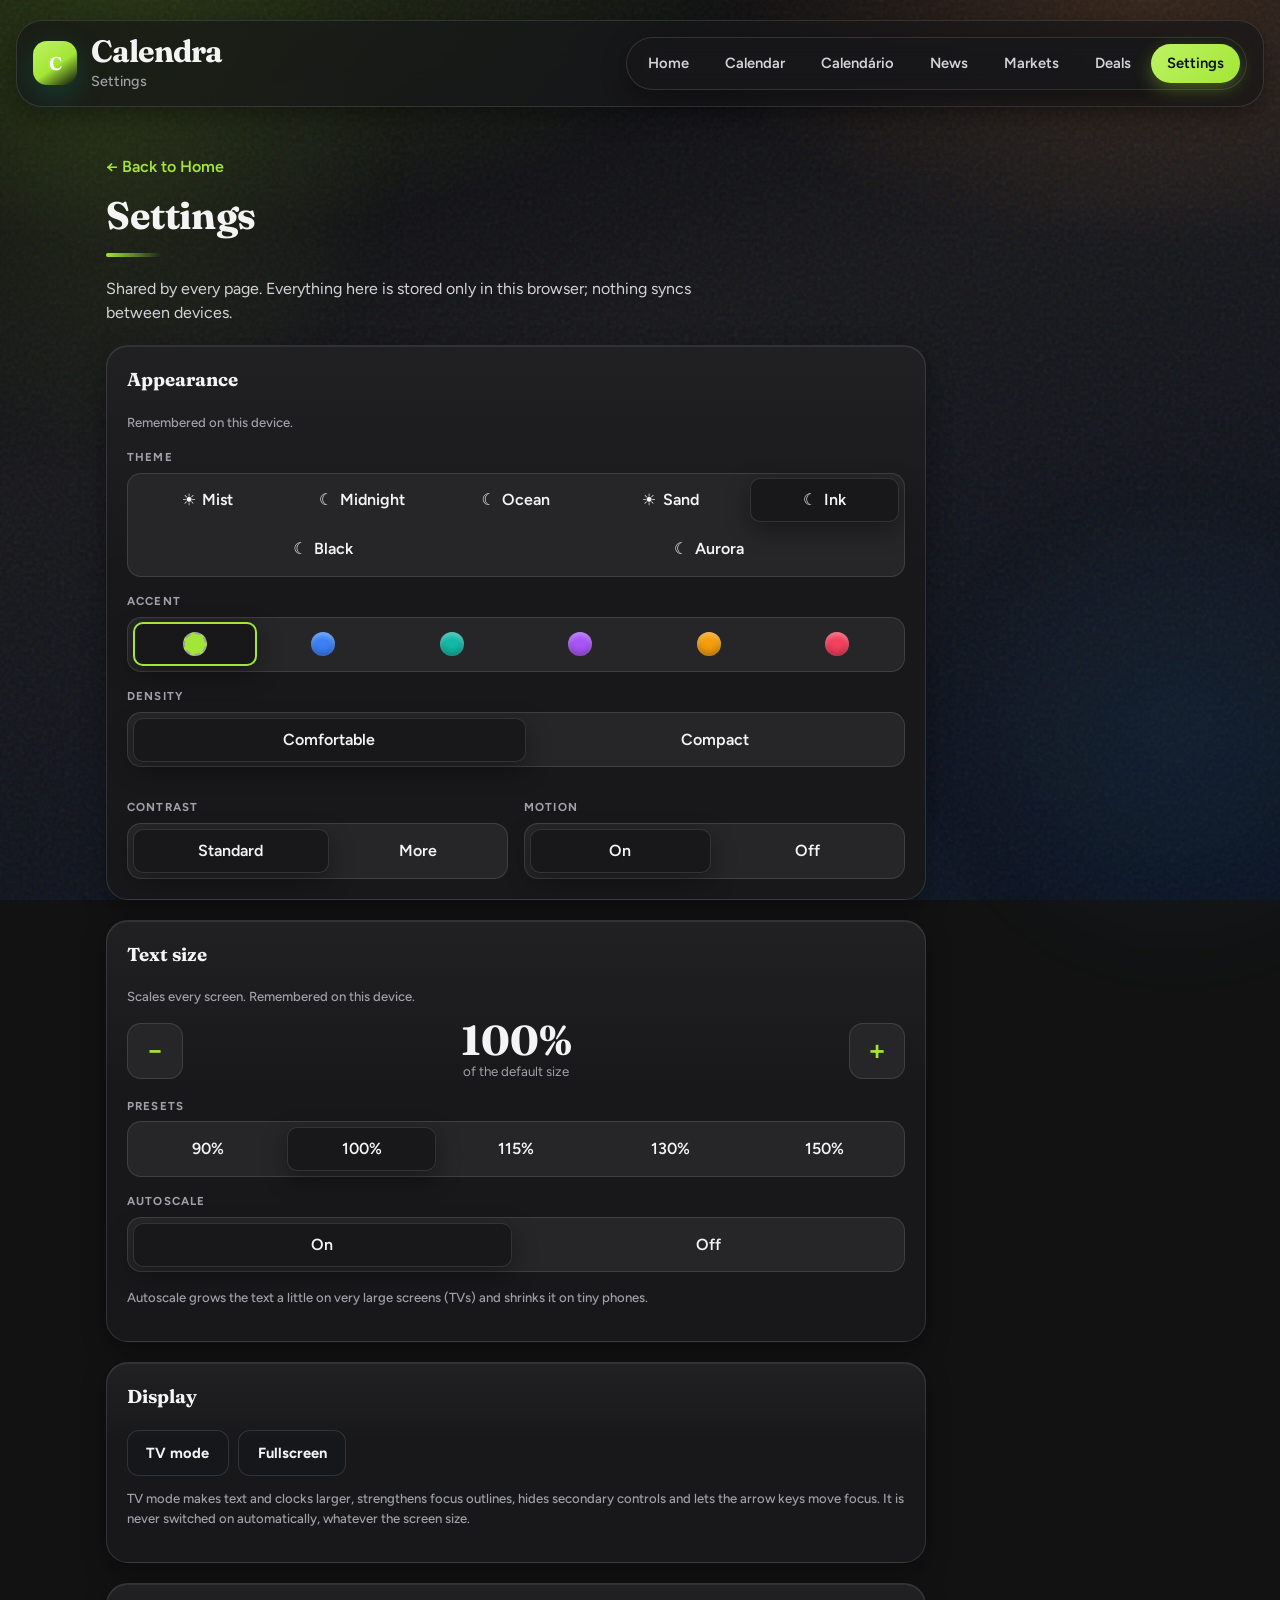
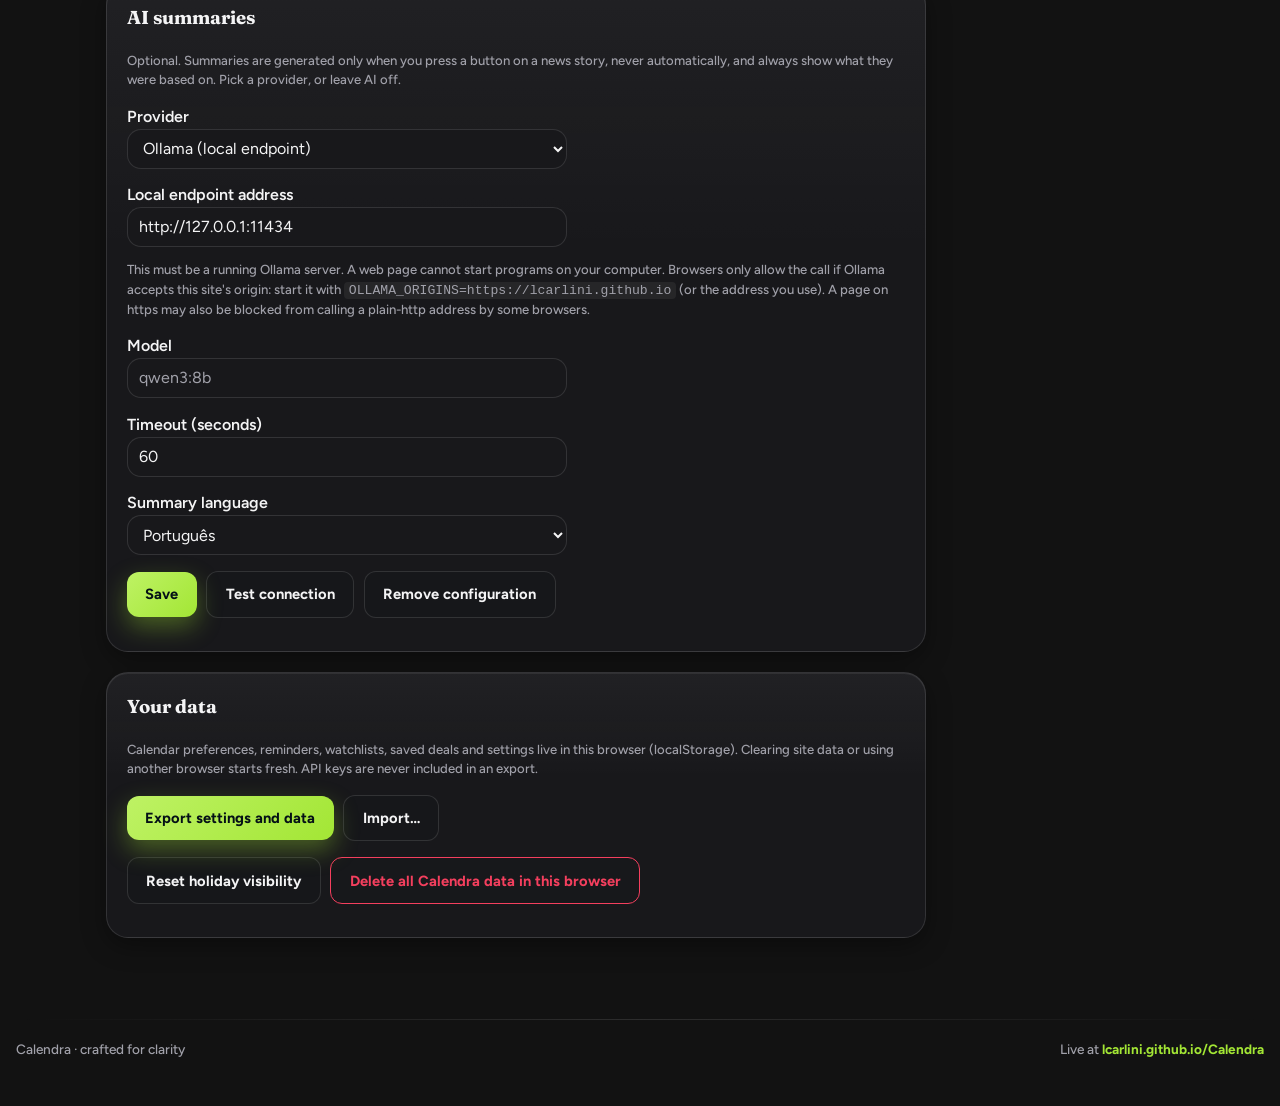
<file: settings.html>
<!DOCTYPE html>
<html lang="en" data-theme="ink" data-mode="dark">
  <head>
    <meta charset="UTF-8" />
    <meta name="viewport" content="width=device-width, initial-scale=1.0" />
    <meta name="description" content="Calendra — Settings: theme, display, AI summaries and your data." />
    <title>Calendra — Settings</title>
    <link rel="icon" href="data:image/svg+xml,%3Csvg xmlns='http://www.w3.org/2000/svg' viewBox='0 0 64 64'%3E%3Crect width='64' height='64' rx='16' fill='%230b1620'/%3E%3Cpath d='M18 14h28v8H18zm0 14h12v22H18zm16 0h12v10H34zm0 14h12v8H34z' fill='%23a3e635'/%3E%3C/svg%3E" />
    <link rel="stylesheet" href="css/styles.css?v=20261107r" />
    <script>
      try {
        var t = localStorage.getItem("calendra.theme.v1") || "ink";
        document.documentElement.dataset.theme = t;
        var dark = ["midnight", "ocean", "ink", "black", "aurora"].indexOf(t) !== -1;
        document.documentElement.dataset.mode = dark ? "dark" : "light";
      } catch (e) {}
    </script>
  </head>
  <body>
    <div class="app-shell">
      <header class="topbar">
        <a class="brand" href="index.html" aria-label="Back to Home">
          <div class="brand-mark" aria-hidden="true">C</div>
          <div class="brand-text">
            <h1>Calendra</h1>
            <p>Settings</p>
          </div>
        </a>
        <div class="topbar-tools">
          <nav class="nav-links" aria-label="Principal">
            <a href="index.html">Home</a>
            <a href="dashboard.html">Calendar</a>
            <a href="calendario.html">Calendário</a>
            <a href="news.html">News</a>
            <a href="markets.html">Markets</a>
            <a href="deals.html">Deals</a>
            <a href="settings.html" class="active" aria-current="page">Settings</a>
          </nav>
        </div>
      </header>

      <main class="module-page" id="main">
        <p class="back-home"><a href="index.html">&larr; Back to Home</a></p>
        <h2 class="module-title">Settings</h2>
        <p class="module-lead">Shared by every page. Everything here is stored only in this browser; nothing syncs between devices.</p>

        <section class="status-card settings-card" aria-labelledby="appearance-h">
          <h3 id="appearance-h">Appearance</h3>
          <p class="status-line">Remembered on this device.</p>
          <select id="theme-select" class="sr-only" aria-label="Color theme" tabindex="-1"></select>
          <div id="appearance-controls"></div>
        </section>

        <section class="status-card settings-card" aria-labelledby="size-h">
          <h3 id="size-h">Text size</h3>
          <p class="status-line">Scales every screen. Remembered on this device.</p>
          <div id="text-size-controls"></div>
        </section>

        <section class="status-card settings-card" aria-labelledby="display-h">
          <h3 id="display-h">Display</h3>
          <div class="settings-row">
            <button type="button" class="btn btn-ghost" data-tv-toggle aria-pressed="false">TV mode</button>
            <button type="button" class="btn btn-ghost" data-fullscreen-toggle>Fullscreen</button>
          </div>
          <p class="status-line">TV mode makes text and clocks larger, strengthens focus outlines, hides secondary controls and lets the arrow keys move focus. It is never switched on automatically, whatever the screen size.</p>
        </section>

        <section class="status-card settings-card" aria-labelledby="ai-h">
          <h3 id="ai-h">AI summaries</h3>
          <p class="status-line">
            Optional. Summaries are generated only when you press a button on a news story, never automatically, and always show
            what they were based on. Pick a provider, or leave AI off.
          </p>
          <form id="ai-form" class="deal-form settings-form" autocomplete="off">
            <label for="ai-provider">Provider</label>
            <select id="ai-provider"></select>

            <div data-for="anthropic">
              <label for="ai-key">API key</label>
              <input id="ai-key" type="password" autocomplete="off" placeholder="sk-ant-..." />
              <label class="check-pill">
                <input type="checkbox" id="ai-persist" />
                <span>Remember the key in this browser (stored only here, in localStorage; untick to forget it when the tab closes)</span>
              </label>
              <p class="status-line warn-text">
                Your key never leaves this browser except in the request to api.anthropic.com. It is not sent to any other server, not exported and
                not logged. Anything stored in a browser can be read by scripts on this page and by browser extensions, so use a key with a low
                monthly spending limit and remove it when you are done.
              </p>
              <label class="check-pill">
                <input type="checkbox" id="ai-consent" />
                <span>I understand that the text of the stories I summarize with the AI button is sent to Anthropic (a cloud service). Ticked automatically when you save a key.</span>
              </label>
            </div>

            <div data-for="ollama">
              <label for="ai-url">Local endpoint address</label>
              <input id="ai-url" type="url" placeholder="http://127.0.0.1:11434" />
              <p class="status-line">
                This must be a running Ollama server. A web page cannot start programs on your computer. Browsers only allow the call
                if Ollama accepts this site's origin: start it with <code>OLLAMA_ORIGINS=https://lcarlini.github.io</code> (or the
                address you use). A page on https may also be blocked from calling a plain-http address by some browsers.
              </p>
            </div>

            <div data-for="anthropic">
              <p class="status-line">Cloud model is fixed to <strong>Claude Haiku 5.5</strong> at the <strong>lowest effort</strong>, with thinking off and a short answer cap, to keep each summary as cheap as possible.</p>
            </div>

            <div data-for="ollama">
              <label for="ai-model">Model</label>
              <input id="ai-model" type="text" placeholder="" />
            </div>

            <div data-for="anthropic ollama">
              <label for="ai-timeout">Timeout (seconds)</label>
              <input id="ai-timeout" type="number" min="5" max="300" step="5" />
              <label for="ai-language">Summary language</label>
              <select id="ai-language">
                <option value="pt">Português</option>
                <option value="en">English</option>
              </select>
            </div>

            <div class="settings-row">
              <button type="submit" class="btn btn-primary">Save</button>
              <button type="button" class="btn btn-ghost" id="ai-test">Test connection</button>
              <button type="button" class="btn btn-ghost" id="ai-clear">Remove configuration</button>
            </div>
            <p class="status-line" id="ai-status" role="status" aria-live="polite"></p>
          </form>
        </section>

        <section class="status-card settings-card" aria-labelledby="data-h">
          <h3 id="data-h">Your data</h3>
          <p class="status-line">
            Calendar preferences, reminders, watchlists, saved deals and settings live in this browser (localStorage). Clearing site
            data or using another browser starts fresh. API keys are never included in an export.
          </p>
          <div class="settings-row">
            <button type="button" class="btn btn-primary" id="export-data">Export settings and data</button>
            <label class="btn btn-ghost file-btn">
              Import…
              <input type="file" id="import-file" accept="application/json,.json" />
            </label>
          </div>
          <div id="import-preview" class="summary-box" hidden></div>
          <div class="settings-row">
            <button type="button" class="btn btn-ghost" id="reset-holiday-prefs">Reset holiday visibility</button>
            <button type="button" class="btn btn-ghost danger" id="reset-all">Delete all Calendra data in this browser</button>
          </div>
          <p class="status-line" id="data-status" role="status" aria-live="polite"></p>
        </section>
      </main>

      <footer class="site-footer">
        <span>Calendra · crafted for clarity</span>
        <span>Live at <a href="https://lcarlini.github.io/Calendra/" target="_blank" rel="noopener">lcarlini.github.io/Calendra</a></span>
      </footer>
    </div>
    <script type="module" src="js/settings-page.js"></script>
  </body>
</html>
</file>
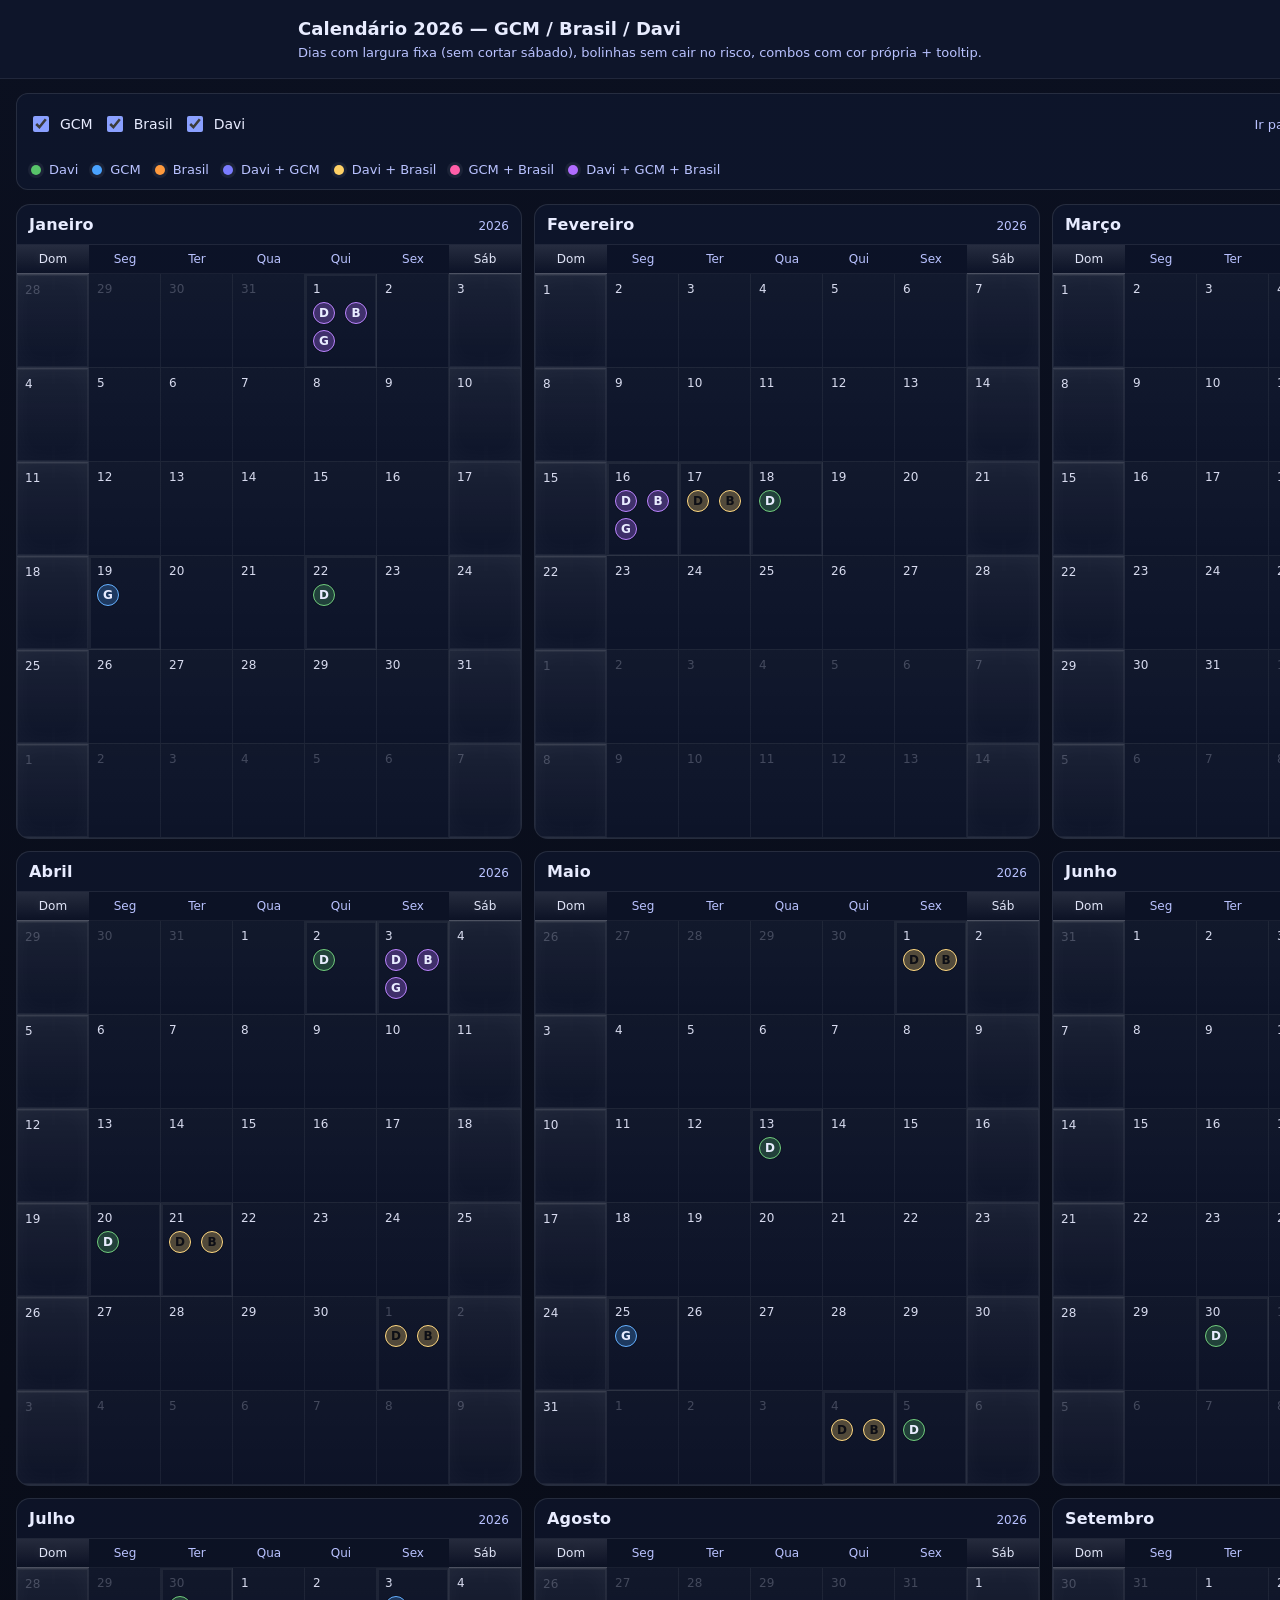
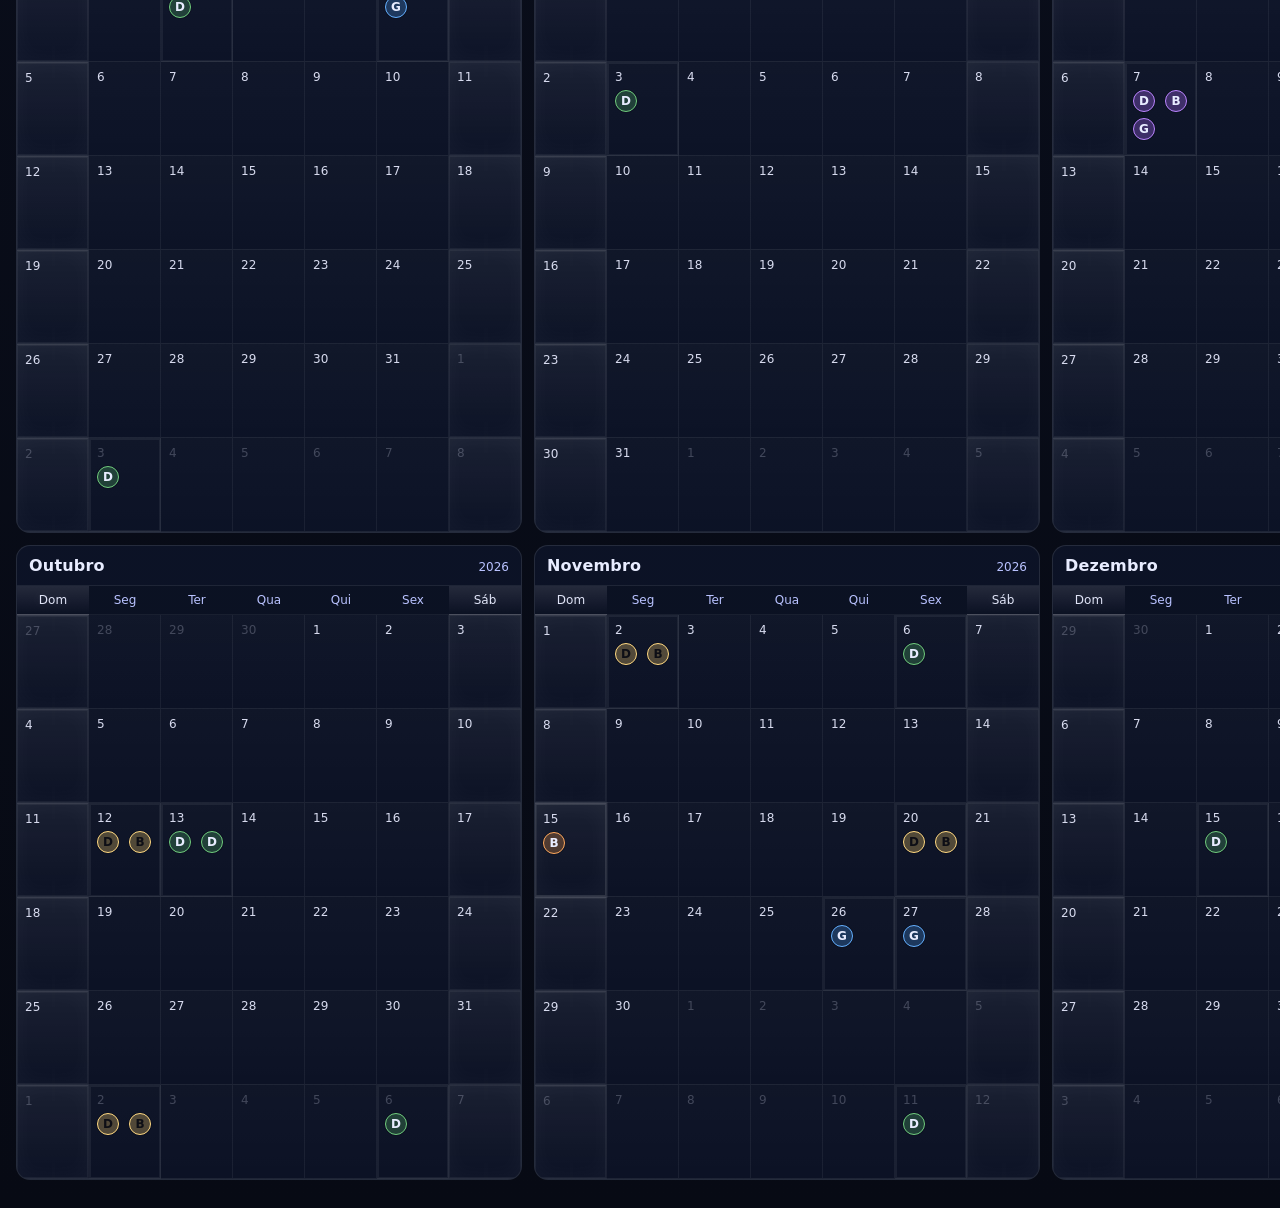
<file: UI/Calendar.html>
<!doctype html>
<html lang="pt-BR">
<head>
  <meta charset="utf-8" />
  <meta name="viewport" content="width=device-width, initial-scale=1" />
  <title>Calendário 2026 — GCM / Brasil / Davi</title>

  <style>
    :root{
      --bg:#0b1020;
      --panel:#111a33;
      --text:#e8ecff;
      --muted:#b9c2ff;

      --gcm:#4aa3ff;
      --brasil:#ff9a3d;
      --davi:#58c46a;

      /* Combinações */
      --dg:#7b7cff;    /* Davi + GCM */
      --db:#ffd166;    /* Davi + Brasil */
      --gb:#ff5ea8;    /* GCM + Brasil */
      --dgb:#b06cff;   /* Davi + GCM + Brasil */

      --gridLine: rgba(255,255,255,.06);
      --gridLineStrong: rgba(255,255,255,.18);

      --weekendHeaderBg: rgba(255,255,255,.10);
      --weekendCellBg: rgba(255,255,255,.06);
      --weekStripe: rgba(255,255,255,.015);

      /* controla a largura REAL de cada dia */
      --dayW: 72px;
    }

    *{ box-sizing:border-box; }

    body{
      margin:0;
      font-family: system-ui, -apple-system, Segoe UI, Roboto, Arial, sans-serif;
      background: linear-gradient(180deg, var(--bg), #070a14);
      color: var(--text);
    }

    header{
      padding:18px 16px;
      border-bottom:1px solid rgba(255,255,255,.08);
      background: rgba(17,26,51,.6);
      position: sticky;
      top:0;
      backdrop-filter: blur(8px);
      z-index: 10;
      width:100%;
    }

    /* palco full width */
    .wrap{
      width: 100%;
      padding:14px 16px 28px;
    }
    header .wrap{
      padding: 0 16px;
    }

    /* conteúdo gigante, centralizado */
    .inner{
      width: max-content;
      margin: 0 auto;
    }

    h1{ margin:0; font-size:18px; font-weight:650; }
    .sub{ margin-top:6px; color:var(--muted); font-size:13px; }

    .controls{
      display:flex;
      flex-wrap:wrap;
      gap:10px 16px;
      align-items:center;
      padding:12px;
      background: rgba(17,26,51,.55);
      border:1px solid rgba(255,255,255,.10);
      border-radius:12px;

      /* alinha com 3 meses por linha (cada mês = 7 colunas) */
      width: calc(3 * (7 * var(--dayW)) + 2 * 12px);
      max-width: 100%;
    }
    .controls .group{ display:flex; gap:10px; align-items:center; flex-wrap:wrap; }

    label.chk{
      display:flex; align-items:center; gap:8px;
      cursor:pointer; user-select:none;
      font-size:14px; color:var(--text);
    }
    input[type="checkbox"]{ width:16px; height:16px; accent-color:#8aa0ff; }

    select{
      background:#0f1630;
      color:var(--text);
      border:1px solid rgba(255,255,255,.12);
      border-radius:10px;
      padding:8px 10px;
      font-size:14px;
      outline:none;
    }
    button{
      background:#1a2a66;
      border:1px solid rgba(255,255,255,.14);
      color:var(--text);
      padding:8px 12px;
      border-radius:10px;
      cursor:pointer;
      font-size:14px;
    }
    button:hover{ filter:brightness(1.08); }

    .legend{
      display:flex;
      gap:10px 14px;
      flex-wrap:wrap;
      padding:10px 2px 0;
      color:var(--muted);
      font-size:13px;
    }
    .tag{ display:inline-flex; align-items:center; gap:8px; }
    .dot{
      width:10px; height:10px;
      border-radius:50%;
      display:inline-block;
      box-shadow: 0 0 0 3px rgba(255,255,255,.06);
    }

    .calendar{
      margin-top:14px;
      display:grid;
      grid-template-columns: repeat(3, max-content);
      gap:12px;
      width: max-content; /* não comprime sábado */
    }

    .month{
      background: rgba(17,26,51,.55);
      border:1px solid rgba(255,255,255,.10);
      border-radius:14px;
      overflow:hidden; /* sem scroll interno */
      width: max-content;
    }

    .month-header{
      padding:10px 12px;
      display:flex;
      justify-content:space-between;
      align-items:baseline;
      border-bottom:1px solid rgba(255,255,255,.08);
    }
    .month-header .name{ font-weight:700; letter-spacing:.2px; }
    .month-header .year{ color:var(--muted); font-size:12px; }

    .dow, .grid{
      display:grid;
      grid-template-columns: repeat(7, var(--dayW));
    }

    .dow div{
      padding:7px 6px;
      text-align:center;
      color:var(--muted);
      font-size:12px;
      border-bottom:1px solid var(--gridLine);
      background: rgba(0,0,0,.08);
    }
    .dow div.weekend{
      background: linear-gradient(180deg, var(--weekendHeaderBg), rgba(0,0,0,.08));
      border-bottom:1px solid var(--gridLineStrong);
      color: rgba(232,236,255,.96);
      text-shadow: 0 0 14px rgba(255,255,255,.18);
    }

    .cell{
      min-height: 94px;
      padding: 8px;
      border-right:1px solid var(--gridLine);
      border-bottom:1px solid var(--gridLine);
      position:relative;
      overflow: visible;
      background: linear-gradient(180deg, rgba(255,255,255,.02), rgba(0,0,0,0));
    }
    .cell:nth-child(7n){ border-right:none; }
    .cell.outside .daynum{ opacity:.25; }

    .cell.weekStart{ border-top:1px solid var(--gridLineStrong); }
    .cell.weekStripe{ background: linear-gradient(180deg, var(--weekStripe), rgba(0,0,0,0)); }

    .cell.weekend{
      background: linear-gradient(180deg, var(--weekendCellBg), rgba(0,0,0,0));
      box-shadow: inset 0 0 0 1px rgba(255,255,255,.05), inset 0 0 24px rgba(255,255,255,.04);
    }
    .cell.weekend.hasHoliday{
      box-shadow:
        inset 0 0 0 1px rgba(255,255,255,.06),
        inset 0 0 26px rgba(255,255,255,.05),
        0 0 0 1px rgba(255,255,255,.05);
    }

    .daynum{
      font-size:12px;
      color: rgba(232,236,255,.92);
      position:absolute;
      top:8px; left:8px;
    }

    .cell.hasHoliday{
      outline:2px solid rgba(255,255,255,.06);
      outline-offset:-2px;
    }

    /* Bolinhas (sempre dentro, sem tocar a borda/risco) */
    .markers{
      position:absolute;
      left:8px;
      right:14px; /* respiro extra do lado direito */
      top:28px;

      display:grid;
      grid-template-columns: 22px 22px;
      grid-auto-rows: 22px;
      justify-content: space-between;
      gap:6px 10px;
      align-items:start;
    }

    .badge{
      width:22px;
      height:22px;
      border-radius:999px;
      display:inline-flex;
      align-items:center;
      justify-content:center;
      font-size:12px;
      font-weight:800;
      border:1px solid rgba(255,255,255,.18);
      background: rgba(0,0,0,.18);
      user-select:none;
      cursor: default;
      box-shadow: 0 0 0 1px rgba(0,0,0,.15);
    }

    .badge.gcm{
      background: color-mix(in oklab, var(--gcm), transparent 75%);
      border-color: color-mix(in oklab, var(--gcm), white 12%);
    }
    .badge.brasil{
      background: color-mix(in oklab, var(--brasil), transparent 75%);
      border-color: color-mix(in oklab, var(--brasil), white 12%);
    }
    .badge.davi{
      background: color-mix(in oklab, var(--davi), transparent 75%);
      border-color: color-mix(in oklab, var(--davi), white 12%);
    }

    .badge.dg{
      background: color-mix(in oklab, var(--dg), transparent 70%);
      border-color: color-mix(in oklab, var(--dg), white 14%);
    }
    .badge.db{
      background: color-mix(in oklab, var(--db), transparent 72%);
      border-color: color-mix(in oklab, var(--db), white 14%);
      color: rgba(10,12,20,.95);
    }
    .badge.gb{
      background: color-mix(in oklab, var(--gb), transparent 72%);
      border-color: color-mix(in oklab, var(--gb), white 14%);
    }
    .badge.dgb{
      background: color-mix(in oklab, var(--dgb), transparent 70%);
      border-color: color-mix(in oklab, var(--dgb), white 14%);
    }

    /* Tooltip (portal) */
    #tipLayer{
      position: fixed;
      inset: 0;
      pointer-events: none;
      z-index: 9999;
    }
    .tip{
      position:absolute;
      background:#0a0f24;
      border:1px solid rgba(255,255,255,.14);
      padding:8px 9px;
      border-radius:10px;
      font-size:12px;
      color:var(--text);
      width:max-content;
      max-width:340px;
      box-shadow: 0 14px 40px rgba(0,0,0,.45);
      opacity:0;
      transform: translateY(6px);
      transition: opacity .12s ease, transform .12s ease;
    }
    .tip.show{ opacity:1; transform: translateY(0); }
    .tip .line{ margin:2px 0; }
    .pill{
      display:inline-block;
      padding:2px 8px;
      border-radius:999px;
      font-size:11px;
      border:1px solid rgba(255,255,255,.14);
      background: rgba(255,255,255,.06);
      margin:6px 0 4px;
    }
  </style>
</head>

<body>
<header>
  <div class="wrap">
    <div class="inner">
      <h1>Calendário 2026 — GCM / Brasil / Davi</h1>
      <div class="sub">Dias com largura fixa (sem cortar sábado), bolinhas sem cair no risco, combos com cor própria + tooltip.</div>
    </div>
  </div>
</header>

<div class="wrap">
  <div class="inner">
    <div class="controls">
      <div class="group">
        <label class="chk"><input id="showGCM" type="checkbox" checked />GCM</label>
        <label class="chk"><input id="showBrasil" type="checkbox" checked />Brasil</label>
        <label class="chk"><input id="showDavi" type="checkbox" checked />Davi</label>
      </div>

      <div class="group" style="margin-left:auto">
        <label style="color:var(--muted); font-size:13px;">Ir para</label>
        <select id="jumpMonth"></select>
        <button id="todayBtn" type="button">Mês atual</button>
      </div>

      <div class="legend" style="flex-basis:100%;">
        <span class="tag"><span class="dot" style="background:var(--davi)"></span>Davi</span>
        <span class="tag"><span class="dot" style="background:var(--gcm)"></span>GCM</span>
        <span class="tag"><span class="dot" style="background:var(--brasil)"></span>Brasil</span>

        <span class="tag"><span class="dot" style="background:var(--dg)"></span>Davi + GCM</span>
        <span class="tag"><span class="dot" style="background:var(--db)"></span>Davi + Brasil</span>
        <span class="tag"><span class="dot" style="background:var(--gb)"></span>GCM + Brasil</span>
        <span class="tag"><span class="dot" style="background:var(--dgb)"></span>Davi + GCM + Brasil</span>
      </div>
    </div>

    <div id="calendar" class="calendar"></div>
  </div>
</div>

<div id="tipLayer"><div id="tip" class="tip"></div></div>

<script>
document.addEventListener("DOMContentLoaded", () => {
  const HOLIDAYS = [
    // ---- GCM ----
    { cal:"GCM", name:"New Year's Day", date:"1/1/2026", dow:"Thursday" },
    { cal:"GCM", name:"Martin Luther King Day", date:"1/19/2026", dow:"Monday" },
    { cal:"GCM", name:"Presidents Day", date:"2/16/2026", dow:"Monday" },
    { cal:"GCM", name:"Good Friday", date:"4/3/2026", dow:"Friday" },
    { cal:"GCM", name:"Memorial Day", date:"5/25/2026", dow:"Monday" },
    { cal:"GCM", name:"Juneteenth", date:"6/19/2026", dow:"Friday" },
    { cal:"GCM", name:"Independence Day (observed)", date:"7/3/2026", dow:"Friday" },
    { cal:"GCM", name:"Labor Day", date:"9/7/2026", dow:"Monday" },
    { cal:"GCM", name:"Thanksgiving Day", date:"11/26/2026", dow:"Thursday" },
    { cal:"GCM", name:"Day after Thanksgiving", date:"11/27/2026", dow:"Friday" },
    { cal:"GCM", name:"Christmas Day", date:"12/25/2026", dow:"Friday" },

    // ---- Brasil ----
    { cal:"Brasil", name:"Confraternização Universal", date:"1/1/2026", dow:"Thursday" },
    { cal:"Brasil", name:"Carnaval", date:"2/16/2026", dow:"Monday" },
    { cal:"Brasil", name:"Carnaval", date:"2/17/2026", dow:"Tuesday" },
    { cal:"Brasil", name:"Paixão de Cristo", date:"4/3/2026", dow:"Friday" },
    { cal:"Brasil", name:"Tiradentes", date:"4/21/2026", dow:"Tuesday" },
    { cal:"Brasil", name:"Dia do Trabalho", date:"5/1/2026", dow:"Friday" },
    { cal:"Brasil", name:"Corpus Christi", date:"6/4/2026", dow:"Thursday" },
    { cal:"Brasil", name:"Independência do Brasil", date:"9/7/2026", dow:"Monday" },
    { cal:"Brasil", name:"Nossa Senhora Aparecida", date:"10/12/2026", dow:"Monday" },
    { cal:"Brasil", name:"Finados", date:"11/2/2026", dow:"Monday" },
    { cal:"Brasil", name:"Proclamação da República", date:"11/15/2026", dow:"Sunday" },
    { cal:"Brasil", name:"Consciência Negra", date:"11/20/2026", dow:"Friday" },
    { cal:"Brasil", name:"Natal", date:"12/25/2026", dow:"Friday" },

    // ---- Davi (sem eventos em sábado/domingo) ----
    { cal:"Davi", name:"Confraternização Universal", date:"1/1/2026", dow:"Thursday" },
    { cal:"Davi", name:"Início das aulas", date:"1/22/2026", dow:"Thursday" },
    { cal:"Davi", name:"Recesso", date:"2/16/2026", dow:"Monday" },
    { cal:"Davi", name:"Carnaval", date:"2/17/2026", dow:"Tuesday" },
    { cal:"Davi", name:"Recesso", date:"2/18/2026", dow:"Wednesday" },
    { cal:"Davi", name:"Sexta-feira Santa", date:"4/3/2026", dow:"Friday" },
    { cal:"Davi", name:"Tiradentes", date:"4/21/2026", dow:"Tuesday" },
    { cal:"Davi", name:"Dia do Trabalho", date:"5/1/2026", dow:"Friday" },
    { cal:"Davi", name:"São Benedito", date:"5/13/2026", dow:"Wednesday" },
    { cal:"Davi", name:"Corpus Christi", date:"6/4/2026", dow:"Thursday" },
    { cal:"Davi", name:"Término do 1º semestre", date:"6/30/2026", dow:"Tuesday" },
    { cal:"Davi", name:"Início do 2º semestre", date:"8/3/2026", dow:"Monday" },
    { cal:"Davi", name:"Independência do Brasil", date:"9/7/2026", dow:"Monday" },
    { cal:"Davi", name:"Nossa Senhora Aparecida", date:"10/12/2026", dow:"Monday" },
    { cal:"Davi", name:"Dia do professor", date:"10/13/2026", dow:"Tuesday" },
    { cal:"Davi", name:"Finados", date:"11/2/2026", dow:"Monday" },
    { cal:"Davi", name:"Aniversário de Poços de Caldas", date:"11/6/2026", dow:"Friday" },
    { cal:"Davi", name:"Consciência Negra", date:"11/20/2026", dow:"Friday" },
    { cal:"Davi", name:"Formatura / Apresentação de fim de ano", date:"12/11/2026", dow:"Friday" },
    { cal:"Davi", name:"Término das aulas", date:"12/15/2026", dow:"Tuesday" },
    { cal:"Davi", name:"Natal", date:"12/25/2026", dow:"Friday" },
{ cal:"Davi", name:"Recesso", date:"4/2/2026", dow:"Thursday" },
{ cal:"Davi", name:"Recesso", date:"4/20/2026", dow:"Monday" },
{ cal:"Davi", name:"Recesso", date:"6/5/2026", dow:"Friday" },
{ cal:"Davi", name:"Recesso", date:"10/13/2026", dow:"Tuesday" },

  ];

  const YEAR = 2026;

  const pad2 = n => String(n).padStart(2, "0");
  const monthNames = ["Janeiro","Fevereiro","Março","Abril","Maio","Junho","Julho","Agosto","Setembro","Outubro","Novembro","Dezembro"];
  const dowNames = ["Dom","Seg","Ter","Qua","Qui","Sex","Sáb"];

  function toKey(mdY){
    const [m,d,y] = mdY.split("/").map(x => parseInt(x,10));
    return `${y}-${pad2(m)}-${pad2(d)}`;
  }
  function addDays(date, days){
    const d = new Date(date);
    d.setDate(d.getDate() + days);
    return d;
  }
  function startOfMonth(y,m){ return new Date(y, m, 1); }

  function escapeHtml(str){
    return String(str)
      .replaceAll("&","&amp;")
      .replaceAll("<","&lt;")
      .replaceAll(">","&gt;")
      .replaceAll('"',"&quot;")
      .replaceAll("'","&#039;");
  }

  function classForCal(cal){
    if(cal==="GCM") return "gcm";
    if(cal==="Brasil") return "brasil";
    if(cal==="Davi") return "davi";
    return "";
  }

  function comboKey(calsSet){
    const order = ["Davi","GCM","Brasil"];
    return order.filter(x => calsSet.has(x)).join("+");
  }
  function comboClass(key){
    if(key==="Davi+GCM") return "dg";
    if(key==="Davi+Brasil") return "db";
    if(key==="GCM+Brasil") return "gb";
    if(key==="Davi+GCM+Brasil") return "dgb";
    return "";
  }
  function comboLabel(key){
    if(key==="Davi+GCM") return "Davi + GCM";
    if(key==="Davi+Brasil") return "Davi + Brasil";
    if(key==="GCM+Brasil") return "GCM + Brasil";
    if(key==="Davi+GCM+Brasil") return "Davi + GCM + Brasil";
    return "";
  }

  const byDay = new Map();
  for(const h of HOLIDAYS){
    const k = toKey(h.date);
    if(!byDay.has(k)) byDay.set(k, []);
    byDay.get(k).push(h);
  }

  const elCalendar = document.getElementById("calendar");
  const showGCM = document.getElementById("showGCM");
  const showBrasil = document.getElementById("showBrasil");
  const showDavi = document.getElementById("showDavi");
  const jumpMonth = document.getElementById("jumpMonth");
  const todayBtn = document.getElementById("todayBtn");
  const tip = document.getElementById("tip");

  function hideTip(){ tip.classList.remove("show"); }
  function showTip(html, clientX, clientY){
    tip.innerHTML = html;
    tip.style.left = "0px";
    tip.style.top = "0px";
    tip.classList.add("show");

    const margin = 12;
    const rect = tip.getBoundingClientRect();
    let x = clientX + 12;
    let y = clientY + 12;

    if(x + rect.width + margin > window.innerWidth) x = window.innerWidth - rect.width - margin;
    if(y + rect.height + margin > window.innerHeight) y = window.innerHeight - rect.height - margin;
    if(x < margin) x = margin;
    if(y < margin) y = margin;

    tip.style.left = x + "px";
    tip.style.top = y + "px";
  }

  function selectedCals(){
    const s = new Set();
    if(showGCM.checked) s.add("GCM");
    if(showBrasil.checked) s.add("Brasil");
    if(showDavi.checked) s.add("Davi");
    return s;
  }

  function buildTipHtml(pretty, list){
    const involved = new Set(list.map(x => x.cal));
    const ck = comboKey(involved);
    const pill = (ck && involved.size > 1) ? `<div class="pill">${escapeHtml(comboLabel(ck))}</div>` : "";
    const lines = list.map(h => `<div class="line"><b>${escapeHtml(h.cal)}:</b> ${escapeHtml(h.name)}</div>`).join("");
    return `<div><strong>${pretty}</strong></div>${pill}${lines}`;
  }

  function render(){
    const cals = selectedCals();
    elCalendar.innerHTML = "";

    for(let m=0; m<12; m++){
      const monthEl = document.createElement("section");
      monthEl.className = "month";
      monthEl.id = `m${m+1}`;

      const head = document.createElement("div");
      head.className = "month-header";
      head.innerHTML = `<div class="name">${monthNames[m]}</div><div class="year">${YEAR}</div>`;
      monthEl.appendChild(head);

      const dow = document.createElement("div");
      dow.className = "dow";
      dowNames.forEach((d,i)=>{
        const x = document.createElement("div");
        x.textContent = d;
        if(i===0 || i===6) x.classList.add("weekend");
        dow.appendChild(x);
      });
      monthEl.appendChild(dow);

      const grid = document.createElement("div");
      grid.className = "grid";

      const first = startOfMonth(YEAR, m);
      const startWeekday = first.getDay();
      const gridStart = addDays(first, -startWeekday);

      for(let i=0;i<42;i++){
        const date = addDays(gridStart, i);
        const y = date.getFullYear();
        const mm = date.getMonth();
        const dd = date.getDate();
        const weekday = date.getDay();
        const key = `${y}-${pad2(mm+1)}-${pad2(dd)}`;

        const cell = document.createElement("div");
        cell.className = "cell";
        if(mm !== m) cell.classList.add("outside");
        if(i % 7 === 0) cell.classList.add("weekStart");

        const weekIndex = Math.floor(i/7);
        if(weekIndex % 2 === 1) cell.classList.add("weekStripe");
        if(weekday === 0 || weekday === 6) cell.classList.add("weekend");

        const daynum = document.createElement("div");
        daynum.className = "daynum";
        daynum.textContent = dd;
        cell.appendChild(daynum);

        const raw = byDay.get(key) || [];
        const list = raw.filter(h => {
          if(!cals.has(h.cal)) return false;
          if(h.cal === "Davi" && (weekday === 0 || weekday === 6)) return false;
          return true;
        });

        const markers = document.createElement("div");
        markers.className = "markers";

        if(list.length){
          cell.classList.add("hasHoliday");

          const involved = new Set(list.map(x => x.cal));
          const ck = comboKey(involved);
          const combo = (involved.size > 1) ? comboClass(ck) : "";

          const order = { "Davi": 0, "Brasil": 1, "GCM": 2 };
          const sorted = [...list].sort((a,b)=> (order[a.cal] ?? 99) - (order[b.cal] ?? 99));

          const visible = sorted.slice(0, 4);
          for(const h of visible){
            const b = document.createElement("span");
            b.className = "badge " + (combo ? combo : classForCal(h.cal));
            b.textContent = (h.cal === "Davi") ? "D" : (h.cal === "Brasil") ? "B" : "G";
            markers.appendChild(b);
          }

          const pretty = `${pad2(mm+1)}/${pad2(dd)}/${y}`;
          const html = buildTipHtml(pretty, sorted);

          cell.addEventListener("mouseenter", (ev)=> showTip(html, ev.clientX, ev.clientY));
          cell.addEventListener("mousemove", (ev)=> { if(tip.classList.contains("show")) showTip(html, ev.clientX, ev.clientY); });
          cell.addEventListener("mouseleave", hideTip);
        }

        cell.appendChild(markers);
        grid.appendChild(cell);
      }

      monthEl.appendChild(grid);
      elCalendar.appendChild(monthEl);
    }
  }

  function initJump(){
    jumpMonth.innerHTML = "";
    for(let m=1; m<=12; m++){
      const opt = document.createElement("option");
      opt.value = String(m);
      opt.textContent = `${m} - ${monthNames[m-1]}`;
      jumpMonth.appendChild(opt);
    }

    jumpMonth.addEventListener("change", ()=>{
      document.getElementById(`m${jumpMonth.value}`)?.scrollIntoView({behavior:"smooth", block:"start"});
    });

    todayBtn.addEventListener("click", ()=>{
      const now = new Date();
      const month = (now.getFullYear() === YEAR) ? (now.getMonth()+1) : 1;
      jumpMonth.value = String(month);
      document.getElementById(`m${month}`)?.scrollIntoView({behavior:"smooth", block:"start"});
    });

    [showGCM, showBrasil, showDavi].forEach(chk => chk.addEventListener("change", render));
    window.addEventListener("scroll", hideTip, {passive:true});
    window.addEventListener("resize", hideTip);
    document.addEventListener("keydown", (e)=>{ if(e.key==="Escape") hideTip(); });
  }

  initJump();
  render();
});
</script>
</body>
</html>
</file>
<file: css/styles.css>
/* Calendra — design system */
@import url('https://fonts.googleapis.com/css2?family=Fraunces:opsz,wght@9..144,500;9..144,700&family=Figtree:wght@400;500;600;700&display=swap');

:root,
[data-theme='mist'] {
  --ink: #0e1a24;
  --ink-soft: #3d5163;
  --muted: #6b8194;
  --line: rgba(14, 26, 36, 0.1);
  --surface: rgba(255, 255, 255, 0.78);
  --surface-solid: #ffffff;
  --surface-soft: rgba(243, 247, 249, 0.95);
  --accent: #0f766e;
  --accent-bright: #14b8a6;
  --accent-warm: #b45309;
  --accent-rose: #be123c;
  --deep: #0b1620;
  --deep-soft: #152433;
  --shadow: 0 18px 50px rgba(11, 22, 32, 0.12);
  --shadow-sm: 0 8px 24px rgba(11, 22, 32, 0.08);
  --bg-1: rgba(20, 184, 166, 0.18);
  --bg-2: rgba(180, 83, 9, 0.12);
  --bg-3: rgba(15, 118, 110, 0.1);
  --bg-base: linear-gradient(165deg, #eef4f7 0%, #f7fafb 45%, #e9f0f4 100%);
  --nav-bg: rgba(255, 255, 255, 0.65);
  --chip-bg: rgba(255, 255, 255, 0.12);
  --radius: 22px;
  --radius-sm: 14px;
  --font-display: 'Fraunces', Georgia, serif;
  --font-body: 'Figtree', system-ui, sans-serif;
  --ease: cubic-bezier(0.22, 1, 0.36, 1);
  --holiday: #9f1239;
  --gadget-border: rgba(255, 255, 255, 0.7);
}

[data-theme='ink'] {
  --ink: #f4f4f5;
  --ink-soft: #d4d4d8;
  --muted: #a1a1aa;
  --line: rgba(244, 244, 245, 0.12);
  --surface: rgba(24, 24, 27, 0.88);
  --surface-solid: #18181b;
  --surface-soft: rgba(39, 39, 42, 0.95);
  --accent: #a3e635;
  --accent-bright: #bef264;
  --accent-warm: #fb923c;
  --accent-rose: #f43f5e;
  --deep: #09090b;
  --deep-soft: #18181b;
  --shadow: 0 18px 50px rgba(0, 0, 0, 0.5);
  --shadow-sm: 0 8px 24px rgba(0, 0, 0, 0.35);
  --bg-1: rgba(163, 230, 53, 0.18);
  --bg-2: rgba(251, 146, 60, 0.14);
  --bg-3: rgba(56, 189, 248, 0.12);
  --bg-base: linear-gradient(165deg, #09090b 0%, #18181b 40%, #0c1220 100%);
  --nav-bg: rgba(24, 24, 27, 0.85);
  --gadget-border: rgba(163, 230, 53, 0.14);
  --holiday: #f43f5e;
}

/* Black: true-black (OLED) and monochrome. White accent instead of Ink's lime, so the two never look alike. */
[data-theme='black'] {
  --ink: #ffffff;
  --ink-soft: #d4d4d4;
  --muted: #9a9a9a;
  --line: rgba(255, 255, 255, 0.16);
  --surface: #000000;
  --surface-solid: #000000;
  --surface-soft: #0d0d0d;
  --accent: #f5f5f5;
  --accent-bright: #ffffff;
  --accent-warm: #fbbf24;
  --accent-rose: #f87171;
  --deep: #262626;
  --deep-soft: #111111;
  --shadow: 0 0 0 1px rgba(255, 255, 255, 0.06);
  --shadow-sm: none;
  --bg-1: transparent;
  --bg-2: transparent;
  --bg-3: transparent;
  --bg-base: #000000;
  --nav-bg: #000000;
  --chip-bg: rgba(255, 255, 255, 0.08);
  --gadget-border: rgba(255, 255, 255, 0.16);
  --holiday: #f87171;
}
[data-theme='black'] body::before { display: none; }
[data-theme='black'] .nav-links a.active { background: #ffffff; color: #000000; }
[data-theme='black'] .brand-mark { background: #ffffff; color: #000000; box-shadow: none; }

[data-theme='midnight'] {
  --ink: #e8eef4;
  --ink-soft: #b7c5d3;
  --muted: #8aa0b5;
  --line: rgba(232, 238, 244, 0.14);
  --surface: rgba(18, 28, 40, 0.82);
  --surface-solid: #121c28;
  --surface-soft: rgba(22, 34, 48, 0.95);
  --accent: #2dd4bf;
  --accent-bright: #5eead4;
  --accent-warm: #f59e0b;
  --accent-rose: #fb7185;
  --deep: #0a121b;
  --deep-soft: #152233;
  --shadow: 0 18px 50px rgba(0, 0, 0, 0.45);
  --shadow-sm: 0 8px 24px rgba(0, 0, 0, 0.35);
  --bg-1: rgba(45, 212, 191, 0.2);
  --bg-2: rgba(245, 158, 11, 0.14);
  --bg-3: rgba(56, 189, 248, 0.12);
  --bg-base: linear-gradient(165deg, #0a121b 0%, #121c28 50%, #0d1824 100%);
  --nav-bg: rgba(18, 28, 40, 0.75);
  --gadget-border: rgba(45, 212, 191, 0.16);
  --holiday: #fb7185;
}

[data-theme='ocean'] {
  --ink: #e7f6ff;
  --ink-soft: #b7d7ea;
  --muted: #87a8bd;
  --line: rgba(231, 246, 255, 0.12);
  --surface: rgba(10, 36, 56, 0.78);
  --surface-solid: #0c2a40;
  --surface-soft: rgba(12, 42, 64, 0.95);
  --accent: #38bdf8;
  --accent-bright: #7dd3fc;
  --accent-warm: #fbbf24;
  --accent-rose: #f472b6;
  --deep: #061824;
  --deep-soft: #0a2436;
  --shadow: 0 18px 50px rgba(0, 0, 0, 0.4);
  --shadow-sm: 0 8px 24px rgba(0, 0, 0, 0.3);
  --bg-1: rgba(56, 189, 248, 0.16);
  --bg-2: rgba(14, 165, 233, 0.12);
  --bg-3: rgba(20, 184, 166, 0.1);
  --bg-base: linear-gradient(165deg, #061824 0%, #0c2a40 45%, #0a2033 100%);
  --nav-bg: rgba(10, 36, 56, 0.8);
  --gadget-border: rgba(231, 246, 255, 0.08);
  --holiday: #f472b6;
}

[data-theme='sand'] {
  --ink: #1c1917;
  --ink-soft: #57534e;
  --muted: #78716c;
  --line: rgba(28, 25, 23, 0.1);
  --surface: rgba(255, 252, 248, 0.86);
  --surface-solid: #fffdf9;
  --surface-soft: rgba(250, 245, 235, 0.95);
  --accent: #0f766e;
  --accent-bright: #0d9488;
  --accent-warm: #c2410c;
  --accent-rose: #be123c;
  --deep: #1c1917;
  --deep-soft: #292524;
  --shadow: 0 18px 50px rgba(28, 25, 23, 0.1);
  --shadow-sm: 0 8px 24px rgba(28, 25, 23, 0.07);
  --bg-1: rgba(15, 118, 110, 0.1);
  --bg-2: rgba(194, 65, 12, 0.08);
  --bg-3: rgba(120, 113, 108, 0.08);
  --bg-base: linear-gradient(165deg, #f5f0e8 0%, #faf7f2 50%, #efe9df 100%);
  --nav-bg: rgba(255, 252, 248, 0.75);
  --gadget-border: rgba(255, 255, 255, 0.8);
  --holiday: #be123c;
}

[data-theme='aurora'] {
  --ink: #ecfeff;
  --ink-soft: #a5f3fc;
  --muted: #67e8f9;
  --line: rgba(236, 254, 255, 0.12);
  --surface: rgba(15, 23, 42, 0.78);
  --surface-solid: #0f172a;
  --surface-soft: rgba(30, 41, 59, 0.95);
  --accent: #22d3ee;
  --accent-bright: #67e8f9;
  --accent-warm: #f472b6;
  --accent-rose: #e879f9;
  --deep: #020617;
  --deep-soft: #0f172a;
  --shadow: 0 18px 50px rgba(0, 0, 0, 0.45);
  --shadow-sm: 0 8px 24px rgba(0, 0, 0, 0.35);
  --bg-1: rgba(34, 211, 238, 0.14);
  --bg-2: rgba(244, 114, 182, 0.12);
  --bg-3: rgba(232, 121, 249, 0.1);
  --bg-base: linear-gradient(165deg, #020617 0%, #0f172a 40%, #164e63 100%);
  --nav-bg: rgba(15, 23, 42, 0.8);
  --gadget-border: rgba(236, 254, 255, 0.08);
  --holiday: #e879f9;
}

*,
*::before,
*::after {
  box-sizing: border-box;
}

html {
  scroll-behavior: smooth;
}

body {
  margin: 0;
  min-height: 100vh;
  font-family: var(--font-body);
  color: var(--ink);
  background:
    radial-gradient(1200px 600px at 10% -10%, var(--bg-1), transparent 55%),
    radial-gradient(900px 500px at 90% 0%, var(--bg-2), transparent 50%),
    radial-gradient(800px 400px at 50% 100%, var(--bg-3), transparent 45%),
    var(--bg-base);
  background-attachment: fixed;
  line-height: 1.5;
  overflow-x: hidden;
  transition: color 0.25s var(--ease);
}

body::before {
  content: '';
  position: fixed;
  inset: 0;
  pointer-events: none;
  opacity: 0.35;
  background-image: url("data:image/svg+xml,%3Csvg viewBox='0 0 256 256' xmlns='http://www.w3.org/2000/svg'%3E%3Cfilter id='n'%3E%3CfeTurbulence type='fractalNoise' baseFrequency='0.85' numOctaves='4' stitchTiles='stitch'/%3E%3C/filter%3E%3Crect width='100%25' height='100%25' filter='url(%23n)'/%3E%3C/svg%3E");
  mix-blend-mode: soft-light;
  z-index: 0;
}

a {
  color: inherit;
  text-decoration: none;
}

button,
input,
select,
textarea {
  font: inherit;
  color: inherit;
}

button {
  cursor: pointer;
  border: none;
  background: none;
}

img {
  max-width: 100%;
  display: block;
}

/* Shell */
.app-shell {
  position: relative;
  z-index: 1;
  width: min(1440px, calc(100% - 2rem));
  margin: 0 auto;
  padding: 1.25rem 0 3rem;
}

.topbar {
  display: flex;
  align-items: center;
  justify-content: space-between;
  gap: 1rem;
  margin-bottom: 1.75rem;
  animation: rise 0.7s var(--ease) both;
}

.brand {
  display: flex;
  align-items: center;
  gap: 0.85rem;
}

.brand-mark {
  width: 44px;
  height: 44px;
  border-radius: 14px;
  background:
    linear-gradient(145deg, var(--accent-bright), var(--accent) 55%, var(--deep));
  box-shadow: 0 10px 28px rgba(15, 118, 110, 0.35);
  display: grid;
  place-items: center;
  color: white;
  font-family: var(--font-display);
  font-weight: 700;
  font-size: 1.15rem;
  position: relative;
  overflow: hidden;
}

.brand-mark::after {
  content: '';
  position: absolute;
  inset: 0;
  background: linear-gradient(120deg, transparent 30%, rgba(255, 255, 255, 0.28), transparent 70%);
  transform: translateX(-120%);
  animation: sheen 4.5s var(--ease) infinite;
}

.brand-text h1 {
  margin: 0;
  font-family: var(--font-display);
  font-size: clamp(1.55rem, 2.4vw, 2rem);
  font-weight: 700;
  letter-spacing: -0.03em;
  line-height: 1.1;
}

.brand-text p {
  margin: 0.15rem 0 0;
  color: var(--muted);
  font-size: 0.9rem;
  font-weight: 500;
}

.topbar-tools {
  display: flex;
  flex-wrap: wrap;
  align-items: center;
  justify-content: flex-end;
  gap: 0.55rem;
}

.tool-field {
  display: inline-flex;
  align-items: center;
  gap: 0.4rem;
  padding: 0.35rem 0.55rem 0.35rem 0.75rem;
  border-radius: 999px;
  background: var(--nav-bg);
  border: 1px solid var(--line);
  backdrop-filter: blur(16px);
  font-size: 0.78rem;
  font-weight: 700;
  letter-spacing: 0.06em;
  text-transform: uppercase;
  color: var(--muted);
}

.tool-field select,
.weather-tools select {
  border: none;
  background: transparent;
  color: var(--ink);
  font-weight: 700;
  font-size: 0.88rem;
  text-transform: none;
  letter-spacing: 0;
  outline: none;
  cursor: pointer;
}

.nav-links {
  display: flex;
  align-items: center;
  gap: 0.4rem;
  padding: 0.35rem;
  border-radius: 999px;
  background: var(--nav-bg);
  border: 1px solid var(--line);
  backdrop-filter: blur(16px);
  box-shadow: var(--shadow-sm);
}

.nav-links a {
  padding: 0.55rem 1rem;
  border-radius: 999px;
  font-weight: 600;
  font-size: 0.92rem;
  color: var(--ink-soft);
  transition: background 0.25s var(--ease), color 0.25s var(--ease), transform 0.25s var(--ease);
}

.nav-links a:hover {
  background: rgba(15, 118, 110, 0.08);
  color: var(--ink);
}

.nav-links a.active {
  background: var(--deep);
  color: white;
}

/* Hero strip */
.hero-strip {
  display: grid;
  grid-template-columns: 1.4fr 1fr;
  gap: 1.25rem;
  margin-bottom: 1.5rem;
  animation: rise 0.85s var(--ease) 0.08s both;
}

.hero-panel {
  position: relative;
  overflow: hidden;
  border-radius: calc(var(--radius) + 6px);
  padding: 1.75rem 1.85rem;
  min-height: 210px;
  color: white;
  background:
    linear-gradient(135deg, rgba(11, 22, 32, 0.92), rgba(15, 118, 110, 0.75)),
    url("data:image/svg+xml,%3Csvg width='60' height='60' viewBox='0 0 60 60' xmlns='http://www.w3.org/2000/svg'%3E%3Cg fill='none' fill-rule='evenodd'%3E%3Cg fill='%23ffffff' fill-opacity='0.04'%3E%3Cpath d='M36 34v-4h-2v4h-4v2h4v4h2v-4h4v-2h-4zm0-30V0h-2v4h-4v2h4v4h2V6h4V4h-4zM6 34v-4H4v4H0v2h4v4h2v-4h4v-2H6zM6 4V0H4v4H0v2h4v4h2V6h4V4H6z'/%3E%3C/g%3E%3C/g%3E%3C/svg%3E");
  box-shadow: var(--shadow);
}

.hero-panel::before {
  content: '';
  position: absolute;
  width: 280px;
  height: 280px;
  right: -60px;
  top: -80px;
  border-radius: 50%;
  background: radial-gradient(circle, rgba(20, 184, 166, 0.45), transparent 65%);
  animation: drift 10s ease-in-out infinite alternate;
}

.hero-panel::after {
  content: '';
  position: absolute;
  width: 200px;
  height: 200px;
  left: 35%;
  bottom: -90px;
  border-radius: 50%;
  background: radial-gradient(circle, rgba(180, 83, 9, 0.28), transparent 70%);
  animation: drift 12s ease-in-out infinite alternate-reverse;
}

.hero-content {
  position: relative;
  z-index: 1;
  height: 100%;
  display: flex;
  flex-direction: column;
  justify-content: space-between;
  gap: 1.25rem;
}

.hero-kicker {
  display: inline-flex;
  align-items: center;
  gap: 0.45rem;
  font-size: 0.78rem;
  font-weight: 700;
  letter-spacing: 0.12em;
  text-transform: uppercase;
  color: rgba(255, 255, 255, 0.72);
}

.hero-kicker span {
  width: 8px;
  height: 8px;
  border-radius: 50%;
  background: var(--accent-bright);
  box-shadow: 0 0 0 4px rgba(20, 184, 166, 0.25);
  animation: pulse 2s ease-in-out infinite;
}

.hero-panel h2 {
  margin: 0.4rem 0 0.35rem;
  font-family: var(--font-display);
  font-size: clamp(2rem, 4vw, 2.85rem);
  font-weight: 700;
  letter-spacing: -0.03em;
  line-height: 1.05;
  max-width: 14ch;
}

.hero-panel .hero-sub {
  margin: 0;
  max-width: 36ch;
  color: rgba(255, 255, 255, 0.78);
  font-size: 1rem;
}

.hero-meta {
  display: flex;
  flex-wrap: wrap;
  gap: 0.65rem;
}

.meta-chip {
  display: inline-flex;
  align-items: center;
  gap: 0.4rem;
  padding: 0.45rem 0.8rem;
  border-radius: 999px;
  background: rgba(255, 255, 255, 0.12);
  border: 1px solid rgba(255, 255, 255, 0.16);
  backdrop-filter: blur(8px);
  font-size: 0.85rem;
  font-weight: 600;
}

.hero-side {
  display: grid;
  gap: 1.25rem;
}

/* Gadgets grid */
.gadgets {
  display: grid;
  grid-template-columns: repeat(12, 1fr);
  gap: 1.15rem;
  animation: rise 0.9s var(--ease) 0.16s both;
}

.gadget {
  position: relative;
  background: var(--surface);
  border: 1px solid var(--gadget-border);
  border-radius: var(--radius);
  box-shadow: var(--shadow-sm);
  backdrop-filter: blur(18px);
  overflow: hidden;
  transition: transform 0.35s var(--ease), box-shadow 0.35s var(--ease), grid-column 0.2s var(--ease);
}

.gadget:hover {
  transform: translateY(-3px);
  box-shadow: var(--shadow);
}

.gadget.dragging {
  opacity: 0.55;
  transform: scale(0.98);
}

.gadget.drag-over {
  box-shadow: inset 0 0 0 2px var(--accent);
}

.gadget-chrome {
  display: none;
  align-items: center;
  justify-content: space-between;
  gap: 0.5rem;
  padding: 0.55rem 0.75rem;
  background: var(--surface-soft);
  border-bottom: 1px solid var(--line);
}

.gadgets.edit-mode .gadget-chrome {
  display: flex;
}

.gadgets.edit-mode .gadget {
  outline: 1px dashed rgba(15, 118, 110, 0.35);
}

.drag-handle {
  width: 36px;
  height: 32px;
  border-radius: 8px;
  border: 1px solid var(--line);
  background: var(--surface-solid);
  color: var(--muted);
  font-size: 1rem;
  cursor: grab;
  display: grid;
  place-items: center;
}

.drag-handle:active {
  cursor: grabbing;
}

.size-pills {
  display: flex;
  flex-wrap: wrap;
  gap: 0.25rem;
}

.size-pill {
  min-width: 34px;
  padding: 0.3rem 0.45rem;
  border-radius: 8px;
  border: 1px solid var(--line);
  background: transparent;
  color: var(--muted);
  font-size: 0.72rem;
  font-weight: 800;
}

.size-pill.active,
.size-pill:hover {
  background: var(--deep);
  color: #fff;
  border-color: var(--deep);
}

.gadget-inner {
  padding: 1.2rem 1.25rem 1.3rem;
  height: 100%;
  display: flex;
  flex-direction: column;
}

.gadget-head {
  position: relative;
  z-index: 1;
  display: flex;
  align-items: flex-start;
  justify-content: space-between;
  gap: 0.75rem;
  margin-bottom: 1rem;
}

.gadget-title {
  margin: 0;
  font-size: 0.78rem;
  font-weight: 700;
  letter-spacing: 0.1em;
  text-transform: uppercase;
  color: var(--muted);
}

.gadget-action {
  font-size: 0.8rem;
  font-weight: 700;
  color: var(--accent);
  padding: 0.25rem 0.55rem;
  border-radius: 8px;
  transition: background 0.2s var(--ease);
}

.gadget-action:hover {
  background: rgba(15, 118, 110, 0.1);
}

/* Size variants */
.g-sm { grid-column: span 3; min-height: 180px; }
.g-md { grid-column: span 4; min-height: 220px; }
.g-lg { grid-column: span 6; min-height: 280px; }
.g-xl { grid-column: span 8; min-height: 320px; }
.g-full { grid-column: span 12; min-height: 240px; }
.g-tall { min-height: 360px; }
.g-clocks { min-height: auto; }
.g-day { min-height: auto; }
.g-markets { min-height: auto; }
.g-weather-bars { min-height: auto; }

.gadget-head-actions {
  display: flex;
  flex-wrap: wrap;
  align-items: center;
  justify-content: flex-end;
  gap: 0.55rem;
}

.hero-strip-compact {
  margin-bottom: 1.15rem;
}

.hero-strip-compact .hero-panel {
  min-height: 160px;
  padding: 1.35rem 1.5rem;
}

.hero-strip-compact .hero-panel h2 {
  max-width: 16ch;
  font-size: clamp(1.65rem, 3vw, 2.25rem);
}

/* Buttons */
.btn {
  display: inline-flex;
  align-items: center;
  justify-content: center;
  gap: 0.45rem;
  padding: 0.7rem 1.15rem;
  border-radius: 12px;
  font-weight: 700;
  font-size: 0.92rem;
  transition: transform 0.2s var(--ease), background 0.2s var(--ease), box-shadow 0.2s var(--ease);
}

.btn:hover {
  transform: translateY(-1px);
}

.btn-primary {
  background: linear-gradient(135deg, var(--accent-bright), var(--accent));
  color: #041016;
  box-shadow: 0 10px 24px color-mix(in srgb, var(--accent) 35%, transparent);
}

[data-mode='light'] .btn-primary {
  color: #fff;
}

.btn-primary:hover {
  box-shadow: 0 14px 28px rgba(15, 118, 110, 0.4);
}

.btn-ghost {
  background: rgba(14, 26, 36, 0.05);
  color: var(--ink);
  border: 1px solid var(--line);
}

.btn-ghost:hover {
  background: rgba(14, 26, 36, 0.08);
}

.btn-warm {
  background: linear-gradient(135deg, #d97706, #b45309);
  color: white;
  box-shadow: 0 10px 24px rgba(180, 83, 9, 0.28);
}

.btn-sm {
  padding: 0.45rem 0.8rem;
  font-size: 0.82rem;
  border-radius: 10px;
}

.btn-icon {
  width: 36px;
  height: 36px;
  padding: 0;
  border-radius: 10px;
  background: rgba(14, 26, 36, 0.05);
  border: 1px solid var(--line);
  display: grid;
  place-items: center;
  transition: background 0.2s var(--ease);
}

.btn-icon:hover {
  background: rgba(15, 118, 110, 0.1);
  color: var(--accent);
}

.btn-icon.is-busy {
  pointer-events: none;
  opacity: 0.7;
  animation: icon-spin 0.7s linear infinite;
}

@keyframes icon-spin {
  to { transform: rotate(360deg); }
}

/* Clocks */
.clock-grid {
  display: grid;
  grid-template-columns: repeat(auto-fit, minmax(180px, 1fr));
  gap: 0.95rem;
  flex: 1;
}

.clock-card {
  padding: 0;
  border-radius: var(--radius-sm);
  background: var(--surface-soft);
  border: 1px solid var(--line);
  overflow: hidden;
  transition: border-color 0.25s var(--ease), transform 0.25s var(--ease), box-shadow 0.25s var(--ease);
  display: flex;
  flex-direction: column;
}

.clock-card:hover {
  border-color: color-mix(in srgb, var(--accent) 40%, transparent);
  transform: translateY(-3px);
  box-shadow: var(--shadow-sm);
}

.clock-card.local {
  border-color: color-mix(in srgb, var(--accent) 45%, transparent);
  box-shadow: 0 0 0 1px color-mix(in srgb, var(--accent) 25%, transparent);
}

.clock-media {
  position: relative;
  height: 110px;
  overflow: hidden;
  background: var(--deep);
}

.clock-image {
  width: 100%;
  height: 100%;
  object-fit: cover;
  transform: scale(1.04);
  transition: transform 0.6s var(--ease);
}

.clock-card:hover .clock-image {
  transform: scale(1.1);
}

.clock-media-shade {
  position: absolute;
  inset: 0;
  background: linear-gradient(180deg, rgba(0, 0, 0, 0.05) 0%, rgba(0, 0, 0, 0.45) 100%);
  pointer-events: none;
}

.clock-tz-badge {
  position: absolute;
  left: 0.65rem;
  bottom: 0.55rem;
  z-index: 1;
  padding: 0.28rem 0.55rem;
  border-radius: 8px;
  background: rgba(10, 16, 22, 0.72);
  backdrop-filter: blur(8px);
  color: #fff;
  font-size: 0.72rem;
  font-weight: 800;
  letter-spacing: 0.08em;
  text-transform: uppercase;
  border: 1px solid rgba(255, 255, 255, 0.18);
}

.clock-body {
  padding: 0.85rem 0.9rem 1rem;
}

.clock-city-row {
  display: flex;
  align-items: center;
  justify-content: space-between;
  gap: 0.45rem;
  margin-bottom: 0.35rem;
}

.clock-city {
  font-size: 1rem;
  font-weight: 700;
  letter-spacing: 0.06em;
  text-transform: uppercase;
  color: var(--muted);
  min-width: 0;
}

.clock-city-btn {
  flex-shrink: 0;
  padding: 0.18rem 0.45rem;
  border-radius: 7px;
  border: 1px solid var(--line);
  background: rgba(14, 26, 36, 0.05);
  color: var(--accent);
  font-size: 0.65rem;
  font-weight: 800;
  letter-spacing: 0.06em;
  text-transform: uppercase;
  transition: background 0.2s var(--ease), border-color 0.2s var(--ease);
}

.clock-city-btn:hover {
  background: rgba(15, 118, 110, 0.12);
  border-color: color-mix(in srgb, var(--accent) 45%, transparent);
}

.clock-city-picker {
  display: grid;
  grid-template-columns: repeat(auto-fill, minmax(180px, 1fr));
  gap: 0.55rem;
}

.clock-city-option {
  display: flex;
  flex-direction: column;
  align-items: flex-start;
  gap: 0.15rem;
  padding: 0.75rem 0.85rem;
  border-radius: 12px;
  border: 1px solid var(--line);
  background: var(--surface-soft);
  text-align: left;
  transition: border-color 0.2s var(--ease), transform 0.2s var(--ease), box-shadow 0.2s var(--ease);
}

.clock-city-option:hover {
  transform: translateY(-1px);
  border-color: color-mix(in srgb, var(--accent) 50%, transparent);
  box-shadow: 0 8px 18px color-mix(in srgb, var(--accent) 12%, transparent);
}

.clock-city-option.active {
  border-color: var(--accent);
  box-shadow: 0 0 0 1px color-mix(in srgb, var(--accent) 45%, transparent);
}

.clock-city-option strong {
  font-size: 0.92rem;
}

.clock-city-option span {
  font-size: 0.72rem;
  font-weight: 600;
  color: var(--muted);
}

.clock-time {
  font-family: var(--font-display);
  font-size: 2.05rem;
  font-weight: 700;
  letter-spacing: -0.03em;
  line-height: 1.1;
  font-variant-numeric: tabular-nums;
}

.clock-date {
  margin-top: 0.25rem;
  font-size: 1rem;
  color: var(--ink-soft);
  font-weight: 500;
}

.clock-meta {
  display: flex;
  flex-wrap: wrap;
  align-items: center;
  gap: 0.4rem 0.65rem;
  margin-top: 0.55rem;
}

.clock-abbr {
  display: inline-flex;
  align-items: center;
  padding: 0.2rem 0.45rem;
  border-radius: 7px;
  background: color-mix(in srgb, var(--accent) 16%, transparent);
  color: var(--accent);
  font-size: 0.88rem;
  font-weight: 800;
  letter-spacing: 0.06em;
}

.clock-offset {
  font-size: 0.88rem;
  font-weight: 700;
  color: var(--muted);
}

/* Mini calendar */
.mini-cal-nav {
  display: flex;
  align-items: center;
  justify-content: space-between;
  gap: 0.5rem;
  margin-bottom: 0.85rem;
}

.mini-cal-label {
  font-family: var(--font-display);
  font-size: 1.15rem;
  font-weight: 700;
  letter-spacing: -0.02em;
}

.weekday-row,
.days-grid {
  display: grid;
  grid-template-columns: repeat(7, 1fr);
  gap: 0.25rem;
}

.weekday-row span {
  text-align: center;
  font-size: 0.7rem;
  font-weight: 700;
  letter-spacing: 0.06em;
  text-transform: uppercase;
  color: var(--muted);
  padding: 0.25rem 0;
}

.day-cell {
  aspect-ratio: 1;
  border-radius: 12px;
  display: grid;
  place-items: center;
  font-size: 0.88rem;
  font-weight: 600;
  color: var(--ink-soft);
  transition: background 0.2s var(--ease), color 0.2s var(--ease), transform 0.2s var(--ease);
  position: relative;
}

.day-cell:not(.empty):hover {
  background: rgba(15, 118, 110, 0.1);
  color: var(--ink);
  transform: scale(1.05);
}

.day-cell.today {
  background: var(--deep);
  color: white;
  box-shadow: 0 8px 18px rgba(11, 22, 32, 0.25);
}

.day-cell.has-event::after,
.day-cell.has-holiday::after {
  content: '';
  position: absolute;
  left: 50%;
  bottom: 5px;
  width: 5px;
  height: 5px;
  border-radius: 50%;
  background: var(--accent-bright);
  transform: translateX(-50%);
}

.day-cell.has-holiday::after {
  background: var(--holiday);
}

.day-cell.has-event.has-holiday::before {
  content: '';
  position: absolute;
  bottom: 5px;
  left: calc(50% - 7px);
  width: 5px;
  height: 5px;
  border-radius: 50%;
  background: var(--accent-bright);
}

.day-cell.has-event.has-holiday::after {
  left: calc(50% + 2px);
  transform: none;
  background: var(--holiday);
}

.day-cell.today.has-event::after,
.day-cell.today.has-holiday::after,
.day-cell.today.has-event.has-holiday::before {
  background: white;
}

.day-cell.other-month {
  opacity: 0.35;
}

.day-cell.empty {
  pointer-events: none;
}

/* Full calendar page */
.cal-toolbar {
  display: flex;
  flex-wrap: wrap;
  align-items: center;
  justify-content: space-between;
  gap: 1rem;
  margin-bottom: 1.25rem;
  animation: rise 0.7s var(--ease) both;
}

.cal-toolbar h2 {
  margin: 0;
  font-family: var(--font-display);
  font-size: clamp(1.8rem, 3vw, 2.4rem);
  letter-spacing: -0.03em;
}

.cal-controls {
  display: flex;
  align-items: center;
  gap: 0.5rem;
}

.full-cal {
  background: var(--surface);
  border: 1px solid var(--gadget-border);
  border-radius: calc(var(--radius) + 4px);
  box-shadow: var(--shadow);
  backdrop-filter: blur(18px);
  overflow: hidden;
  animation: rise 0.85s var(--ease) 0.1s both;
}

.cal-controls-wrap {
  display: flex;
  flex-wrap: wrap;
  align-items: center;
  justify-content: flex-end;
  gap: 0.65rem;
}

.view-switch {
  display: flex;
  padding: 0.3rem;
  border-radius: 999px;
  background: var(--nav-bg);
  border: 1px solid var(--line);
  gap: 0.2rem;
}

.view-btn {
  padding: 0.5rem 0.85rem;
  border-radius: 999px;
  font-weight: 700;
  font-size: 0.85rem;
  color: var(--ink-soft);
}

.view-btn.active,
.view-btn:hover {
  background: var(--deep);
  color: #fff;
}

.cal-main {
  grid-column: span 8;
}

.cal-layout .g-md {
  grid-column: span 4;
}

.selected-day-title {
  margin: 0 0 1rem;
  font-family: var(--font-display);
  font-size: 1.45rem;
  letter-spacing: -0.02em;
}

.full-cal-weekdays {
  display: grid;
  grid-template-columns: repeat(7, minmax(0, 1fr));
  background: var(--deep);
  color: rgba(255, 255, 255, 0.7);
}

.full-cal-weekdays span {
  padding: 0.85rem 0.5rem;
  text-align: center;
  font-size: 0.75rem;
  font-weight: 700;
  letter-spacing: 0.1em;
  text-transform: uppercase;
}

.full-cal-days {
  display: grid;
  grid-template-columns: repeat(7, minmax(0, 1fr));
}

.full-day {
  min-height: 120px;
  padding: 0.65rem;
  border-right: 1px solid var(--line);
  border-bottom: 1px solid var(--line);
  background: color-mix(in srgb, var(--surface-solid) 55%, transparent);
  transition: background 0.2s var(--ease);
  cursor: pointer;
}

.full-day:nth-child(7n) {
  border-right: none;
}

.full-day:hover {
  background: rgba(15, 118, 110, 0.06);
}

.full-day.other {
  background: color-mix(in srgb, var(--surface-soft) 70%, transparent);
  color: var(--muted);
}

.full-day.today {
  background: color-mix(in srgb, var(--accent) 14%, var(--surface-solid));
  box-shadow: inset 0 0 0 2px var(--accent);
}

.full-day.holiday {
  box-shadow: inset 0 -3px 0 var(--holiday);
}

.full-day-num {
  font-family: var(--font-display);
  font-weight: 700;
  font-size: 1.05rem;
  margin-bottom: 0.4rem;
}

.full-day-events {
  display: flex;
  flex-direction: column;
  gap: 0.3rem;
}

.event-pill {
  font-size: 0.72rem;
  font-weight: 700;
  padding: 0.28rem 0.45rem;
  border-radius: 8px;
  background: rgba(15, 118, 110, 0.12);
  color: var(--accent);
  white-space: nowrap;
  overflow: hidden;
  text-overflow: ellipsis;
}

.event-pill.warn {
  background: rgba(180, 83, 9, 0.12);
  color: var(--accent-warm);
}

.event-pill.alert {
  background: color-mix(in srgb, var(--accent-rose) 14%, transparent);
  color: var(--accent-rose);
}

.event-pill.holiday-pill {
  background: color-mix(in srgb, var(--holiday) 16%, transparent);
  color: var(--holiday);
}

/* Weather */
.weather-now {
  display: grid;
  grid-template-columns: auto 1fr;
  gap: 1rem;
  align-items: center;
  margin-bottom: 1rem;
}

.weather-icon {
  width: 72px;
  height: 72px;
  border-radius: 20px;
  display: grid;
  place-items: center;
  font-size: 2rem;
  background: linear-gradient(145deg, rgba(15, 118, 110, 0.15), rgba(180, 83, 9, 0.1));
}

.weather-temp {
  font-family: var(--font-display);
  font-size: 2.6rem;
  font-weight: 700;
  letter-spacing: -0.04em;
  line-height: 1;
}

.weather-desc {
  color: var(--ink-soft);
  font-weight: 600;
  margin-top: 0.2rem;
}

.weather-loc {
  font-size: 0.85rem;
  color: var(--muted);
  font-weight: 600;
  margin-top: 0.15rem;
}

.weather-stats {
  display: grid;
  grid-template-columns: repeat(3, 1fr);
  gap: 0.55rem;
  margin-bottom: 1rem;
}

.stat {
  padding: 0.65rem;
  border-radius: 12px;
  background: rgba(14, 26, 36, 0.04);
  text-align: center;
}

.stat strong {
  display: block;
  font-family: var(--font-display);
  font-size: 1.1rem;
  letter-spacing: -0.02em;
}

.stat span {
  font-size: 0.7rem;
  font-weight: 700;
  letter-spacing: 0.06em;
  text-transform: uppercase;
  color: var(--muted);
}

.forecast-scroll {
  display: flex;
  gap: 0.55rem;
  overflow-x: auto;
  padding-bottom: 0.35rem;
  scrollbar-width: thin;
  scrollbar-color: rgba(15, 118, 110, 0.35) transparent;
  flex: 1;
}

.forecast-day {
  flex: 0 0 72px;
  padding: 0.7rem 0.4rem;
  border-radius: 14px;
  background: var(--surface-soft);
  border: 1px solid var(--line);
  text-align: center;
  transition: transform 0.2s var(--ease), border-color 0.2s var(--ease);
}

.forecast-day.extended {
  opacity: 0.85;
  border-style: dashed;
}

.weather-tools {
  display: flex;
  align-items: center;
  gap: 0.35rem;
}

.weather-tools select {
  max-width: 150px;
  padding: 0.25rem 0.35rem;
  border-radius: 8px;
  border: 1px solid var(--line);
  background: var(--surface-solid);
}

.forecast-day:hover {
  transform: translateY(-2px);
  border-color: rgba(15, 118, 110, 0.35);
}

.forecast-day .d {
  font-size: 0.7rem;
  font-weight: 700;
  color: var(--muted);
  text-transform: uppercase;
  letter-spacing: 0.04em;
}

.forecast-day .ico {
  font-size: 1.35rem;
  margin: 0.35rem 0;
}

.forecast-day .t {
  font-size: 0.8rem;
  font-weight: 700;
  font-variant-numeric: tabular-nums;
}

.forecast-day .rain {
  font-size: 0.68rem;
  color: var(--accent);
  font-weight: 600;
  margin-top: 0.2rem;
}

/* Reminders */
.reminder-form {
  display: grid;
  gap: 0.65rem;
  margin-bottom: 1rem;
  padding: 1rem;
  border-radius: var(--radius-sm);
  background: color-mix(in srgb, var(--accent) 8%, var(--surface-solid));
  border: 1px solid var(--line);
}

.form-row {
  display: grid;
  grid-template-columns: 1fr 1fr;
  gap: 0.65rem;
}

.field {
  display: flex;
  flex-direction: column;
  gap: 0.3rem;
}

.field label {
  font-size: 0.72rem;
  font-weight: 700;
  letter-spacing: 0.06em;
  text-transform: uppercase;
  color: var(--muted);
}

.field input,
.field select,
.field textarea {
  padding: 0.65rem 0.75rem;
  border-radius: 11px;
  border: 1px solid var(--line);
  background: var(--surface-solid);
  outline: none;
  transition: border-color 0.2s var(--ease), box-shadow 0.2s var(--ease);
  color: var(--ink);
}

.field input:focus,
.field select:focus,
.field textarea:focus {
  border-color: rgba(15, 118, 110, 0.5);
  box-shadow: 0 0 0 3px rgba(15, 118, 110, 0.12);
}

.reminder-list {
  display: flex;
  flex-direction: column;
  gap: 0.55rem;
  flex: 1;
  overflow: auto;
  max-height: 320px;
  padding-right: 0.2rem;
}

.reminder-item {
  display: grid;
  grid-template-columns: auto 1fr auto;
  gap: 0.75rem;
  align-items: start;
  padding: 0.85rem;
  border-radius: 14px;
  background: var(--surface-soft);
  border: 1px solid var(--line);
  animation: rise 0.4s var(--ease) both;
}

.reminder-item.done {
  opacity: 0.55;
}

.reminder-item.done .reminder-title {
  text-decoration: line-through;
}

.reminder-time {
  min-width: 58px;
  padding: 0.35rem 0.5rem;
  border-radius: 10px;
  background: var(--deep);
  color: white;
  font-weight: 700;
  font-size: 0.8rem;
  text-align: center;
  font-variant-numeric: tabular-nums;
}

.reminder-title {
  font-weight: 700;
  font-size: 0.95rem;
  margin: 0 0 0.15rem;
}

.reminder-meta {
  font-size: 0.78rem;
  color: var(--muted);
  font-weight: 500;
}

.reminder-actions {
  display: flex;
  gap: 0.3rem;
}

.empty-state {
  flex: 1;
  display: grid;
  place-items: center;
  text-align: center;
  padding: 1.5rem;
  color: var(--muted);
  font-weight: 500;
}

.empty-state strong {
  display: block;
  color: var(--ink-soft);
  font-family: var(--font-display);
  font-size: 1.15rem;
  margin-bottom: 0.3rem;
}

/* Agenda today */
.agenda-list {
  display: flex;
  flex-direction: column;
  gap: 0.6rem;
  flex: 1;
}

.agenda-item {
  display: grid;
  grid-template-columns: 4px 1fr;
  gap: 0.85rem;
  padding: 0.75rem 0.85rem;
  border-radius: 14px;
  background: var(--surface-soft);
  border: 1px solid var(--line);
}

.agenda-bar {
  border-radius: 999px;
  background: var(--accent);
}

.agenda-bar.warm { background: var(--accent-warm); }
.agenda-bar.rose { background: var(--accent-rose); }

.agenda-time {
  font-size: 0.75rem;
  font-weight: 700;
  color: var(--muted);
  letter-spacing: 0.04em;
}

.agenda-title {
  font-weight: 700;
  margin-top: 0.1rem;
}

/* Modal */
.modal-backdrop {
  position: fixed;
  inset: 0;
  background: rgba(11, 22, 32, 0.62);
  backdrop-filter: blur(8px);
  z-index: 100;
  display: grid;
  place-items: center;
  padding: 1rem;
  opacity: 0;
  pointer-events: none;
  transition: opacity 0.25s var(--ease);
}

.modal-backdrop.open {
  opacity: 1;
  pointer-events: auto;
}

.modal {
  width: min(480px, 100%);
  max-height: min(88vh, 900px);
  overflow: auto;
  background: var(--surface-solid);
  border-radius: calc(var(--radius) + 2px);
  border: 1px solid color-mix(in srgb, var(--accent) 28%, transparent);
  box-shadow: var(--shadow), 0 0 0 1px rgba(255, 255, 255, 0.04);
  padding: 1.35rem 1.45rem 1.5rem;
  transform: translateY(12px) scale(0.98);
  transition: transform 0.3s var(--ease);
}

.modal-wide {
  width: min(760px, 100%);
}

.modal-xl {
  width: min(920px, 100%);
}

.modal-backdrop.open .modal {
  transform: none;
}

.modal-head {
  display: flex;
  align-items: flex-start;
  justify-content: space-between;
  gap: 0.75rem;
  margin-bottom: 1rem;
}

.modal h3 {
  margin: 0;
  font-family: var(--font-display);
  font-size: 1.45rem;
  letter-spacing: -0.02em;
}

.modal-sub,
.modal p.modal-sub {
  margin: 0.25rem 0 0;
  color: var(--muted);
  font-size: 0.88rem;
}

.modal p {
  margin: 0 0 1.1rem;
  color: var(--muted);
}

.modal-body {
  min-height: 40px;
}

.modal-actions {
  display: flex;
  justify-content: flex-end;
  gap: 0.5rem;
  margin-top: 1rem;
}

/* Toast */
.toast-host {
  position: fixed;
  right: 1.25rem;
  bottom: 1.25rem;
  z-index: 200;
  display: flex;
  flex-direction: column;
  gap: 0.55rem;
}

.toast {
  min-width: 260px;
  max-width: 360px;
  padding: 0.9rem 1rem;
  border-radius: 14px;
  background: var(--deep);
  color: white;
  box-shadow: var(--shadow);
  animation: slideIn 0.35s var(--ease) both;
  font-weight: 600;
  font-size: 0.9rem;
}

.toast small {
  display: block;
  margin-top: 0.2rem;
  opacity: 0.7;
  font-weight: 500;
}

/* Status / loading */
.status-line {
  font-size: 0.82rem;
  color: var(--muted);
  font-weight: 500;
}

.loading-dots::after {
  content: '';
  animation: dots 1.2s steps(4, end) infinite;
}

/* Footer */
.site-footer {
  margin-top: 2.5rem;
  padding-top: 1.25rem;
  border-top: 1px solid var(--line);
  display: flex;
  flex-wrap: wrap;
  justify-content: space-between;
  gap: 0.75rem;
  color: var(--muted);
  font-size: 0.85rem;
  font-weight: 500;
  animation: rise 1s var(--ease) 0.2s both;
}

.site-footer a {
  color: var(--accent);
  font-weight: 700;
}

/* Animations */
@keyframes rise {
  from {
    opacity: 0;
    transform: translateY(16px);
  }
  to {
    opacity: 1;
    transform: none;
  }
}

@keyframes sheen {
  0%, 70% { transform: translateX(-120%); }
  100% { transform: translateX(120%); }
}

@keyframes drift {
  from { transform: translate(0, 0); }
  to { transform: translate(-20px, 16px); }
}

@keyframes pulse {
  0%, 100% { transform: scale(1); opacity: 1; }
  50% { transform: scale(1.15); opacity: 0.75; }
}

@keyframes slideIn {
  from {
    opacity: 0;
    transform: translateY(12px);
  }
  to {
    opacity: 1;
    transform: none;
  }
}

@keyframes dots {
  0% { content: ''; }
  25% { content: '.'; }
  50% { content: '..'; }
  75% { content: '...'; }
}

/* Responsive */
@media (max-width: 1100px) {
  .g-sm { grid-column: span 4; }
  .g-md { grid-column: span 6; }
  .g-lg { grid-column: span 6; }
  .g-xl { grid-column: span 12; }
}

@media (max-width: 820px) {
  .hero-strip {
    grid-template-columns: 1fr;
  }

  .g-sm,
  .g-md,
  .g-lg,
  .g-xl,
  .g-full {
    grid-column: span 12;
  }

  .form-row {
    grid-template-columns: 1fr;
  }

  .full-day {
    min-height: 88px;
  }

  .topbar {
    flex-direction: column;
    align-items: stretch;
  }

  .nav-links {
    justify-content: center;
  }
}

@media (max-width: 560px) {
  .app-shell {
    width: calc(100% - 1.25rem);
  }

  .full-cal-weekdays span {
    font-size: 0.62rem;
    padding: 0.65rem 0.2rem;
  }

  .full-day {
    min-height: 72px;
    padding: 0.4rem;
  }

  .full-day-num {
    font-size: 0.9rem;
  }

  .event-pill {
    font-size: 0.62rem;
    padding: 0.2rem 0.3rem;
  }

  .weather-stats {
    grid-template-columns: 1fr;
  }

  .year-grid {
    grid-template-columns: 1fr;
  }

  .week-grid {
    grid-template-columns: 1fr;
  }
}

/* Year / week / day views */
.year-grid {
  display: grid;
  grid-template-columns: repeat(3, 1fr);
  gap: 1rem;
}

.year-month {
  padding: 0.85rem;
  border-radius: var(--radius-sm);
  background: var(--surface-soft);
  border: 1px solid var(--line);
}

.year-month-head {
  display: flex;
  align-items: baseline;
  justify-content: space-between;
  gap: 0.5rem;
  margin-bottom: 0.55rem;
}

.year-month-btn {
  font-family: var(--font-display);
  font-size: 1.05rem;
  font-weight: 700;
  color: var(--ink);
}

.year-month-btn:hover {
  color: var(--accent);
}

.year-month-meta {
  font-size: 0.7rem;
  font-weight: 700;
  color: var(--holiday);
}

.year-weekdays,
.year-days {
  display: grid;
  grid-template-columns: repeat(7, 1fr);
  gap: 2px;
}

.year-weekdays span {
  text-align: center;
  font-size: 0.65rem;
  font-weight: 800;
  color: var(--muted);
  padding: 0.15rem 0;
}

.year-day {
  aspect-ratio: 1;
  border-radius: 6px;
  font-size: 0.72rem;
  font-weight: 700;
  color: var(--ink-soft);
  display: grid;
  place-items: center;
}

.year-day.other {
  opacity: 0.25;
  pointer-events: none;
}

.year-day.today {
  background: var(--deep);
  color: #fff;
}

.year-day.has-event {
  box-shadow: inset 0 -2px 0 var(--accent-bright);
}

.year-day.has-holiday {
  color: var(--holiday);
  font-weight: 800;
}

.year-day:not(.other):hover {
  background: color-mix(in srgb, var(--accent) 16%, transparent);
}

.week-grid {
  display: grid;
  grid-template-columns: repeat(7, 1fr);
  gap: 0.65rem;
}

.week-day {
  min-height: 220px;
  padding: 0.85rem;
  border-radius: var(--radius-sm);
  background: var(--surface-soft);
  border: 1px solid var(--line);
  cursor: pointer;
  transition: transform 0.2s var(--ease), border-color 0.2s var(--ease);
}

.week-day:hover {
  transform: translateY(-2px);
  border-color: color-mix(in srgb, var(--accent) 40%, transparent);
}

.week-day.today {
  box-shadow: inset 0 0 0 2px var(--accent);
}

.week-day.holiday {
  border-color: color-mix(in srgb, var(--holiday) 45%, transparent);
}

.week-day header {
  display: flex;
  flex-direction: column;
  gap: 0.15rem;
  margin-bottom: 0.75rem;
}

.week-day header strong {
  font-size: 0.75rem;
  letter-spacing: 0.08em;
  text-transform: uppercase;
  color: var(--muted);
}

.week-day header span {
  font-family: var(--font-display);
  font-size: 1.2rem;
  font-weight: 700;
}

.week-day-body {
  display: flex;
  flex-direction: column;
  gap: 0.35rem;
}

.week-empty {
  font-size: 0.8rem;
  color: var(--muted);
  font-weight: 500;
}

.day-view {
  padding: 0.5rem;
}

.day-view-hero {
  padding: 1.25rem 1.35rem;
  border-radius: var(--radius);
  background: linear-gradient(135deg, var(--deep), color-mix(in srgb, var(--accent) 55%, var(--deep)));
  color: #fff;
  margin-bottom: 1.25rem;
}

.day-view-kicker {
  font-size: 0.75rem;
  font-weight: 800;
  letter-spacing: 0.12em;
  text-transform: uppercase;
  opacity: 0.75;
}

.day-view-hero h3 {
  margin: 0.35rem 0 0;
  font-family: var(--font-display);
  font-size: clamp(1.6rem, 3vw, 2.2rem);
  letter-spacing: -0.03em;
}

.day-view-section {
  margin-bottom: 1.25rem;
}

.day-view-section h4 {
  margin: 0 0 0.65rem;
  font-size: 0.75rem;
  letter-spacing: 0.1em;
  text-transform: uppercase;
  color: var(--muted);
}

.holiday-toggles {
  display: flex;
  flex-wrap: wrap;
  gap: 0.5rem;
}

.check-pill {
  display: inline-flex;
  align-items: center;
  gap: 0.45rem;
  padding: 0.55rem 0.8rem;
  border-radius: 999px;
  border: 1px solid var(--line);
  background: var(--surface-soft);
  font-weight: 700;
  font-size: 0.88rem;
  cursor: pointer;
}

.check-pill input {
  accent-color: var(--accent);
}

.holiday-list {
  display: flex;
  flex-direction: column;
  gap: 0.45rem;
  max-height: 280px;
  overflow: auto;
}

.holiday-row {
  display: grid;
  grid-template-columns: auto 1fr;
  gap: 0.7rem;
  align-items: center;
  text-align: left;
  padding: 0.7rem 0.75rem;
  border-radius: 12px;
  border: 1px solid var(--line);
  background: var(--surface-soft);
  transition: border-color 0.2s var(--ease), transform 0.2s var(--ease);
}

.holiday-row:hover {
  border-color: color-mix(in srgb, var(--holiday) 45%, transparent);
  transform: translateX(2px);
}

.holiday-row strong {
  display: block;
  font-size: 0.9rem;
}

.holiday-row small {
  color: var(--muted);
  font-weight: 600;
}

.holiday-flag {
  min-width: 36px;
  padding: 0.35rem;
  border-radius: 8px;
  background: var(--deep);
  color: #fff;
  font-size: 0.72rem;
  font-weight: 800;
  text-align: center;
}

body.layout-editing .gadget:hover {
  transform: none;
}

@media (max-width: 1100px) {
  .year-grid {
    grid-template-columns: repeat(2, 1fr);
  }

  .week-grid {
    grid-template-columns: repeat(2, 1fr);
  }

  .cal-main,
  .cal-layout .g-md,
  .cal-layout .g-lg,
  .cal-layout .g-xl {
    grid-column: span 12;
  }
}

/* —— Column dashboard (clocks | calendar | weather | markets) —— */
.gadget {
  background:
    linear-gradient(145deg, color-mix(in srgb, var(--accent) 8%, transparent), transparent 42%),
    var(--surface);
}

/* Force the main 4 gadgets into one row — slightly shorter */
.gadgets-columns > [data-gadget='clocks'] {
  grid-column: span 3;
  min-height: 560px;
  order: 1;
}

.gadgets-columns > [data-gadget='markets'] {
  grid-column: span 3;
  min-height: 560px;
  order: 2;
}

.gadgets-columns > [data-gadget='calendar'] {
  grid-column: span 3;
  min-height: 560px;
  order: 3;
}

.gadgets-columns > [data-gadget='weather'] {
  grid-column: span 3;
  min-height: 560px;
  order: 4;
}

.gadgets-columns > .g-tall {
  min-height: 560px;
}

.gadgets-columns > [data-gadget='reminders'] { order: 10; }
.gadgets-columns > [data-gadget='quick'] { order: 11; }
.gadgets-columns > [data-gadget='hubs'] { order: 12; }

.clock-grid-stack {
  display: flex;
  flex-direction: column;
  grid-template-columns: unset;
  gap: 0.65rem;
  max-width: none;
  flex: 1;
  min-height: 0;
}

.clock-grid-stack .clock-card {
  flex: 1;
  min-height: 0;
}

.clock-grid-stack .clock-media {
  height: 76px;
  flex-shrink: 0;
}

.clock-grid-stack .clock-time {
  font-size: 2.45rem;
  line-height: 1.05;
}

.clock-grid-stack .clock-body {
  padding: 0.65rem 0.75rem 0.75rem;
  flex: 1;
}

.g-calendar-col .gadget-inner {
  gap: 0.55rem;
}

.g-calendar-col #mini-cal {
  flex: 1;
  display: flex;
  flex-direction: column;
  justify-content: center;
  min-height: 0;
}

.g-calendar-col .days-grid .day-cell {
  aspect-ratio: auto;
  min-height: 2rem;
}

.cal-today-strip {
  margin-top: 0;
  margin-bottom: 0.35rem;
  width: 100%;
  text-align: left;
  padding: 0.85rem 1rem;
  border-radius: var(--radius-sm);
  border: 1px solid color-mix(in srgb, var(--accent) 40%, transparent);
  background:
    linear-gradient(135deg, color-mix(in srgb, var(--accent) 18%, transparent), color-mix(in srgb, var(--accent-warm) 12%, transparent));
  font-family: var(--font-display);
  font-size: 1.1rem;
  font-weight: 700;
  letter-spacing: -0.02em;
  color: var(--ink);
  cursor: pointer;
  transition: transform 0.2s var(--ease), box-shadow 0.2s var(--ease);
  flex-shrink: 0;
}

.cal-today-strip:hover {
  transform: translateY(-1px);
  box-shadow: 0 10px 22px color-mix(in srgb, var(--accent) 20%, transparent);
}

.weather-stack {
  display: flex;
  flex-direction: column;
  gap: 0.75rem;
  flex: 1;
  min-height: 0;
}

.weather-city-panel {
  display: flex;
  flex-direction: column;
  gap: 0.55rem;
  padding: 0.85rem;
  border-radius: var(--radius-sm);
  border: 1px solid var(--line);
  background: var(--surface-soft);
  min-height: 0;
  flex: 1 1 50%;
  cursor: pointer;
  transition: transform 0.2s var(--ease), border-color 0.2s var(--ease), box-shadow 0.2s var(--ease);
  position: relative;
}

.weather-city-panel:hover {
  transform: translateY(-2px);
  box-shadow: 0 12px 26px color-mix(in srgb, var(--accent) 16%, transparent);
}

.weather-panel-hint {
  position: absolute;
  top: 0.65rem;
  right: 0.75rem;
  font-size: 0.68rem;
  font-weight: 800;
  letter-spacing: 0.06em;
  text-transform: uppercase;
  color: var(--accent-bright);
  opacity: 0.85;
}

.weather-city-panel.tone-emerald {
  border-color: color-mix(in srgb, #34d399 35%, transparent);
  box-shadow: inset 3px 0 0 #34d399;
}

.weather-city-panel.tone-amber {
  border-color: color-mix(in srgb, #f59e0b 35%, transparent);
  box-shadow: inset 3px 0 0 #f59e0b;
}

.weather-now-compact {
  margin-bottom: 0;
  gap: 0.65rem;
}

.weather-now-compact .weather-icon {
  width: 52px;
  height: 52px;
  border-radius: 14px;
  font-size: 1.45rem;
}

.weather-now-compact .weather-temp {
  font-size: 2rem;
}

.weather-stats-compact {
  margin-bottom: 0.25rem;
  gap: 0.35rem;
}

.weather-stats-compact .stat {
  padding: 0.45rem 0.35rem;
}

.weather-stats-compact .stat strong {
  font-size: 0.95rem;
}

.weather-city-panel .forecast-scroll {
  flex: 1 1 auto;
  max-width: 100%;
  min-height: 96px;
  align-items: stretch;
  padding-bottom: 0.15rem;
}

.weather-city-panel .forecast-day {
  flex: 0 0 68px;
  display: flex;
  flex-direction: column;
  justify-content: center;
}

/* Markets: 2×2 blocks filling the column (overrides .market-grid 4-col) */
.market-grid.market-grid-stack {
  display: grid;
  grid-template-columns: 1fr 1fr;
  grid-template-rows: 1fr 1fr;
  gap: 0.65rem;
  flex: 1;
  min-height: 0;
  align-content: stretch;
}

.market-grid.market-grid-stack .market-card {
  height: 100%;
  min-height: 188px;
  padding: 0.95rem 1rem;
  justify-content: space-between;
}

.market-grid.market-grid-stack .market-value {
  font-size: 1.85rem;
  margin: 0.25rem 0;
}

.market-grid.market-grid-stack .market-hint {
  margin-top: auto;
}

.g-calendar-col .gadget-inner,
.g-weather-col .gadget-inner,
.g-clocks .gadget-inner,
.g-markets .gadget-inner {
  min-height: 0;
}

@media (max-width: 1100px) {
  .gadgets-columns > [data-gadget='clocks'],
  .gadgets-columns > [data-gadget='calendar'],
  .gadgets-columns > [data-gadget='weather'],
  .gadgets-columns > [data-gadget='markets'],
  .gadgets-columns > .g-sm.g-tall {
    grid-column: span 6;
    min-height: 440px;
  }
}

@media (max-width: 820px) {
  .gadgets-columns > [data-gadget='clocks'],
  .gadgets-columns > [data-gadget='calendar'],
  .gadgets-columns > [data-gadget='weather'],
  .gadgets-columns > [data-gadget='markets'],
  .gadgets-columns > .g-sm.g-tall {
    grid-column: span 12;
    min-height: auto;
  }

  .market-grid.market-grid-stack {
    grid-template-rows: auto;
    min-height: 280px;
  }
}

.gadget::after {
  content: '';
  position: absolute;
  inset: 0;
  border-radius: inherit;
  pointer-events: none;
  box-shadow: inset 0 1px 0 rgba(255, 255, 255, 0.06);
}

.clock-grid-primary {
  grid-template-columns: repeat(2, minmax(0, 1fr));
  max-width: 720px;
}

.clock-card.local {
  border-color: color-mix(in srgb, var(--accent) 55%, transparent);
  box-shadow:
    0 0 0 1px color-mix(in srgb, var(--accent) 35%, transparent),
    0 12px 28px color-mix(in srgb, var(--accent) 18%, transparent);
}

.clock-time {
  background: linear-gradient(120deg, var(--ink), color-mix(in srgb, var(--accent-bright) 55%, var(--ink)));
  -webkit-background-clip: text;
  background-clip: text;
  color: transparent;
}

[data-mode='light'] .clock-time {
  background: none;
  -webkit-background-clip: unset;
  background-clip: unset;
  color: var(--ink);
}

/* Day hero calendar */
.day-hero {
  display: flex;
  flex-direction: column;
  align-items: flex-start;
  gap: 0.35rem;
  width: 100%;
  text-align: left;
  padding: 1.15rem 1.2rem 1.25rem;
  border-radius: calc(var(--radius-sm) + 4px);
  border: 1px solid color-mix(in srgb, var(--accent) 35%, transparent);
  background:
    radial-gradient(120% 80% at 100% 0%, color-mix(in srgb, var(--accent) 28%, transparent), transparent 55%),
    radial-gradient(90% 70% at 0% 100%, color-mix(in srgb, var(--accent-warm) 22%, transparent), transparent 50%),
    var(--surface-soft);
  transition: transform 0.25s var(--ease), box-shadow 0.25s var(--ease), border-color 0.25s var(--ease);
  cursor: pointer;
}

.day-hero:hover {
  transform: translateY(-2px);
  box-shadow: 0 14px 32px color-mix(in srgb, var(--accent) 22%, transparent);
  border-color: var(--accent);
}

.day-hero-kicker {
  font-size: 0.72rem;
  font-weight: 800;
  letter-spacing: 0.14em;
  text-transform: uppercase;
  color: var(--accent-bright);
}

.day-hero-date {
  font-family: var(--font-display);
  font-size: clamp(1.55rem, 2.8vw, 2.05rem);
  font-weight: 700;
  letter-spacing: -0.03em;
  line-height: 1.15;
  color: var(--ink);
}

.day-hero-hint {
  font-size: 0.8rem;
  font-weight: 600;
  color: var(--muted);
}

/* Weather bars */
.weather-bars {
  display: flex;
  flex-direction: column;
  gap: 0.75rem;
}

.weather-bar {
  display: grid;
  grid-template-columns: auto 1.2fr auto 1.4fr;
  gap: 0.85rem 1rem;
  align-items: center;
  padding: 0.85rem 1rem;
  border-radius: var(--radius-sm);
  border: 1px solid var(--line);
  background: var(--surface-soft);
  position: relative;
  overflow: hidden;
  transition: transform 0.25s var(--ease), border-color 0.25s var(--ease);
}

.weather-bar:hover {
  transform: translateY(-2px);
}

.weather-bar::before {
  content: '';
  position: absolute;
  left: 0;
  top: 0;
  bottom: 0;
  width: 4px;
  background: var(--accent);
}

.weather-bar.tone-emerald {
  border-color: color-mix(in srgb, #34d399 35%, transparent);
  background:
    linear-gradient(90deg, color-mix(in srgb, #34d399 16%, transparent), transparent 45%),
    var(--surface-soft);
}

.weather-bar.tone-emerald::before {
  background: linear-gradient(180deg, #6ee7b7, #10b981);
}

.weather-bar.tone-amber {
  border-color: color-mix(in srgb, #f59e0b 35%, transparent);
  background:
    linear-gradient(90deg, color-mix(in srgb, #f59e0b 16%, transparent), transparent 45%),
    var(--surface-soft);
}

.weather-bar.tone-amber::before {
  background: linear-gradient(180deg, #fbbf24, #f59e0b);
}

.weather-bar-icon {
  width: 52px;
  height: 52px;
  border-radius: 16px;
  display: grid;
  place-items: center;
  font-size: 1.65rem;
  background: color-mix(in srgb, var(--accent) 14%, var(--surface-solid));
  box-shadow: inset 0 0 0 1px color-mix(in srgb, var(--accent) 20%, transparent);
}

.weather-bar-city {
  font-weight: 800;
  font-size: 0.95rem;
  letter-spacing: -0.01em;
}

.weather-bar-desc {
  font-size: 0.8rem;
  color: var(--muted);
  font-weight: 600;
}

.weather-bar-temp {
  font-family: var(--font-display);
  font-size: 2rem;
  font-weight: 700;
  letter-spacing: -0.04em;
  line-height: 1;
  background: linear-gradient(135deg, var(--ink), var(--accent-bright));
  -webkit-background-clip: text;
  background-clip: text;
  color: transparent;
}

[data-mode='light'] .weather-bar-temp {
  background: none;
  -webkit-background-clip: unset;
  background-clip: unset;
  color: var(--ink);
}

.weather-bar-stats {
  display: flex;
  flex-wrap: wrap;
  gap: 0.45rem 0.85rem;
  justify-content: flex-end;
}

.weather-bar-stats span {
  font-size: 0.72rem;
  font-weight: 700;
  letter-spacing: 0.04em;
  text-transform: uppercase;
  color: var(--muted);
}

.weather-bar-stats em {
  font-style: normal;
  font-family: var(--font-display);
  font-size: 0.95rem;
  color: var(--ink);
  margin-right: 0.2rem;
  letter-spacing: -0.02em;
  text-transform: none;
}

/* Markets */
.market-grid {
  display: grid;
  grid-template-columns: repeat(4, minmax(0, 1fr));
  gap: 0.7rem;
}

.market-card {
  position: relative;
  display: flex;
  flex-direction: column;
  align-items: flex-start;
  gap: 0.2rem;
  padding: 0.9rem 0.95rem 0.85rem;
  border-radius: var(--radius-sm);
  border: 1px solid var(--line);
  background: var(--surface-soft);
  text-align: left;
  overflow: hidden;
  transition: transform 0.25s var(--ease), border-color 0.25s var(--ease), box-shadow 0.25s var(--ease);
  cursor: pointer;
}

.market-card::before {
  content: '';
  position: absolute;
  inset: auto -20% -40% auto;
  width: 120px;
  height: 120px;
  border-radius: 50%;
  background: radial-gradient(circle, color-mix(in srgb, var(--card-accent, var(--accent)) 35%, transparent), transparent 70%);
  pointer-events: none;
}

.market-card:hover {
  transform: translateY(-3px);
  border-color: color-mix(in srgb, var(--card-accent, var(--accent)) 55%, transparent);
  box-shadow: 0 14px 28px color-mix(in srgb, var(--card-accent, var(--accent)) 18%, transparent);
}

.market-card.accent-usd { --card-accent: #38bdf8; }
.market-card.accent-eur { --card-accent: #a78bfa; }
.market-card.accent-btc { --card-accent: #f59e0b; }
.market-card.accent-selic { --card-accent: #34d399; }

.market-card-top {
  display: flex;
  width: 100%;
  align-items: center;
  justify-content: space-between;
  gap: 0.35rem;
  margin-bottom: 0.25rem;
}

.market-symbol {
  font-size: 0.92rem;
  font-weight: 800;
  letter-spacing: 0.1em;
  color: var(--card-accent, var(--accent));
}

.market-value {
  font-family: var(--font-display);
  font-size: 1.6rem;
  font-weight: 700;
  letter-spacing: -0.03em;
  line-height: 1.15;
  color: var(--ink);
}

.market-value.up {
  color: #4ade80;
}

.market-value.down {
  color: #fb7185;
}

.market-value.fancy {
  font-size: 1.75rem;
}

.market-label {
  font-size: 1.02rem;
  font-weight: 700;
  color: var(--ink-soft);
}

.market-ohlc {
  width: 100%;
  margin-top: 0.45rem;
  display: flex;
  flex-direction: column;
  gap: 0.18rem;
}

.market-ohlc-row {
  display: flex;
  flex-direction: column;
  align-items: flex-start;
  gap: 0.08rem;
  font-size: 0.86rem;
  line-height: 1.2;
  color: var(--muted);
}

.market-ohlc-row strong {
  font-size: 0.92rem;
  font-weight: 700;
  color: var(--ink-soft);
  font-variant-numeric: tabular-nums;
  white-space: nowrap;
}

.market-ohlc-row strong.up {
  color: #4ade80;
}

.market-ohlc-row strong.down {
  color: #fb7185;
}

.market-ohlc-row strong.flat {
  color: var(--ink);
}

.market-hint {
  margin-top: 0.35rem;
  font-size: 0.7rem;
  font-weight: 700;
  letter-spacing: 0.06em;
  text-transform: uppercase;
  color: var(--muted);
}

.market-change {
  font-size: 0.88rem;
  font-weight: 800;
  padding: 0.15rem 0.4rem;
  border-radius: 999px;
  background: rgba(255, 255, 255, 0.06);
  color: var(--ink);
}

.market-change.up {
  color: #4ade80;
  background: rgba(74, 222, 128, 0.12);
}

.market-change.down {
  color: #fb7185;
  background: rgba(251, 113, 133, 0.12);
}

.market-change.flat {
  color: var(--ink);
}

.market-chart-wrap {
  margin-top: 0.75rem;
  padding: 0.75rem;
  border-radius: var(--radius-sm);
  background: var(--surface-soft);
  border: 1px solid var(--line);
  color: var(--ink-soft);
}

.market-chart-svg {
  width: 100%;
  height: auto;
  display: block;
}

.market-chart-meta {
  display: flex;
  flex-wrap: wrap;
  align-items: baseline;
  gap: 0.65rem 1rem;
  margin-bottom: 0.35rem;
}

/* Rich market analysis modal */
.mkt-modal {
  display: flex;
  flex-direction: column;
  gap: 1rem;
}

.mkt-hero {
  display: flex;
  flex-wrap: wrap;
  justify-content: space-between;
  gap: 1rem;
  padding: 1rem 1.1rem;
  border-radius: var(--radius-sm);
  border: 1px solid color-mix(in srgb, var(--accent) 28%, transparent);
  background:
    radial-gradient(120% 100% at 100% 0%, color-mix(in srgb, var(--accent) 22%, transparent), transparent 55%),
    var(--surface-soft);
}

.mkt-hero-symbol {
  font-size: 0.75rem;
  font-weight: 800;
  letter-spacing: 0.14em;
  margin-bottom: 0.25rem;
}

.mkt-hero-symbol.accent-usd { color: #38bdf8; }
.mkt-hero-symbol.accent-eur { color: #a78bfa; }
.mkt-hero-symbol.accent-btc { color: #f59e0b; }
.mkt-hero-symbol.accent-selic { color: #34d399; }

.mkt-hero-price {
  font-family: var(--font-display);
  font-size: clamp(1.8rem, 3vw, 2.4rem);
  font-weight: 700;
  letter-spacing: -0.03em;
  line-height: 1.1;
}

.mkt-hero-changes {
  display: flex;
  flex-wrap: wrap;
  gap: 0.45rem;
  margin-top: 0.55rem;
}

.mkt-hero-side {
  text-align: right;
  align-self: flex-end;
}

.mkt-ranges {
  display: flex;
  flex-wrap: wrap;
  gap: 0.4rem;
}

.mkt-range-btn {
  padding: 0.45rem 0.75rem;
  border-radius: 999px;
  border: 1px solid var(--line);
  background: var(--surface-soft);
  color: var(--ink-soft);
  font-size: 0.78rem;
  font-weight: 800;
  letter-spacing: 0.06em;
  transition: background 0.2s var(--ease), color 0.2s var(--ease), border-color 0.2s var(--ease);
}

.mkt-range-btn:hover {
  border-color: color-mix(in srgb, var(--accent) 45%, transparent);
  color: var(--ink);
}

.mkt-range-btn.active {
  background: var(--deep);
  color: #fff;
  border-color: var(--deep);
  box-shadow: 0 8px 18px color-mix(in srgb, var(--accent) 25%, transparent);
}

.mkt-chart-panel {
  min-height: 240px;
  position: relative;
  overflow: visible;
}

.mkt-chart-interactive {
  position: relative;
  width: 100%;
}

.mkt-chart-interactive .market-chart-svg {
  cursor: crosshair;
  touch-action: none;
}

.mkt-tooltip {
  position: absolute;
  top: 0;
  left: 0;
  z-index: 5;
  min-width: 148px;
  max-width: 240px;
  padding: 0.65rem 0.75rem;
  border-radius: 12px;
  border: 1px solid color-mix(in srgb, var(--accent) 40%, transparent);
  background: color-mix(in srgb, var(--surface-solid) 92%, transparent);
  backdrop-filter: blur(10px);
  box-shadow: var(--shadow-sm);
  pointer-events: none;
}

.mkt-tooltip[hidden] {
  display: none !important;
}

.mkt-tooltip-date {
  font-size: 0.72rem;
  font-weight: 700;
  color: var(--muted);
  letter-spacing: 0.02em;
  margin-bottom: 0.2rem;
}

.mkt-tooltip-price {
  font-family: var(--font-display);
  font-size: 1.15rem;
  font-weight: 700;
  letter-spacing: -0.02em;
  color: var(--ink);
}

.mkt-tooltip-extra {
  margin-top: 0.25rem;
  font-size: 0.72rem;
  font-weight: 600;
  color: var(--ink-soft);
}

.mkt-hover-hint {
  margin-top: 0.35rem;
  color: var(--accent-bright) !important;
}

.mkt-metrics-block h4 {
  margin: 0 0 0.65rem;
  font-size: 0.72rem;
  font-weight: 800;
  letter-spacing: 0.12em;
  text-transform: uppercase;
  color: var(--muted);
}

.mkt-metrics-grid {
  display: grid;
  grid-template-columns: repeat(auto-fill, minmax(140px, 1fr));
  gap: 0.55rem;
}

.mkt-metric {
  padding: 0.7rem 0.75rem;
  border-radius: 12px;
  border: 1px solid var(--line);
  background: var(--surface-soft);
}

.mkt-metric-label {
  display: block;
  font-size: 0.68rem;
  font-weight: 800;
  letter-spacing: 0.08em;
  text-transform: uppercase;
  color: var(--muted);
  margin-bottom: 0.25rem;
}

.mkt-metric-value {
  font-family: var(--font-display);
  font-size: 1.05rem;
  font-weight: 700;
  letter-spacing: -0.02em;
  color: var(--ink);
}

.mkt-metric.up .mkt-metric-value { color: #4ade80; }
.mkt-metric.down .mkt-metric-value { color: #fb7185; }

@media (max-width: 560px) {
  .mkt-hero-side { text-align: left; }
  .mkt-metrics-grid { grid-template-columns: repeat(2, minmax(0, 1fr)); }
}

/* Weather full modal */
.wx-modal {
  display: flex;
  flex-direction: column;
  gap: 1rem;
}

.wx-hero {
  display: grid;
  grid-template-columns: auto 1fr auto;
  gap: 0.9rem 1rem;
  align-items: center;
  padding: 1.1rem 1.15rem;
  border-radius: var(--radius-sm);
  border: 1px solid var(--line);
  background: var(--surface-soft);
}

.wx-modal.tone-emerald .wx-hero {
  border-color: color-mix(in srgb, #34d399 40%, transparent);
  background:
    linear-gradient(135deg, color-mix(in srgb, #34d399 18%, transparent), transparent 55%),
    var(--surface-soft);
}

.wx-modal.tone-amber .wx-hero {
  border-color: color-mix(in srgb, #f59e0b 40%, transparent);
  background:
    linear-gradient(135deg, color-mix(in srgb, #f59e0b 18%, transparent), transparent 55%),
    var(--surface-soft);
}

.wx-hero-icon {
  width: 64px;
  height: 64px;
  border-radius: 18px;
  display: grid;
  place-items: center;
  font-size: 2rem;
  background: color-mix(in srgb, var(--accent) 14%, var(--surface-solid));
}

.wx-hero-city {
  font-size: 0.78rem;
  font-weight: 800;
  letter-spacing: 0.1em;
  text-transform: uppercase;
  color: var(--muted);
}

.wx-hero-temp {
  font-family: var(--font-display);
  font-size: clamp(2rem, 4vw, 2.8rem);
  font-weight: 700;
  letter-spacing: -0.04em;
  line-height: 1;
}

.wx-hero-desc {
  margin-top: 0.25rem;
  font-weight: 700;
  color: var(--ink-soft);
}

.wx-hero-side {
  text-align: right;
}

.wx-hourly-scroll,
.wx-modal-forecast {
  display: flex;
  gap: 0.55rem;
  overflow-x: auto;
  padding-bottom: 0.35rem;
  scrollbar-width: thin;
}

.wx-hour {
  flex: 0 0 68px;
  padding: 0.65rem 0.35rem;
  border-radius: 12px;
  border: 1px solid var(--line);
  background: var(--surface-soft);
  text-align: center;
}

.wx-hour-time {
  font-size: 0.7rem;
  font-weight: 800;
  color: var(--muted);
}

.wx-hour-ico {
  font-size: 1.25rem;
  margin: 0.3rem 0;
}

.wx-hour-temp {
  font-family: var(--font-display);
  font-weight: 700;
  font-size: 1rem;
}

.wx-hour-rain {
  font-size: 0.68rem;
  font-weight: 700;
  color: var(--accent);
  margin-top: 0.15rem;
}

.wx-day-extra {
  display: flex;
  flex-direction: column;
  gap: 0.1rem;
  margin-top: 0.35rem;
  font-size: 0.62rem;
  font-weight: 700;
  color: var(--muted);
}

.wx-modal-forecast .forecast-day {
  flex: 0 0 86px;
  min-height: 118px;
}

@media (max-width: 560px) {
  .wx-hero {
    grid-template-columns: auto 1fr;
  }
  .wx-hero-side {
    grid-column: 1 / -1;
    text-align: left;
  }
}

.modal-cal-nav {
  margin-bottom: 1rem;
}

@keyframes shimmer {
  0% { background-position: 0% 50%; }
  100% { background-position: 100% 50%; }
}

.brand-mark {
  animation: pulse 3.2s ease-in-out infinite;
}

@media (max-width: 1100px) {
  .market-grid {
    grid-template-columns: repeat(2, minmax(0, 1fr));
  }

  .weather-bar {
    grid-template-columns: auto 1fr auto;
  }

  .weather-bar-stats {
    grid-column: 1 / -1;
    justify-content: flex-start;
  }
}

@media (max-width: 820px) {
  .clock-grid-primary {
    grid-template-columns: 1fr;
    max-width: none;
  }

  .market-grid {
    grid-template-columns: 1fr 1fr;
  }
}

@media (max-width: 560px) {
  .weather-bar {
    grid-template-columns: auto 1fr;
  }

  .weather-bar-temp {
    grid-column: 2;
    justify-self: end;
  }

  .market-grid {
    grid-template-columns: 1fr;
  }
}

/* ===== Portal (index.html) and module pages ===== */

.nav-links {
  display: flex;
  flex-wrap: wrap;
  gap: 0.25rem;
}

.portal,
.module-page {
  width: min(1100px, 100%);
  margin: 0 auto;
  padding: 1.5rem 1rem 2.5rem;
}

.portal-title,
.module-title {
  font-family: var(--font-display);
  font-size: clamp(1.6rem, 4vw, 2.4rem);
  margin: 0.5rem 0 1.25rem;
  color: var(--ink);
}

.module-lead {
  color: var(--ink-soft);
  max-width: 60ch;
}

.portal-grid {
  list-style: none;
  margin: 0;
  padding: 0;
  display: grid;
  grid-template-columns: repeat(auto-fit, minmax(200px, 1fr));
  gap: 1rem;
}

.portal-card {
  display: flex;
  flex-direction: column;
  gap: 0.5rem;
  height: 100%;
  min-height: 170px;
  padding: 1.25rem;
  border-radius: var(--radius);
  background: var(--surface-solid);
  border: 1px solid var(--line);
  box-shadow: var(--shadow-sm);
  color: var(--ink);
  text-decoration: none;
  transition: transform 0.2s var(--ease), box-shadow 0.2s var(--ease), border-color 0.2s var(--ease);
}

.portal-card:hover {
  transform: translateY(-3px);
  box-shadow: var(--shadow);
  border-color: var(--accent);
}

.portal-card:focus-visible {
  outline: 3px solid var(--accent-bright);
  outline-offset: 3px;
}

.portal-card:active {
  transform: translateY(0) scale(0.98);
}

.portal-card[aria-current='page'] {
  border-color: var(--accent);
  box-shadow: 0 0 0 2px var(--accent-bright) inset;
}

.portal-icon {
  display: grid;
  place-items: center;
  width: 3rem;
  height: 3rem;
  border-radius: var(--radius-sm);
  background: color-mix(in oklab, var(--accent) 14%, transparent);
  color: var(--accent);
}

.portal-icon svg {
  width: 1.6rem;
  height: 1.6rem;
}

.portal-label {
  font-family: var(--font-display);
  font-size: 1.35rem;
  font-weight: 650;
}

.portal-sub {
  color: var(--ink-soft);
  font-size: 0.95rem;
  line-height: 1.4;
}

.portal-note {
  margin-top: 1.5rem;
  color: var(--muted);
  font-size: 0.92rem;
}

.back-home {
  margin: 0 0 0.5rem;
}

.back-home a {
  color: var(--accent);
  font-weight: 600;
}

.back-home a:focus-visible,
.nav-links a:focus-visible,
.status-card a:focus-visible,
.source-list a:focus-visible {
  outline: 3px solid var(--accent-bright);
  outline-offset: 2px;
  border-radius: 6px;
}

.status-card {
  padding: 1.25rem;
  border-radius: var(--radius);
  background: var(--surface-solid);
  border: 1px solid var(--line);
  box-shadow: var(--shadow-sm);
  color: var(--ink);
  max-width: 760px;
}

.status-card h3 {
  margin-top: 0;
  font-family: var(--font-display);
}

.source-list {
  list-style: none;
  padding: 0;
  margin: 0.75rem 0 0;
  display: grid;
  gap: 0.5rem;
}

.source-list li {
  display: flex;
  justify-content: space-between;
  gap: 1rem;
  flex-wrap: wrap;
  padding: 0.6rem 0.8rem;
  border-radius: var(--radius-sm);
  background: var(--surface-soft);
}

.source-list a {
  color: var(--accent);
  word-break: break-all;
}

.search-fallback {
  display: flex;
  flex-wrap: wrap;
  gap: 0.5rem;
  align-items: center;
  margin-top: 1rem;
}

.search-fallback input {
  flex: 1 1 220px;
  min-height: 44px;
  padding: 0.6rem 0.8rem;
  border-radius: var(--radius-sm);
  border: 1px solid var(--line);
  font: inherit;
}

.search-fallback label {
  width: 100%;
  font-weight: 600;
}

.search-fallback button,
.status-card .btn,
.status-card select {
  min-height: 44px;
}

/* Touch targets and motion */
@media (pointer: coarse) {
  .nav-links a {
    min-height: 44px;
    display: inline-flex;
    align-items: center;
  }
}

@media (max-width: 520px) {
  .nav-links {
    overflow-x: auto;
    flex-wrap: nowrap;
    max-width: 100%;
    padding-bottom: 0.25rem;
  }
  .nav-links a {
    white-space: nowrap;
  }
}

@media (prefers-reduced-motion: reduce) {
  .portal-card,
  .portal-card:hover,
  .portal-card:active {
    transition: none;
    transform: none;
  }
}

/* Phone-width guard: nothing may force the page wider than the viewport. */
.app-shell,
.topbar,
.topbar-tools,
.portal,
.module-page {
  min-width: 0;
  max-width: 100%;
}

.portal-grid {
  grid-template-columns: repeat(auto-fit, minmax(min(200px, 100%), 1fr));
}

@media (max-width: 520px) {
  .topbar-tools {
    width: 100%;
  }
  .nav-links {
    width: 100%;
  }
}

/* ===== Clock-first dashboard ===================================================
   Row 1: world clocks (3 per row on wide screens). Row 2: compact calendar + weather.
   Row 3: market cards. Rates strip sits below the gadget grid. */
.gadgets-columns > [data-gadget='clocks'].g-tall {
  grid-column: 1 / -1;
  order: 1;
  min-height: 0;
}
.gadgets-columns > [data-gadget='calendar'].g-tall {
  grid-column: span 4;
  order: 2;
  min-height: 0;
}
.gadgets-columns > [data-gadget='weather'].g-tall {
  grid-column: span 8;
  order: 3;
  min-height: 0;
}
.gadgets-columns > [data-gadget='markets'].g-tall {
  grid-column: 1 / -1;
  order: 4;
  min-height: 0;
}

.clock-grid.clock-grid-stack {
  display: grid;
  grid-template-columns: repeat(auto-fit, minmax(min(100%, 280px), 1fr));
  gap: 1rem;
}
@media (min-width: 1180px) {
  .clock-grid.clock-grid-stack {
    grid-template-columns: repeat(3, minmax(0, 1fr));
  }
}
@media (max-width: 700px) {
  .clock-grid.clock-grid-stack {
    grid-template-columns: minmax(0, 1fr);
  }
}

.clock-grid-stack .clock-time {
  font-size: clamp(2.6rem, 4.2vw, 4.6rem);
  font-variant-numeric: tabular-nums;
  font-feature-settings: 'tnum' 1;
  white-space: nowrap;
}
.clock-grid-stack .clock-media {
  height: clamp(70px, 7vw, 130px);
}

.market-grid.market-grid-stack {
  display: grid;
  grid-template-columns: repeat(auto-fit, minmax(min(100%, 210px), 1fr));
  gap: 0.8rem;
}

@media (max-width: 1100px) {
  .gadgets-columns > [data-gadget='calendar'].g-tall,
  .gadgets-columns > [data-gadget='weather'].g-tall {
    grid-column: span 6;
  }
}
@media (max-width: 820px) {
  .gadgets-columns > [data-gadget='calendar'].g-tall,
  .gadgets-columns > [data-gadget='weather'].g-tall {
    grid-column: 1 / -1;
  }
}

/* ===== Policy rates ============================================================ */
.rates-strip {
  margin-top: 1.25rem;
  padding: 1.25rem;
  border-radius: var(--radius);
  background: var(--surface);
  border: 1px solid var(--line);
  box-shadow: var(--shadow-sm);
  color: var(--ink);
}
.rates-head {
  display: flex;
  align-items: center;
  justify-content: space-between;
  gap: 1rem;
}
.rates-head h3 {
  margin: 0;
  font-family: var(--font-display);
}
.rates-grid {
  display: grid;
  grid-template-columns: repeat(auto-fit, minmax(min(100%, 240px), 1fr));
  gap: 1rem;
  margin-top: 0.75rem;
}
.rate-card {
  padding: 1rem;
  border-radius: var(--radius-sm);
  background: var(--surface-soft);
  border: 1px solid var(--line);
  min-width: 0;
}
.rate-card header {
  display: flex;
  align-items: flex-start;
  justify-content: space-between;
  gap: 0.5rem;
}
.rate-card h4 {
  margin: 0;
  font-size: 0.95rem;
}
.rate-value {
  margin: 0.35rem 0 0;
  font-family: var(--font-display);
  font-size: 2.1rem;
  font-variant-numeric: tabular-nums;
  line-height: 1.1;
}
.rate-unit,
.rate-type {
  margin: 0.15rem 0 0;
  font-size: 0.8rem;
  color: var(--ink-soft);
}
.rate-meta {
  display: grid;
  grid-template-columns: auto minmax(0, 1fr);
  gap: 0.2rem 0.6rem;
  margin: 0.75rem 0 0;
  font-size: 0.8rem;
}
.rate-meta dt {
  color: var(--muted);
}
.rate-meta dd {
  margin: 0;
  overflow-wrap: anywhere;
}
.rate-meta a,
.rate-details summary {
  color: var(--accent);
}
.rate-details {
  margin-top: 0.75rem;
}
.badge {
  display: inline-block;
  padding: 0.1rem 0.5rem;
  border-radius: 999px;
  font-size: 0.7rem;
  font-weight: 700;
  border: 1px solid var(--line);
  white-space: nowrap;
}
.badge-warn {
  color: var(--accent-warm);
  border-color: var(--accent-warm);
}
.badge-ok {
  color: var(--accent);
  border-color: var(--accent);
}
.badge-muted {
  color: var(--muted);
}
.rates-warning {
  margin-top: 0.75rem;
  max-width: none;
}

/* ===== TV / display mode ======================================================= */
html[data-tv='on'] {
  font-size: 125%;
}
@media (min-width: 2400px) {
  html[data-tv='on'] {
    font-size: 160%;
  }
}
@media (min-width: 3400px) {
  html[data-tv='on'] {
    font-size: 220%;
  }
}
html[data-tv='on'] :focus-visible {
  outline: 5px solid var(--accent-bright);
  outline-offset: 4px;
}
html[data-tv='on'] #edit-layout,
html[data-tv='on'] #reset-layout,
html[data-tv='on'] .hero-strip,
html[data-tv='on'] .gadget-head-actions .status-line,
html[data-tv='on'] .site-footer {
  display: none;
}
html[data-tv='on'] .gadgets-columns {
  gap: 1.75rem;
}
html[data-tv='on'] .clock-grid-stack .clock-time {
  font-size: clamp(3.4rem, 5.4vw, 6.5rem);
}
html[data-tv='on'] .nav-links a {
  padding: 0.8rem 1.3rem;
}
html[data-tv='on'] .portal-card {
  min-height: 220px;
}

/* Slim header: the decorative hero panel is hidden; "Agenda de hoje" stays as a compact bar. */
.hero-strip.hero-strip-compact {
  display: block;
  margin: 0 0 1rem;
}
.hero-strip-compact .hero-panel {
  display: none;
}
.hero-strip-compact .hero-side .gadget,
.hero-strip-compact .hero-side .gadget-inner {
  min-height: 0;
}
.hero-strip-compact .agenda-list {
  max-height: 6.5rem;
  overflow: auto;
}

/* Row 2: compact calendar + market cards side by side; weather gets its own full-width row. */
.gadgets-columns {
  align-items: start;
}
.gadgets-columns > [data-gadget='calendar'].g-tall {
  grid-column: span 4;
  order: 2;
}
.gadgets-columns > [data-gadget='markets'].g-tall {
  grid-column: span 8;
  order: 3;
}
.gadgets-columns > [data-gadget='weather'].g-tall {
  grid-column: 1 / -1;
  order: 4;
}
@media (max-width: 1100px) {
  .gadgets-columns > [data-gadget='calendar'].g-tall,
  .gadgets-columns > [data-gadget='markets'].g-tall {
    grid-column: span 6;
  }
}
@media (max-width: 820px) {
  .gadgets-columns > [data-gadget='calendar'].g-tall,
  .gadgets-columns > [data-gadget='markets'].g-tall {
    grid-column: 1 / -1;
  }
}
.hero-strip.hero-strip-compact {
  margin: 1rem 0 0;
}
html[data-tv='on'] .clock-grid-stack .clock-time {
  font-size: clamp(2.5rem, 4vw, 5rem);
}

/* TV mode: the page container grows with the text so large digits are never cramped. */
html[data-tv='on'] .app-shell {
  width: calc(100% - 3rem);
}
html[data-tv='on'] .portal,
html[data-tv='on'] .module-page {
  width: min(100%, 90rem);
}

/* ===== Travel & Holiday Intelligence ========================================== */
.travel {
  margin-top: 1.5rem;
  padding: 1.25rem;
  border-radius: var(--radius);
  background: var(--surface);
  border: 1px solid var(--line);
  box-shadow: var(--shadow-sm);
  color: var(--ink);
}
.travel-head {
  display: flex;
  flex-wrap: wrap;
  align-items: flex-start;
  justify-content: space-between;
  gap: 1rem;
}
.travel-head h2 {
  margin: 0 0 0.25rem;
  font-family: var(--font-display);
}
.travel-toolbar {
  display: flex;
  flex-wrap: wrap;
  align-items: center;
  gap: 0.75rem;
  margin: 1rem 0 0.5rem;
}
.chip-row {
  display: flex;
  flex-wrap: wrap;
  gap: 0.4rem;
}
.chip {
  min-height: 40px;
  padding: 0.35rem 0.9rem;
  border-radius: 999px;
  border: 1px solid var(--line);
  background: var(--surface-soft);
  color: var(--ink);
  font: inherit;
  font-weight: 600;
  cursor: pointer;
}
.chip:hover {
  border-color: var(--accent);
}
.chip.active,
.chip[aria-pressed='true'] {
  background: var(--deep);
  color: #fff;
  border-color: var(--deep);
}
.chip:focus-visible {
  outline: 3px solid var(--accent-bright);
  outline-offset: 2px;
}
.next-card {
  padding: 1rem;
  border-radius: var(--radius-sm);
  border: 1px solid var(--accent);
  background: color-mix(in oklab, var(--accent) 8%, var(--surface-soft));
  margin-top: 1rem;
}
.next-kicker {
  margin: 0 0 0.5rem;
  font-size: 0.8rem;
  font-weight: 700;
  letter-spacing: 0.08em;
  text-transform: uppercase;
  color: var(--accent);
}
.opp-list {
  list-style: none;
  margin: 1rem 0 0;
  padding: 0;
  display: grid;
  grid-template-columns: repeat(auto-fill, minmax(min(100%, 320px), 1fr));
  gap: 0.9rem;
}
.next-card .opp-list {
  margin-top: 0;
  grid-template-columns: minmax(0, 1fr);
}
.opp-card {
  padding: 1rem;
  border-radius: var(--radius-sm);
  background: var(--surface-soft);
  border: 1px solid var(--line);
  min-width: 0;
}
.opp-top {
  display: flex;
  flex-wrap: wrap;
  gap: 0.35rem;
}
.opp-card h4 {
  margin: 0.6rem 0 0.2rem;
  font-size: 1rem;
  overflow-wrap: anywhere;
}
.opp-card p {
  margin: 0.2rem 0;
  font-size: 0.9rem;
}
.opp-holidays,
.opp-leave {
  color: var(--ink-soft);
}
.opp-details {
  margin: 0.5rem 0;
  font-size: 0.85rem;
}
.opp-details summary {
  cursor: pointer;
  color: var(--accent);
  font-weight: 600;
}
.opp-details dt {
  font-weight: 700;
  margin-top: 0.4rem;
}
.opp-details dd {
  margin: 0;
  color: var(--ink-soft);
  overflow-wrap: anywhere;
}
.opp-actions {
  display: flex;
  flex-wrap: wrap;
  gap: 0.4rem;
  margin-top: 0.6rem;
}
.heatmap {
  margin-top: 1rem;
}
.hm-grid {
  display: grid;
  grid-template-columns: repeat(auto-fill, minmax(min(100%, 170px), 1fr));
  gap: 0.9rem;
}
.hm-month h5 {
  margin: 0 0 0.25rem;
  font-size: 0.85rem;
}
.hm-days {
  display: grid;
  grid-template-columns: repeat(7, minmax(0, 1fr));
  gap: 2px;
}
.hm-day {
  aspect-ratio: 1;
  display: grid;
  place-items: center;
  font-size: 0.68rem;
  border-radius: 4px;
  border: 2px solid transparent;
  font-variant-numeric: tabular-nums;
}
.hm-empty {
  visibility: hidden;
}
.hm-weekend {
  background: color-mix(in oklab, var(--ink) 9%, transparent);
}
.hm-holiday {
  background: var(--accent-rose);
  color: #fff;
  font-weight: 700;
}
.hm-leave {
  background: var(--accent-warm);
  color: #fff;
  font-weight: 700;
}
.hm-opp {
  border-color: var(--accent-bright);
}
.hm-optional {
  border: 2px dashed var(--accent-warm);
}
.hm-legend {
  display: flex;
  flex-wrap: wrap;
  gap: 0.4rem 1.2rem;
  list-style: none;
  margin: 0.75rem 0 0;
  padding: 0;
  font-size: 0.8rem;
  color: var(--ink-soft);
}
.hm-legend li {
  display: flex;
  align-items: center;
  gap: 0.4rem;
}
.hm-legend .hm-day {
  width: 1.3rem;
  aspect-ratio: auto;
  height: 1.3rem;
}

/* ===== Markets page and shared table / form bits =============================== */
.module-page.wide {
  width: min(1320px, 100%);
}
.market-section {
  margin-top: 1.5rem;
  padding: 1.25rem;
  border-radius: var(--radius);
  background: var(--surface);
  border: 1px solid var(--line);
  box-shadow: var(--shadow-sm);
  color: var(--ink);
}
.market-section h3 {
  margin: 0;
  font-family: var(--font-display);
}
.market-toolbar {
  display: flex;
  flex-wrap: wrap;
  align-items: flex-end;
  gap: 0.75rem 1.25rem;
  margin: 0.75rem 0;
}
.inline-form {
  display: flex;
  flex-wrap: wrap;
  align-items: center;
  gap: 0.4rem;
}
.inline-form label {
  font-size: 0.8rem;
  font-weight: 700;
  color: var(--ink-soft);
}
.inline-form input,
.market-toolbar select,
.deal-form input,
.deal-form select {
  min-height: 40px;
  padding: 0.35rem 0.7rem;
  border-radius: var(--radius-sm);
  border: 1px solid var(--line);
  background: var(--surface-solid);
  color: var(--ink);
  font: inherit;
}
.sr-only {
  position: absolute;
  width: 1px;
  height: 1px;
  margin: -1px;
  padding: 0;
  overflow: hidden;
  clip: rect(0, 0, 0, 0);
  white-space: nowrap;
  border: 0;
}
.table-scroll {
  overflow-x: auto;
  max-width: 100%;
  margin-top: 0.5rem;
  border: 1px solid var(--line);
  border-radius: var(--radius-sm);
}
.table-scroll:focus-visible {
  outline: 3px solid var(--accent-bright);
  outline-offset: 2px;
}
.data-table {
  width: 100%;
  border-collapse: collapse;
  font-size: 0.88rem;
}
.data-table th,
.data-table td {
  padding: 0.55rem 0.7rem;
  text-align: left;
  border-bottom: 1px solid var(--line);
  white-space: nowrap;
}
.data-table thead th {
  background: var(--surface-soft);
  font-size: 0.75rem;
  letter-spacing: 0.04em;
  text-transform: uppercase;
  color: var(--ink-soft);
}
.data-table .num {
  text-align: right;
  font-variant-numeric: tabular-nums;
}
.chg.up {
  color: #16a34a;
}
.chg.down {
  color: #dc2626;
}
.sparkline {
  display: block;
  color: var(--muted);
}
.sparkline.up {
  color: #16a34a;
}
.sparkline.down {
  color: #dc2626;
}
.muted {
  color: var(--muted);
}
.us-list {
  margin-top: 1rem;
}
.us-list h4 {
  margin: 0 0 0.4rem;
}
.chip-list {
  display: flex;
  flex-wrap: wrap;
  gap: 0.4rem;
  list-style: none;
  margin: 0 0 0.5rem;
  padding: 0;
}
.chip-static {
  display: inline-flex;
  align-items: center;
  gap: 0.4rem;
  padding: 0.2rem 0.4rem 0.2rem 0.8rem;
  border-radius: 999px;
  border: 1px solid var(--line);
  background: var(--surface-soft);
}
.chip-static a {
  color: var(--accent);
  font-size: 0.8rem;
}

/* Absolutely positioned helpers (e.g. .sr-only) must stay inside the scroll region. */
.table-scroll {
  position: relative;
}

/* ===== News ===================================================================== */
.news-status {
  margin: 1rem 0;
  padding: 1.1rem 1.25rem;
  border-radius: var(--radius);
  background: var(--surface);
  border: 1px solid var(--line);
  color: var(--ink);
}
.news-status h3 {
  margin: 0 0 0.4rem;
  font-family: var(--font-display);
}
.news-toolbar {
  display: flex;
  flex-wrap: wrap;
  align-items: center;
  justify-content: space-between;
  gap: 0.75rem;
  margin: 1rem 0 0.5rem;
}
.news-toolbar-actions {
  display: flex;
  flex-wrap: wrap;
  gap: 0.5rem;
}
.news-filters {
  display: flex;
  flex-wrap: wrap;
  align-items: flex-end;
  gap: 0.75rem 1.25rem;
  margin-bottom: 0.5rem;
}
.story-list {
  display: grid;
  grid-template-columns: repeat(auto-fill, minmax(min(100%, 420px), 1fr));
  gap: 1rem;
  margin-top: 0.75rem;
}
.story-card {
  padding: 1rem 1.1rem;
  border-radius: var(--radius-sm);
  background: var(--surface);
  border: 1px solid var(--line);
  color: var(--ink);
  min-width: 0;
}
.story-card h4 {
  margin: 0.5rem 0 0.25rem;
  font-size: 1.05rem;
  line-height: 1.3;
  overflow-wrap: anywhere;
}
.story-card h4 a {
  color: inherit;
}
.story-card a:hover {
  color: var(--accent);
}
.story-top {
  display: flex;
  flex-wrap: wrap;
  align-items: center;
  gap: 0.5rem;
  font-size: 0.8rem;
}
.excerpt {
  margin: 0.35rem 0;
  font-size: 0.88rem;
  color: var(--ink-soft);
  overflow-wrap: anywhere;
}
.why,
.related {
  margin: 0.4rem 0;
  font-size: 0.85rem;
}
.why summary,
.related summary,
.how-details summary {
  cursor: pointer;
  color: var(--accent);
  font-weight: 600;
}
.why ul,
.related ul {
  margin: 0.4rem 0 0;
  padding-left: 1.1rem;
}
.related-item {
  margin-bottom: 0.5rem;
}
.story-actions {
  display: flex;
  flex-wrap: wrap;
  gap: 0.4rem;
  margin-top: 0.6rem;
}
.summary-box {
  margin-top: 0.6rem;
  padding: 0.75rem;
  border-radius: var(--radius-sm);
  background: var(--surface-soft);
  border: 1px dashed var(--line);
}
.summary-text {
  white-space: pre-wrap;
  overflow-wrap: anywhere;
  margin: 0.4rem 0;
}
.summary-error {
  color: var(--accent-rose);
}
.source-status {
  list-style: none;
  margin: 0.5rem 0 0;
  padding: 0;
  display: grid;
  gap: 0.4rem;
}
.source-status li {
  display: flex;
  flex-wrap: wrap;
  align-items: center;
  gap: 0.5rem;
  padding: 0.45rem 0.7rem;
  border-radius: var(--radius-sm);
  background: var(--surface-soft);
  font-size: 0.88rem;
}
.source-status a {
  margin-left: auto;
  color: var(--accent);
}
.how-list {
  margin: 0.5rem 0 0;
  padding-left: 1.1rem;
  font-size: 0.9rem;
  color: var(--ink-soft);
}
.how-details {
  margin-top: 0.6rem;
  font-size: 0.88rem;
}
.how-details code,
.module-page code {
  padding: 0.05rem 0.3rem;
  border-radius: 4px;
  background: var(--surface-soft);
  overflow-wrap: anywhere;
}

/* ===== Settings ================================================================== */
.settings-card {
  max-width: 820px;
  margin-top: 1.25rem;
}
.settings-card h3 {
  margin-top: 0;
  font-family: var(--font-display);
}
.settings-form label:not(.check-pill) {
  display: block;
  margin-top: 0.9rem;
  font-weight: 600;
}
.settings-form input[type='text'],
.settings-form input[type='url'],
.settings-form input[type='password'],
.settings-form input[type='number'],
.settings-form select {
  width: min(100%, 440px);
}
.settings-form .check-pill {
  margin-top: 0.6rem;
  align-items: flex-start;
}
.settings-row {
  display: flex;
  flex-wrap: wrap;
  gap: 0.6rem;
  align-items: center;
  margin: 1rem 0 0.25rem;
}
.file-btn {
  position: relative;
  overflow: hidden;
  cursor: pointer;
}
.file-btn input {
  position: absolute;
  inset: 0;
  opacity: 0;
  cursor: pointer;
}
.btn.danger {
  color: var(--accent-rose);
  border-color: var(--accent-rose);
}
.warn-text {
  color: var(--accent-warm);
}
.ok-text {
  color: var(--accent);
}

/* Form controls never grow past their container (long <option> text must not widen the page). */
.inline-form,
.news-filters,
.market-toolbar {
  max-width: 100%;
}
.inline-form input,
.inline-form select,
.news-filters select,
.market-toolbar select {
  min-width: 0;
  max-width: 100%;
}

/* ===== Deals ===================================================================== */
.search-bar input[type='search'] {
  flex: 1 1 280px;
  min-height: 44px;
}
.filter-grid {
  display: grid;
  grid-template-columns: repeat(auto-fit, minmax(min(100%, 170px), 1fr));
  gap: 0.6rem 0.9rem;
  align-items: end;
  margin: 0.75rem 0;
}
.filter-grid label:not(.check-pill),
.inline-grid label {
  display: grid;
  gap: 0.25rem;
  font-size: 0.8rem;
  font-weight: 700;
  color: var(--ink-soft);
}
.filter-grid input,
.filter-grid select,
.inline-grid input,
.inline-grid select {
  min-width: 0;
  width: 100%;
  min-height: 40px;
  padding: 0.35rem 0.7rem;
  border-radius: var(--radius-sm);
  border: 1px solid var(--line);
  background: var(--surface-solid);
  color: var(--ink);
  font: inherit;
  font-weight: 400;
}
.inline-grid {
  display: grid;
  grid-template-columns: repeat(auto-fit, minmax(min(100%, 150px), 1fr));
  gap: 0.5rem 0.8rem;
  align-items: end;
  margin: 0.6rem 0;
}
.thread-list,
.item-list {
  display: grid;
  grid-template-columns: repeat(auto-fill, minmax(min(100%, 420px), 1fr));
  gap: 0.9rem;
  margin-top: 0.75rem;
}
.thread.is-hidden {
  opacity: 0.55;
}
.price-line {
  margin: 0.2rem 0;
  font-weight: 700;
}
.price-line s {
  font-weight: 400;
}
.thread.has-thumb {
  display: grid;
  grid-template-columns: 88px minmax(0, 1fr);
  gap: 0.75rem;
  align-items: start;
}
.thread-thumb {
  width: 88px;
  height: 88px;
  object-fit: contain;
  border-radius: 8px;
  background: #fff;
}
.thread-body {
  min-width: 0;
}
@media (max-width: 420px) {
  .thread.has-thumb {
    grid-template-columns: 64px minmax(0, 1fr);
  }
  .thread-thumb {
    width: 64px;
    height: 64px;
  }
}
.provider-grid {
  display: grid;
  grid-template-columns: repeat(auto-fill, minmax(min(100%, 300px), 1fr));
  gap: 0.8rem;
  margin-top: 0.75rem;
}
.provider-card,
.deal-item {
  padding: 0.9rem 1rem;
  border-radius: var(--radius-sm);
  background: var(--surface-soft);
  border: 1px solid var(--line);
  min-width: 0;
}
.provider-card header {
  display: flex;
  flex-wrap: wrap;
  align-items: center;
  gap: 0.4rem;
}
.provider-card h5 {
  margin: 0;
  font-size: 1rem;
}
.provider-card p {
  margin: 0.3rem 0;
  font-size: 0.85rem;
}
.reason {
  color: var(--ink-soft);
}
.deal-item h4 {
  margin: 0;
  font-size: 1.02rem;
  overflow-wrap: anywhere;
}
.stat-grid {
  display: grid;
  grid-template-columns: repeat(auto-fit, minmax(110px, 1fr));
  gap: 0.5rem;
  margin: 0.6rem 0;
}
.stat-grid dt {
  font-size: 0.72rem;
  letter-spacing: 0.04em;
  text-transform: uppercase;
  color: var(--muted);
}
.stat-grid dd {
  margin: 0;
  font-weight: 700;
  font-variant-numeric: tabular-nums;
}
.stat-grid small {
  font-weight: 400;
  color: var(--muted);
}
.spark-row {
  display: flex;
  flex-wrap: wrap;
  align-items: center;
  gap: 0.75rem;
}
.alert-log {
  list-style: none;
  margin: 0.5rem 0 0;
  padding: 0;
  display: grid;
  gap: 0.4rem;
}
.alert-log li {
  padding: 0.5rem 0.75rem;
  border-radius: var(--radius-sm);
  background: var(--surface-soft);
  font-size: 0.9rem;
}
.alert-log li.unread {
  border-left: 4px solid var(--accent-warm);
}
.coupon-code {
  font-weight: 700;
  letter-spacing: 0.04em;
}

/* Themed form controls everywhere (select/input inside inline forms and filters). */
.inline-form select,
.news-filters select,
.news-filters input,
.market-toolbar input,
.tool-field select {
  min-height: 40px;
  padding: 0.35rem 0.7rem;
  border-radius: var(--radius-sm);
  border: 1px solid var(--line);
  background: var(--surface-solid);
  color: var(--ink);
  font: inherit;
}
.inline-form input[type='search'],
.inline-form input[type='text'],
.inline-form input[type='url'] {
  min-width: min(100%, 15rem);
}
.inline-form input::placeholder {
  color: var(--muted);
}

/* TV mode: fewer decorations. The city photos behind the clocks are hidden; the time stays. */
html[data-tv='on'] .clock-media {
  display: none;
}

/* ---- Calendário year view: modelled on UI/Calendar.html (full-size months, letter badges, combo colours) ---- */
.ref-controls { display: flex; flex-wrap: wrap; gap: 0.6rem 1rem; align-items: center; padding: 0.7rem 0.9rem; margin-bottom: 0.9rem; border: 1px solid var(--line); border-radius: var(--radius-sm); background: var(--surface-soft); }
.ref-jump { display: inline-flex; gap: 0.5rem; align-items: center; color: var(--muted); font-size: 0.85rem; }
.ref-legend { display: flex; flex-wrap: wrap; gap: 0.4rem 0.95rem; flex-basis: 100%; color: var(--ink-soft); font-size: 0.8rem; }
.ref-legend .tag { display: inline-flex; align-items: center; gap: 0.4rem; }
.ref-legend .dot { width: 10px; height: 10px; border-radius: 50%; display: inline-block; box-shadow: 0 0 0 3px color-mix(in oklab, var(--ink) 8%, transparent); }
.ref-calendar { --davi: #58c46a; --gcm: #4aa3ff; --brasil: #ff9a3d; --us: #94a3b8; --dg: #7b7cff; --db: #ffd166; --gb: #ff5ea8; --dgb: #b06cff;
  display: grid; grid-template-columns: repeat(3, minmax(0, 1fr)); gap: 0.85rem; }
.ref-controls { --davi: #58c46a; --gcm: #4aa3ff; --brasil: #ff9a3d; --us: #94a3b8; --dg: #7b7cff; --db: #ffd166; --gb: #ff5ea8; --dgb: #b06cff; }
.dot.davi { background: var(--davi); } .dot.gcm { background: var(--gcm); } .dot.brasil { background: var(--brasil); } .dot.us { background: var(--us); }
.dot.dg { background: var(--dg); } .dot.db { background: var(--db); } .dot.gb { background: var(--gb); } .dot.dgb { background: var(--dgb); }
.ref-month { border: 1px solid var(--line); border-radius: 14px; overflow: hidden; background: var(--surface-soft); min-width: 0; }
.ref-month-header { display: flex; justify-content: space-between; align-items: baseline; padding: 0.55rem 0.8rem; border-bottom: 1px solid var(--line); }
.ref-month-header .year-month-btn { font-weight: 700; font-size: 1rem; background: none; border: 0; color: var(--ink); padding: 0; cursor: pointer; }
.ref-year { color: var(--muted); font-size: 0.75rem; }
.ref-dow, .ref-grid { display: grid; grid-template-columns: repeat(7, minmax(0, 1fr)); }
.ref-dow div { padding: 0.4rem 0.2rem; text-align: center; color: var(--muted); font-size: 0.72rem; border-bottom: 1px solid var(--line); background: color-mix(in oklab, var(--ink) 4%, transparent); }
.ref-dow div.weekend { color: var(--ink); background: color-mix(in oklab, var(--ink) 9%, transparent); }
.ref-grid .cell { position: relative; min-height: 78px; padding: 0.3rem; border-right: 1px solid var(--line); border-bottom: 1px solid var(--line); min-width: 0; cursor: pointer; }
.ref-grid .cell:nth-child(7n) { border-right: 0; }
.ref-grid .cell.stripe { background: color-mix(in oklab, var(--ink) 2.5%, transparent); }
.ref-grid .cell.weekend { background: color-mix(in oklab, var(--ink) 6%, transparent); }
.ref-grid .cell.outside { cursor: default; background: none; }
.ref-grid .cell.outside .daynum { opacity: 0.2; }
.ref-grid .cell:not(.outside):hover, .ref-grid .cell:focus-visible { outline: 2px solid var(--accent); outline-offset: -2px; }
.ref-grid .cell.has-holiday { box-shadow: inset 0 0 0 1px color-mix(in oklab, var(--ink) 8%, transparent); }
.ref-grid .cell.today { box-shadow: inset 0 0 0 2px var(--accent); }
.ref-grid .cell.today .daynum { background: var(--accent); color: #fff; border-radius: 999px; padding: 0 0.35rem; }
.ref-grid .cell.has-event::after { content: ''; position: absolute; right: 6px; top: 8px; width: 6px; height: 6px; border-radius: 50%; background: var(--accent-rose); }
.ref-grid .daynum { font-size: 0.75rem; color: var(--ink); position: absolute; top: 5px; left: 6px; }
.ref-grid .markers { position: absolute; left: 4px; right: 4px; top: 26px; display: flex; flex-wrap: wrap; gap: 3px; }
.ref-grid .badge { width: 20px; height: 20px; border-radius: 999px; display: inline-flex; align-items: center; justify-content: center; font-size: 0.7rem; font-weight: 800; color: var(--ink); border: 1px solid var(--line); }
.ref-grid .badge-more { font-size: 0.7rem; color: var(--muted); align-self: center; }
.ref-grid .badge.gcm { background: color-mix(in oklab, var(--gcm) 30%, transparent); border-color: var(--gcm); }
.ref-grid .badge.brasil { background: color-mix(in oklab, var(--brasil) 30%, transparent); border-color: var(--brasil); }
.ref-grid .badge.davi { background: color-mix(in oklab, var(--davi) 30%, transparent); border-color: var(--davi); }
.ref-grid .badge.us { background: color-mix(in oklab, var(--us) 30%, transparent); border-color: var(--us); }
.ref-grid .badge.dg { background: color-mix(in oklab, var(--dg) 32%, transparent); border-color: var(--dg); }
.ref-grid .badge.db { background: color-mix(in oklab, var(--db) 40%, transparent); border-color: var(--db); }
.ref-grid .badge.gb { background: color-mix(in oklab, var(--gb) 32%, transparent); border-color: var(--gb); }
.ref-grid .badge.dgb { background: color-mix(in oklab, var(--dgb) 32%, transparent); border-color: var(--dgb); }
.cal-tip { position: fixed; z-index: 9999; pointer-events: none; background: var(--deep, #0a0f24); color: #e8ecff; border: 1px solid rgba(255, 255, 255, 0.14); padding: 0.5rem 0.65rem; border-radius: 10px; font-size: 0.78rem; max-width: 340px; box-shadow: 0 14px 40px rgba(0, 0, 0, 0.45); opacity: 0; transform: translateY(6px); transition: opacity 0.12s ease, transform 0.12s ease; }
.cal-tip.show { opacity: 1; transform: none; }
.cal-tip .line { margin: 2px 0; }
.cal-tip .pill { display: inline-block; padding: 2px 8px; border-radius: 999px; font-size: 0.7rem; border: 1px solid rgba(255, 255, 255, 0.2); background: rgba(255, 255, 255, 0.08); margin: 4px 0; }
@media (max-width: 1100px) { .ref-calendar { grid-template-columns: repeat(2, minmax(0, 1fr)); } }
@media (max-width: 680px) { .ref-calendar { grid-template-columns: minmax(0, 1fr); } .ref-grid .cell { min-height: 64px; } }
@media (prefers-reduced-motion: reduce) { .cal-tip { transition: none; } }

/* Year view takes the full width (like UI/Calendar.html); the day panel and calendar toggles move below it. */
body[data-cal-view='year'] .cal-main { grid-column: 1 / -1; }
body[data-cal-view='year'] .cal-layout .g-md { grid-column: span 6; }
.ref-grid .cell { min-height: 100px; }
.ref-grid .markers { display: grid; grid-template-columns: repeat(2, 20px); grid-auto-rows: 20px; gap: 4px 6px; justify-content: start; }
@media (max-width: 680px) { .ref-grid .cell { min-height: 84px; } body[data-cal-view='year'] .cal-layout .g-md { grid-column: 1 / -1; } }

/* Theme: native form controls follow the selected theme everywhere (was only styled in some scopes). */
html[data-mode='dark'] { color-scheme: dark; }
html[data-mode='light'] { color-scheme: light; }
select, textarea, input:not([type='checkbox']):not([type='radio']):not([type='range']):not([type='color']) {
  background-color: var(--surface-solid);
  color: var(--ink);
  border-color: var(--line);
}
select option { background: var(--surface-solid); color: var(--ink); }
input::placeholder, textarea::placeholder { color: var(--muted); opacity: 1; }

/* Quick theme picker injected in every header, plus appearance options (accent, density, contrast, motion). */
.theme-quick { display: inline-flex; align-items: center; gap: 0.5rem; padding: 0.3rem 0.6rem 0.3rem 0.9rem; border: 1px solid var(--line); border-radius: 999px; background: var(--nav-bg); font-size: 0.72rem; letter-spacing: 0.08em; text-transform: uppercase; color: var(--muted); }
.theme-quick select { min-height: 34px; border-radius: 999px; border: 1px solid var(--line); padding: 0 0.6rem; font: inherit; letter-spacing: 0; text-transform: none; }
html[data-density='compact'] .gadget-inner, html[data-density='compact'] .status-card { padding: 0.7rem; }
html[data-density='compact'] { --radius: 16px; --radius-sm: 10px; }
html[data-contrast='more'] { --line: color-mix(in oklab, var(--ink) 38%, transparent); --muted: var(--ink-soft); }
html[data-contrast='more'] :focus-visible { outline: 3px solid var(--accent); outline-offset: 2px; }
html[data-motion='off'] *, html[data-motion='off'] *::before, html[data-motion='off'] *::after { animation: none !important; transition: none !important; scroll-behavior: auto !important; }
.sr-only { position: absolute; width: 1px; height: 1px; overflow: hidden; clip: rect(0 0 0 0); white-space: nowrap; }
.appearance-group { display: grid; gap: 0.4rem; margin: 1rem 0; min-width: 0; }
.appearance-group > span { font-size: 0.72rem; text-transform: uppercase; letter-spacing: 0.1em; color: var(--muted); font-weight: 700; }
.appearance-pair { display: grid; grid-template-columns: 1fr 1fr; gap: 1rem; }
.appearance-pair .appearance-group { margin: 1rem 0 0; }
.seg { display: flex; flex-wrap: wrap; gap: 0.3rem; padding: 0.3rem; border: 1px solid var(--line); border-radius: var(--radius-sm); background: var(--surface-soft); }
.seg button { flex: 1 1 auto; min-height: 44px; padding: 0.3rem 0.8rem; border-radius: 10px; border: 1px solid transparent; background: transparent; color: var(--ink); font: inherit; font-weight: 600; cursor: pointer; display: inline-flex; align-items: center; justify-content: center; gap: 0.4rem; min-width: 0; }
.seg button:hover { background: color-mix(in oklab, var(--ink) 6%, transparent); }
.seg button[aria-pressed='true'] { background: var(--surface-solid); border-color: var(--line); box-shadow: var(--shadow-sm); }
.seg-themes button { flex: 1 1 8rem; }
.seg-accent button { flex: 1 1 0; }
.seg-accent button[aria-pressed='true'] { outline: 2px solid var(--accent); outline-offset: -2px; }
.seg-presets button { flex: 1 1 4.2rem; }
.seg .swatch { width: 24px; height: 24px; border-radius: 50%; display: inline-block; box-shadow: inset 0 -4px 6px rgba(0, 0, 0, 0.25), inset 0 3px 5px rgba(255, 255, 255, 0.35); }
.seg .swatch-theme { background: var(--accent); border: 2px dashed var(--muted); box-shadow: none; }
.size-stepper { display: grid; grid-template-columns: 56px 1fr 56px; align-items: center; gap: 0.8rem; margin: 0.6rem 0; }
.step-btn { min-height: 56px; border-radius: var(--radius-sm); border: 1px solid var(--line); background: var(--surface-soft); color: var(--accent); font-size: 1.8rem; font-weight: 600; cursor: pointer; }
.step-btn:disabled { opacity: 0.4; cursor: not-allowed; }
.text-size-readout { display: grid; justify-items: center; text-align: center; }
.text-size-readout strong { font-family: var(--font-display); font-size: clamp(2rem, 8vw, 2.6rem); line-height: 1; }
.text-size-readout small { color: var(--muted); }
@media (max-width: 520px) {
  .appearance-pair { grid-template-columns: 1fr; gap: 0; }
  .seg-themes button { flex: 1 1 42%; }
  .size-stepper { grid-template-columns: 48px 1fr 48px; gap: 0.5rem; }
  .step-btn { min-height: 48px; }
}

/* City photos were unrelated stock images (and some broke): clocks are typographic now. */
.clock-media { display: none !important; }

/* AI button on each story and its modal. */
.btn-ai { background: linear-gradient(135deg, var(--accent), var(--accent-bright, var(--accent))); color: #fff; border: 0; font-weight: 700; text-shadow: 0 1px 2px rgba(0,0,0,0.35); cursor: pointer; border-radius: 999px; padding: 0.3rem 0.9rem; min-height: 36px; }
.btn-ai:hover { filter: brightness(1.1); }
.ai-modal { border: 0; padding: 0; background: transparent; max-width: min(680px, calc(100vw - 24px)); width: 100%; max-height: none; height: auto; color: var(--ink); overflow: visible; }
.ai-modal::backdrop { background: rgba(5, 8, 20, 0.62); backdrop-filter: blur(6px); }
.ai-modal[open] { animation: ai-pop 0.22s ease-out; }
@keyframes ai-pop { from { opacity: 0; transform: translateY(14px) scale(0.97); } to { opacity: 1; transform: none; } }
.ai-modal-card { display: flex; flex-direction: column; max-height: calc(100dvh - 24px); border-radius: 22px; border: 1px solid var(--line); background: var(--surface-solid); box-shadow: 0 30px 80px rgba(0,0,0,0.45), 0 0 0 1px color-mix(in oklab, var(--accent) 35%, transparent); overflow: hidden; position: relative; }
.ai-modal-card::before { content: ''; position: absolute; inset: 0 0 auto 0; height: 4px; background: linear-gradient(90deg, var(--accent), #a855f7, #f43f5e, var(--accent)); background-size: 200% 100%; animation: ai-flow 4s linear infinite; }
@keyframes ai-flow { to { background-position: 200% 0; } }
.ai-modal-head { display: grid; grid-template-columns: auto 1fr auto; gap: 0.9rem; align-items: start; padding: 1.3rem 1.3rem 0.8rem; }
.ai-modal-head h3 { margin: 0.1rem 0 0.3rem; font-size: 1.1rem; line-height: 1.3; }
.ai-modal-kicker { margin: 0; font-size: 0.7rem; letter-spacing: 0.12em; text-transform: uppercase; font-weight: 700; color: var(--accent); }
.ai-spark { display: grid; place-items: center; width: 44px; height: 44px; border-radius: 14px; font-size: 1.4rem; background: color-mix(in oklab, var(--accent) 18%, transparent); }
.ai-close { width: 40px; height: 40px; border-radius: 50%; border: 1px solid var(--line); background: var(--surface-soft); color: var(--ink); font-size: 1.4rem; cursor: pointer; }
.ai-modal-body { padding: 0.4rem 1.3rem 1rem; overflow-y: auto; min-height: 120px; }
.ai-bullets ul { margin: 0; padding: 0; list-style: none; display: grid; gap: 0.55rem; }
.ai-bullets li { position: relative; padding: 0.65rem 0.8rem 0.65rem 2.1rem; border-radius: 12px; background: var(--surface-soft); border: 1px solid var(--line); line-height: 1.45; }
.ai-bullets li::before { content: ''; position: absolute; left: 0.8rem; top: 1.05rem; width: 9px; height: 9px; border-radius: 50%; background: var(--accent); }
.ai-bullets p, .ai-note { margin: 0 0 0.6rem; }
.ai-note { padding: 0.5rem 0.8rem; border-radius: 10px; font-size: 0.85rem; background: color-mix(in oklab, #f59e0b 18%, transparent); border: 1px solid color-mix(in oklab, #f59e0b 45%, transparent); }
.ai-loading { display: flex; align-items: center; gap: 0.7rem; margin: 0.5rem 0 1rem; color: var(--muted); }
.ai-dots { display: inline-flex; gap: 4px; }
.ai-dots i { width: 8px; height: 8px; border-radius: 50%; background: var(--accent); animation: ai-bounce 1s infinite ease-in-out; }
.ai-dots i:nth-child(2) { animation-delay: 0.15s; }
.ai-dots i:nth-child(3) { animation-delay: 0.3s; }
@keyframes ai-bounce { 0%, 80%, 100% { transform: scale(0.5); opacity: 0.4; } 40% { transform: scale(1); opacity: 1; } }
.ai-skeleton { display: grid; gap: 0.55rem; }
.ai-skeleton b { height: 40px; border-radius: 12px; background: linear-gradient(90deg, var(--surface-soft), color-mix(in oklab, var(--ink) 10%, transparent), var(--surface-soft)); background-size: 200% 100%; animation: ai-flow 1.4s linear infinite; }
.ai-modal-foot { display: flex; flex-wrap: wrap; gap: 0.6rem; align-items: center; justify-content: space-between; padding: 0.8rem 1.3rem 1.1rem; border-top: 1px solid var(--line); }
.ai-meta { font-size: 0.75rem; color: var(--muted); flex: 1 1 14rem; }
.ai-actions { display: inline-flex; flex-wrap: wrap; gap: 0.4rem; }
html[data-motion='off'] .ai-modal-card::before { animation: none; }
@media (max-width: 520px) {
  .ai-modal { max-width: 100vw; width: 100vw; margin: auto 0 0; }
  .ai-modal-card { border-radius: 22px 22px 0 0; }
  .ai-modal-head { grid-template-columns: auto 1fr auto; padding: 1rem 1rem 0.6rem; }
  .ai-modal-body { padding: 0.3rem 1rem 0.8rem; }
  .ai-modal-foot { padding: 0.7rem 1rem 1rem; }
}

/* Checkboxes inside pills stay checkbox-sized even in the filter grids. */
.filter-grid .check-pill input[type='checkbox'], .check-pill input[type='checkbox'] { width: 1.2rem; height: 1.2rem; min-height: 0; padding: 0; flex: none; }
.filter-grid .check-pill { align-self: end; }

/* ===================================================================================================
   Polish layer (all pages): glass cards with a soft accent edge, gradient titles, section markers,
   staggered entrance, livelier buttons and nav. Motion respects Settings > Motion and reduced motion.
   =================================================================================================== */
::selection { background: color-mix(in srgb, var(--accent) 35%, transparent); color: var(--ink); }
html { scrollbar-color: color-mix(in srgb, var(--accent) 45%, transparent) transparent; scrollbar-width: thin; }

/* Ambient light that drifts slowly behind the page (themes without glows stay flat). */
body::after {
  content: '';
  position: fixed;
  inset: -20vmax;
  z-index: 0;
  pointer-events: none;
  background:
    radial-gradient(40vmax 40vmax at 20% 30%, var(--bg-1), transparent 60%),
    radial-gradient(35vmax 35vmax at 80% 70%, var(--bg-3), transparent 60%);
  opacity: 0.55;
  filter: blur(20px);
  animation: cal-drift 28s ease-in-out infinite alternate;
}
@keyframes cal-drift { from { transform: translate3d(-3%, -2%, 0) rotate(0deg); } to { transform: translate3d(3%, 2%, 0) rotate(8deg); } }

/* Header: sticky glass bar. */
.topbar {
  position: sticky;
  top: 0.5rem;
  z-index: 30;
  margin: 0 0 1.5rem;
  padding: 0.85rem 1rem;
  border-radius: calc(var(--radius) + 4px);
  background: color-mix(in srgb, var(--nav-bg) 82%, transparent);
  border: 1px solid var(--line);
  backdrop-filter: blur(18px) saturate(1.4);
  -webkit-backdrop-filter: blur(18px) saturate(1.4);
  box-shadow: var(--shadow-sm);
}
.nav-links a { position: relative; }
.nav-links a.active {
  background: linear-gradient(135deg, var(--accent-bright), var(--accent));
  color: #05110f;
  box-shadow: 0 6px 18px color-mix(in srgb, var(--accent) 35%, transparent);
}
.nav-links a:not(.active):hover { background: color-mix(in srgb, var(--accent) 14%, transparent); transform: translateY(-1px); }

/* Titles: gradient ink with an accent underline. */
.module-title, .portal-title {
  background: linear-gradient(100deg, var(--ink) 30%, var(--accent-bright) 75%, var(--accent));
  -webkit-background-clip: text;
  background-clip: text;
  color: transparent;
  letter-spacing: -0.01em;
}
.module-title::after, .portal-title::after {
  content: '';
  display: block;
  width: 3.5rem;
  height: 4px;
  margin-top: 0.55rem;
  border-radius: 999px;
  background: linear-gradient(90deg, var(--accent), transparent);
}

/* Cards: glass surface, hairline highlight, accent edge on hover. */
.market-section, .settings-card, .status-card, .story-card, .provider-card, .gadget, .portal-card {
  position: relative;
  background-image: linear-gradient(180deg, color-mix(in srgb, var(--ink) 4%, transparent), transparent 40%);
  box-shadow: inset 0 1px 0 color-mix(in srgb, var(--ink) 7%, transparent), var(--shadow-sm);
  transition: transform 0.25s var(--ease), border-color 0.25s var(--ease), box-shadow 0.25s var(--ease);
}
.market-section:hover, .settings-card:hover {
  border-color: color-mix(in srgb, var(--accent) 35%, var(--line));
}
.story-card:hover, .provider-card:hover, .portal-card:hover {
  transform: translateY(-2px);
  border-color: color-mix(in srgb, var(--accent) 55%, var(--line));
  box-shadow: inset 0 1px 0 color-mix(in srgb, var(--ink) 9%, transparent), 0 14px 34px color-mix(in srgb, var(--accent) 16%, transparent);
}
.market-section > h3, .market-section .rates-head h3 {
  display: flex;
  align-items: center;
  gap: 0.6rem;
}
.market-section > h3::before, .market-section .rates-head h3::before {
  content: '';
  flex: none;
  width: 0.4rem;
  height: 1.3rem;
  border-radius: 999px;
  background: linear-gradient(180deg, var(--accent-bright), var(--accent));
  box-shadow: 0 0 14px color-mix(in srgb, var(--accent) 55%, transparent);
}

/* Portal (home) cards: icon glow and an arrow that slides in. */
.portal-card::after {
  content: '→';
  position: absolute;
  right: 1.1rem;
  bottom: 1rem;
  font-size: 1.2rem;
  color: var(--accent);
  opacity: 0;
  transform: translateX(-6px);
  transition: opacity 0.25s var(--ease), transform 0.25s var(--ease);
}
.portal-card:hover::after, .portal-card:focus-visible::after { opacity: 1; transform: none; }
.portal-icon { box-shadow: 0 0 0 1px color-mix(in srgb, var(--accent) 25%, transparent), 0 8px 22px color-mix(in srgb, var(--accent) 22%, transparent); }

/* Buttons: shine sweep on the primary one, softer ghost buttons. */
.btn { transition: transform 0.18s var(--ease), box-shadow 0.25s var(--ease), background 0.25s var(--ease), border-color 0.25s var(--ease); }
.btn:active { transform: translateY(1px) scale(0.98); }
.btn-primary { position: relative; overflow: hidden; }
.btn-primary::after {
  content: '';
  position: absolute;
  inset: 0;
  background: linear-gradient(110deg, transparent 30%, rgba(255, 255, 255, 0.45) 50%, transparent 70%);
  transform: translateX(-120%);
  transition: transform 0.7s var(--ease);
  pointer-events: none;
}
.btn-primary:hover::after { transform: translateX(120%); }
.btn-primary:hover { box-shadow: 0 14px 30px color-mix(in srgb, var(--accent) 40%, transparent); transform: translateY(-1px); }
.btn-ghost:hover { border-color: color-mix(in srgb, var(--accent) 55%, var(--line)); background: color-mix(in srgb, var(--accent) 10%, transparent); }
.chip { transition: transform 0.18s var(--ease), border-color 0.2s var(--ease), background 0.2s var(--ease); }
.chip:hover { transform: translateY(-1px); border-color: color-mix(in srgb, var(--accent) 55%, var(--line)); }

/* Inputs: accent focus ring. */
input:not([type='checkbox']):not([type='radio']):focus-visible, select:focus-visible, textarea:focus-visible {
  outline: none;
  border-color: var(--accent);
  box-shadow: 0 0 0 4px color-mix(in srgb, var(--accent) 22%, transparent);
}

/* Staggered entrance for the main blocks of each page. */
@keyframes cal-rise { from { opacity: 0; transform: translateY(14px); } to { opacity: 1; transform: none; } }
main > *, .portal-grid > li { animation: cal-rise 0.6s var(--ease) both; }
main > *:nth-child(2), .portal-grid > li:nth-child(2) { animation-delay: 0.05s; }
main > *:nth-child(3), .portal-grid > li:nth-child(3) { animation-delay: 0.1s; }
main > *:nth-child(4), .portal-grid > li:nth-child(4) { animation-delay: 0.15s; }
main > *:nth-child(5), .portal-grid > li:nth-child(5) { animation-delay: 0.2s; }
main > *:nth-child(n + 6), .portal-grid > li:nth-child(n + 6) { animation-delay: 0.25s; }

.site-footer { border-top-color: transparent; background: linear-gradient(90deg, transparent, var(--line), transparent) top / 100% 1px no-repeat; }

/* Black stays flat and crisp: no glows, white accents. */
[data-theme='black'] body::after { display: none; }
[data-theme='black'] .nav-links a.active { background: #ffffff; color: #000000; box-shadow: none; }
[data-theme='black'] .module-title, [data-theme='black'] .portal-title { background: none; color: #ffffff; }
[data-theme='black'] .market-section > h3::before, [data-theme='black'] .market-section .rates-head h3::before { box-shadow: none; background: #ffffff; }
[data-theme='black'] .btn-primary { background: #ffffff; color: #000000; box-shadow: none; }
[data-theme='black'] .story-card:hover, [data-theme='black'] .provider-card:hover, [data-theme='black'] .portal-card:hover { box-shadow: none; border-color: rgba(255, 255, 255, 0.5); }
[data-theme='black'] .portal-icon { box-shadow: 0 0 0 1px rgba(255, 255, 255, 0.2); }

/* Light themes: white text on the accent pill. */
[data-mode='light'] .nav-links a.active { color: #ffffff; }

/* Only a one-row header stays pinned; the dashboard's tool-heavy header scrolls away. */
.app-shell:has(#gadget-grid) .topbar { position: static; }
@media (max-width: 1100px) {
  .topbar { position: static; }
}
@media (prefers-reduced-motion: reduce) {
  body::after, main > *, .portal-grid > li { animation: none !important; }
}
html[data-motion='off'] body::after { animation: none !important; }

/* ===================================================================================================
   News: magazine grid (3 per row), featured lead story, image cards and the image viewer
   =================================================================================================== */
.news-grid { display: grid; grid-template-columns: repeat(3, minmax(0, 1fr)); gap: 1.15rem; align-items: stretch; }
.news-grid > .status-card, .news-grid > p { grid-column: 1 / -1; }
.news-card { display: flex; flex-direction: column; padding: 0; overflow: hidden; border-radius: var(--radius); }
.news-card-body { display: flex; flex-direction: column; gap: 0.15rem; padding: 0.95rem 1.05rem 1.05rem; flex: 1; min-width: 0; }
.news-card h4 { font-family: var(--font-display); font-size: 1.12rem; line-height: 1.28; margin: 0.45rem 0 0.35rem; }
.news-card h4 a { color: var(--ink); background: linear-gradient(var(--accent), var(--accent)) 0 100% / 0 2px no-repeat; transition: background-size 0.35s var(--ease); }
.news-card h4 a:hover { background-size: 100% 2px; }
.news-card .excerpt { display: -webkit-box; -webkit-line-clamp: 3; -webkit-box-orient: vertical; overflow: hidden; color: var(--ink-soft); margin: 0 0 0.35rem; }
.news-outlets { font-size: 0.8rem; margin: 0 0 0.5rem; }
.news-card-more { display: flex; flex-wrap: wrap; gap: 0.25rem 1rem; font-size: 0.85rem; }
.news-card-more details { flex: 1 1 100%; }
.news-card-more summary { cursor: pointer; color: var(--muted); font-weight: 600; }
.news-card .story-actions { margin-top: auto; padding-top: 0.65rem; }

.story-media { position: relative; display: block; width: 100%; aspect-ratio: 16 / 9; padding: 0; border: 0; margin: 0; overflow: hidden; background: var(--surface-soft); }
.story-media img { width: 100%; height: 100%; object-fit: cover; transition: transform 0.6s var(--ease), filter 0.4s var(--ease); }
.story-media::after { content: ''; position: absolute; inset: 0; background: linear-gradient(180deg, transparent 45%, rgba(0, 0, 0, 0.55)); pointer-events: none; }
.story-media-open { position: absolute; inset: 0; width: 100%; height: 100%; padding: 0; border: 0; margin: 0; background: none; cursor: zoom-in; }
.news-card:hover .story-media img, .story-media-open:focus-visible img { transform: scale(1.06); filter: saturate(1.15); }
.story-media-open:focus-visible { outline: 3px solid var(--accent); outline-offset: -3px; }
.story-media-zoom, .story-media-source, .story-count { pointer-events: none; }
.story-count { position: absolute; left: 0.6rem; top: 0.6rem; z-index: 1; padding: 0.15rem 0.5rem; border-radius: 999px; font-size: 0.72rem; font-weight: 700; color: #fff; background: rgba(0, 0, 0, 0.45); }
.story-nav { position: absolute; top: 50%; z-index: 2; width: 2.2rem; height: 2.2rem; transform: translateY(-50%); display: grid; place-items: center; padding: 0; border: 1px solid rgba(255, 255, 255, 0.18); border-radius: 50%; color: #fff; font-size: 1.4rem; line-height: 1; background: rgba(0, 0, 0, 0.45); backdrop-filter: blur(6px); -webkit-backdrop-filter: blur(6px); cursor: pointer; opacity: 0.85; transition: opacity 0.2s var(--ease), background 0.2s var(--ease); }
.story-nav:hover, .story-nav:focus-visible { opacity: 1; background: rgba(0, 0, 0, 0.7); }
.story-prev { left: 0.5rem; }
.story-next { right: 0.5rem; }
.story-media-source { position: absolute; left: 0.75rem; bottom: 0.6rem; z-index: 1; padding: 0.18rem 0.6rem; border-radius: 999px; font-size: 0.72rem; font-weight: 700; letter-spacing: 0.02em; color: #fff; background: rgba(0, 0, 0, 0.45); backdrop-filter: blur(8px); -webkit-backdrop-filter: blur(8px); border: 1px solid rgba(255, 255, 255, 0.18); }
.story-coverage { position: absolute; right: 0.75rem; bottom: 0.6rem; z-index: 1; padding: 0.18rem 0.6rem; border-radius: 999px; font-size: 0.72rem; font-weight: 700; color: #05110f; background: linear-gradient(135deg, var(--accent-bright), var(--accent)); }
.story-media-zoom { position: absolute; right: 0.6rem; top: 0.6rem; z-index: 1; width: 2rem; height: 2rem; display: grid; place-items: center; border-radius: 50%; color: #fff; background: rgba(0, 0, 0, 0.45); backdrop-filter: blur(6px); opacity: 0; transform: scale(0.8); transition: opacity 0.25s var(--ease), transform 0.25s var(--ease); }
.story-media:hover .story-media-zoom, .story-media-open:focus-visible ~ .story-media-zoom { opacity: 1; transform: none; }
.story-media.placeholder { cursor: default; display: grid; place-items: center; background: radial-gradient(120% 120% at 20% 10%, hsl(var(--h) 70% 55% / 0.55), transparent 60%), radial-gradient(120% 120% at 90% 90%, hsl(calc(var(--h) + 60) 70% 45% / 0.5), transparent 55%), var(--surface-soft); }
.story-media-mark { font-family: var(--font-display); font-size: clamp(2rem, 4vw, 3rem); font-weight: 700; color: rgba(255, 255, 255, 0.85); text-shadow: 0 6px 24px rgba(0, 0, 0, 0.35); letter-spacing: 0.04em; }

.news-card.featured { grid-column: 1 / -1; display: grid; grid-template-columns: minmax(0, 1.35fr) minmax(0, 1fr); }
.news-card.featured .story-media { aspect-ratio: auto; min-height: 340px; height: 100%; }
.news-card.featured .news-card-body { padding: 1.5rem 1.6rem; justify-content: center; }
.news-card.featured h4 { font-size: clamp(1.4rem, 2.4vw, 2.1rem); line-height: 1.15; }
.news-card.featured .excerpt { -webkit-line-clamp: 5; font-size: 1.02rem; }

@media (max-width: 1100px) { .news-grid { grid-template-columns: repeat(2, minmax(0, 1fr)); } }
@media (max-width: 760px) {
  .news-grid { grid-template-columns: minmax(0, 1fr); gap: 0.9rem; }
  .news-card.featured { grid-template-columns: minmax(0, 1fr); }
  .news-card.featured .story-media { min-height: 0; aspect-ratio: 16 / 9; }
  .news-card.featured .news-card-body { padding: 1rem 1.05rem 1.1rem; }
}

.img-viewer { border: 0; padding: 0; margin: 0; width: 100vw; height: 100dvh; max-width: none; max-height: none; background: transparent; color: #fff; }
.img-viewer::backdrop { background: rgba(5, 8, 12, 0.88); backdrop-filter: blur(10px); -webkit-backdrop-filter: blur(10px); }
.img-viewer[open] { animation: iv-in 0.28s var(--ease); }
@keyframes iv-in { from { opacity: 0; transform: scale(0.97); } to { opacity: 1; transform: none; } }
.img-viewer-stage { position: relative; width: 100%; height: 100%; display: grid; grid-template-columns: auto minmax(0, 1fr) auto; align-items: center; gap: 0.75rem; padding: 3.5rem 1rem 1rem; box-sizing: border-box; }
.img-viewer-figure { margin: 0; display: flex; flex-direction: column; align-items: center; gap: 0.9rem; min-width: 0; max-height: 100%; }
.img-viewer-frame { position: relative; display: grid; place-items: center; min-height: 120px; max-width: 100%; }
.img-viewer-frame img { max-width: min(1400px, 100%); max-height: calc(100dvh - 12rem); object-fit: contain; border-radius: 14px; box-shadow: 0 30px 80px rgba(0, 0, 0, 0.6); }
.img-viewer-frame.loading::before { content: ''; position: absolute; width: 42px; height: 42px; border-radius: 50%; border: 3px solid rgba(255, 255, 255, 0.25); border-top-color: #fff; animation: iv-spin 0.8s linear infinite; }
@keyframes iv-spin { to { transform: rotate(360deg); } }
.img-viewer-frame.broken img { display: none; }
.img-viewer-frame.broken::after { content: 'The publisher did not deliver this image.'; color: rgba(255, 255, 255, 0.75); }
.img-viewer-caption { display: flex; flex-wrap: wrap; align-items: center; justify-content: center; gap: 0.4rem 0.9rem; max-width: 900px; text-align: center; }
.img-viewer-caption strong { flex: 1 1 100%; font-family: var(--font-display); font-size: 1.15rem; line-height: 1.3; }
.img-viewer-caption .muted { color: rgba(255, 255, 255, 0.7); }
.img-viewer-nav, .img-viewer-close { width: 48px; height: 48px; border-radius: 50%; border: 1px solid rgba(255, 255, 255, 0.25); background: rgba(255, 255, 255, 0.1); color: #fff; font-size: 1.8rem; line-height: 1; cursor: pointer; display: grid; place-items: center; transition: background 0.2s var(--ease), transform 0.2s var(--ease); }
.img-viewer-nav:hover, .img-viewer-close:hover { background: rgba(255, 255, 255, 0.22); transform: scale(1.06); }
.img-viewer-close { position: absolute; top: 0.8rem; right: 0.8rem; font-size: 1.6rem; }
.img-viewer-count { position: absolute; top: 1.3rem; left: 50%; transform: translateX(-50%); font-size: 0.85rem; color: rgba(255, 255, 255, 0.75); font-variant-numeric: tabular-nums; }
html.viewer-open { overflow: hidden; }
@media (max-width: 640px) {
  .img-viewer-stage { grid-template-columns: minmax(0, 1fr); padding: 3.5rem 0.75rem 5rem; }
  .img-viewer-nav { position: absolute; bottom: 1rem; }
  .img-viewer-nav.prev { left: calc(50% - 60px); }
  .img-viewer-nav.next { right: calc(50% - 60px); }
}

/* ===================================================================================================
   Deals: price watch cards, product dialog, charts and the price calendar
   =================================================================================================== */
.pw-grid { display: grid; grid-template-columns: repeat(auto-fill, minmax(230px, 1fr)); gap: 1rem; margin-top: 0.9rem; }
.pw-grid.compact { grid-template-columns: repeat(auto-fill, minmax(200px, 1fr)); }
.pw-card { position: relative; display: flex; flex-direction: column; border-radius: var(--radius); border: 1px solid var(--line); background: var(--surface); overflow: hidden; cursor: pointer; transition: transform 0.25s var(--ease), border-color 0.25s var(--ease), box-shadow 0.25s var(--ease); }
.pw-card:hover, .pw-card:focus-visible { transform: translateY(-3px); border-color: color-mix(in srgb, var(--accent) 60%, var(--line)); box-shadow: 0 16px 36px color-mix(in srgb, var(--accent) 18%, transparent); outline: none; }
.pw-card.skeleton { min-height: 300px; background: linear-gradient(90deg, var(--surface-soft), color-mix(in oklab, var(--ink) 8%, transparent), var(--surface-soft)); background-size: 200% 100%; animation: ai-flow 1.4s linear infinite; }
.pw-media { position: relative; aspect-ratio: 4 / 3; display: grid; place-items: center; background: radial-gradient(circle at 50% 40%, #ffffff, #eef1f4); }
.pw-media img { width: 78%; height: 78%; object-fit: contain; mix-blend-mode: multiply; transition: transform 0.5s var(--ease); }
.pw-card:hover .pw-media img { transform: scale(1.06); }
.pw-noimg { font-family: var(--font-display); font-size: 2.5rem; color: #8a96a3; }
.pw-cat { position: absolute; top: 0.6rem; left: 0.6rem; padding: 0.15rem 0.55rem; border-radius: 999px; font-size: 0.7rem; font-weight: 700; color: #fff; background: rgba(15, 23, 42, 0.7); }
.pw-body { padding: 0.85rem 0.95rem 0.95rem; display: flex; flex-direction: column; gap: 0.2rem; flex: 1; }
.pw-body h4 { margin: 0; font-family: var(--font-display); font-size: 1.08rem; }
.pw-price { margin: 0.1rem 0 0; font-family: var(--font-display); font-size: 1.55rem; font-weight: 700; color: var(--accent-bright); font-variant-numeric: tabular-nums; }
[data-mode='light'] .pw-price { color: var(--accent); }
.pw-store { margin: 0; font-size: 0.8rem; }
.pw-delta { display: inline-block; align-self: flex-start; margin: 0.25rem 0; padding: 0.12rem 0.5rem; border-radius: 999px; font-size: 0.72rem; font-weight: 700; }
.pw-delta.down { color: #22c55e; background: rgba(34, 197, 94, 0.14); }
.pw-delta.up { color: #f97316; background: rgba(249, 115, 22, 0.14); }
.pw-delta.flat { color: var(--muted); background: var(--surface-soft); }
.spark { width: 100%; height: 34px; margin: 0.2rem 0; }
.spark-line { fill: none; stroke: var(--accent); stroke-width: 2; vector-effect: non-scaling-stroke; }
.spark-area { fill: color-mix(in srgb, var(--accent) 16%, transparent); stroke: none; }
.pw-foot { margin-top: auto; display: flex; flex-wrap: wrap; align-items: center; justify-content: space-between; gap: 0.4rem; font-size: 0.75rem; }
.src-dots { display: inline-flex; flex-wrap: wrap; gap: 3px; }
.src-dot { width: 1.45rem; height: 1.45rem; display: inline-grid; place-items: center; border-radius: 50%; font-size: 0.6rem; font-weight: 800; text-transform: uppercase; border: 1px solid var(--line); }
.src-dot.ok { background: rgba(34, 197, 94, 0.18); color: #16a34a; border-color: rgba(34, 197, 94, 0.45); }
.src-dot.empty { background: var(--surface-soft); color: var(--muted); }
.src-dot.carried { background: rgba(245, 158, 11, 0.18); color: #d97706; border-color: rgba(245, 158, 11, 0.45); }
.src-dot.err { background: rgba(244, 63, 94, 0.14); color: #e11d48; border-color: rgba(244, 63, 94, 0.4); }
.src-chip { display: inline-block; margin: 0.1rem 0; padding: 0.05rem 0.45rem; border-radius: 999px; font-size: 0.75rem; font-weight: 700; border: 1px solid var(--line); }
.src-chip.ok { color: #16a34a; border-color: rgba(34, 197, 94, 0.45); }
.src-chip.err { color: #e11d48; border-color: rgba(244, 63, 94, 0.45); }

.pw-modal { width: min(980px, calc(100vw - 2rem)); max-height: calc(100dvh - 2rem); height: auto; padding: 0; border: 0; border-radius: 24px; background: transparent; color: var(--ink); }
.pw-modal::backdrop { background: rgba(5, 8, 12, 0.62); backdrop-filter: blur(6px); -webkit-backdrop-filter: blur(6px); }
.pw-modal[open] { animation: iv-in 0.28s var(--ease); }
.pw-modal-card { display: flex; flex-direction: column; max-height: calc(100dvh - 2rem); background: var(--surface-solid); border: 1px solid var(--line); border-radius: 24px; overflow: hidden; }
.pw-modal-head { display: grid; grid-template-columns: auto minmax(0, 1fr) auto; gap: 1rem; align-items: center; padding: 1.1rem 1.3rem; border-bottom: 1px solid var(--line); background: linear-gradient(135deg, color-mix(in srgb, var(--accent) 12%, transparent), transparent 60%); }
.pw-modal-head img { width: 88px; height: 88px; object-fit: contain; border-radius: 16px; background: #fff; padding: 6px; }
.pw-modal-head h3 { margin: 0; font-family: var(--font-display); font-size: 1.45rem; }
.pw-modal-head .eyebrow { margin: 0; font-size: 0.72rem; text-transform: uppercase; letter-spacing: 0.1em; color: var(--muted); font-weight: 700; }
.pw-modal-head .pw-price { font-size: 1.35rem; }
.pw-modal-head .pw-price .muted { font-family: var(--font-body); font-size: 0.85rem; font-weight: 500; }
.pw-modal-body { overflow-y: auto; padding: 0.4rem 1.3rem 1.3rem; display: grid; gap: 1rem; }
.pw-modal-body h4 { margin: 0.8rem 0 0.5rem; font-family: var(--font-display); }
.table-wrap { overflow-x: auto; }
.pw-offers { width: 100%; border-collapse: collapse; font-size: 0.88rem; }
.pw-offers th, .pw-offers td { padding: 0.5rem 0.55rem; border-bottom: 1px solid var(--line); text-align: left; vertical-align: middle; }
.pw-offers th { font-size: 0.72rem; text-transform: uppercase; letter-spacing: 0.06em; color: var(--muted); }
.pw-offers .num { text-align: right; font-weight: 700; font-variant-numeric: tabular-nums; white-space: nowrap; }
.pw-offer-title { display: block; font-size: 0.78rem; max-width: 44ch; overflow: hidden; text-overflow: ellipsis; white-space: nowrap; }
.pw-offers tbody tr:first-child td { background: color-mix(in srgb, var(--accent) 9%, transparent); }
.pw-deals { display: grid; grid-template-columns: repeat(auto-fill, minmax(260px, 1fr)); gap: 0.6rem; margin: 0.5rem 0; }
.pw-deal { display: grid; grid-template-columns: 64px minmax(0, 1fr); gap: 0.7rem; align-items: center; padding: 0.55rem; border-radius: 14px; border: 1px solid var(--line); background: var(--surface-soft); color: var(--ink); transition: border-color 0.2s var(--ease), transform 0.2s var(--ease); }
.pw-deal:hover { border-color: color-mix(in srgb, var(--accent) 55%, var(--line)); transform: translateY(-1px); }
.pw-deal img, .pw-deal-noimg { width: 64px; height: 64px; border-radius: 10px; object-fit: contain; background: #fff; display: grid; place-items: center; font-weight: 800; color: #8a96a3; }
.pw-deal-text { display: flex; flex-direction: column; gap: 0.15rem; min-width: 0; font-size: 0.82rem; }
.pw-deal-text strong { display: -webkit-box; -webkit-line-clamp: 2; -webkit-box-orient: vertical; overflow: hidden; font-size: 0.88rem; }
@media (max-width: 640px) {
  .pw-modal { width: 100vw; max-width: 100vw; margin: auto 0 0; max-height: 92dvh; }
  .pw-modal-card { border-radius: 22px 22px 0 0; max-height: 92dvh; }
  .pw-modal-head { grid-template-columns: auto minmax(0, 1fr) auto; padding: 0.9rem; }
  .pw-modal-head img { width: 64px; height: 64px; }
  .pw-modal-body { padding: 0.3rem 0.9rem 1rem; }
}

.chart { width: 100%; height: auto; display: block; margin: 0.4rem 0; overflow: visible; }
.ch-grid { stroke: var(--line); stroke-width: 1; }
.ch-tick { fill: var(--muted); font-size: 11px; font-family: var(--font-body); }
.ch-line { fill: none; stroke: var(--accent); stroke-width: 2.5; stroke-linejoin: round; stroke-linecap: round; }
.ch-line.simulated { stroke-dasharray: 6 5; stroke-width: 2; opacity: 0.9; }
.ch-area { fill: color-mix(in srgb, var(--accent) 14%, transparent); }
.ch-band { fill: color-mix(in srgb, var(--accent) 10%, transparent); }
.ch-min { fill: #22c55e; stroke: var(--surface-solid); stroke-width: 2; }
.ch-min-label { fill: #22c55e; font-size: 12px; font-weight: 700; font-family: var(--font-body); }

.pc-controls { display: flex; flex-wrap: wrap; align-items: end; gap: 0.75rem 1.25rem; margin: 0.6rem 0 1rem; }
.pc-select { display: grid; gap: 0.3rem; font-size: 0.8rem; font-weight: 700; color: var(--muted); }
.pc-select select { min-width: 14rem; }
.pc-years { flex: 1 1 22rem; max-width: 34rem; }
.seg button[aria-checked='true'] { background: linear-gradient(135deg, var(--accent-bright), var(--accent)); color: #05110f; border-color: transparent; box-shadow: 0 6px 16px color-mix(in srgb, var(--accent) 30%, transparent); }
.pc-summary { display: grid; grid-template-columns: repeat(4, minmax(0, 1fr)); gap: 0.7rem; }
.pc-stat { padding: 0.75rem 0.9rem; border-radius: 16px; border: 1px solid var(--line); background: var(--surface-soft); display: flex; flex-direction: column; gap: 0.1rem; min-width: 0; }
.pc-stat span { font-size: 0.72rem; text-transform: uppercase; letter-spacing: 0.08em; color: var(--muted); font-weight: 700; }
.pc-stat strong { font-family: var(--font-display); font-size: 1.35rem; font-variant-numeric: tabular-nums; }
.pc-stat em { font-style: normal; font-size: 0.78rem; color: var(--muted); }
.pc-stat.good strong { color: #22c55e; }
.pc-stat.bad strong { color: #f97316; }
.pc-day-detail { margin: 0.8rem 0 0.4rem; padding: 0.6rem 0.9rem; border-radius: 12px; background: color-mix(in srgb, var(--accent) 8%, transparent); border: 1px dashed color-mix(in srgb, var(--accent) 40%, var(--line)); font-size: 0.92rem; }
.pc-legend { display: flex; flex-wrap: wrap; align-items: center; gap: 0.35rem; margin: 0.4rem 0 0.8rem; font-size: 0.78rem; }
.pc-legend i { width: 22px; height: 12px; border-radius: 4px; display: inline-block; }
.pc-legend-obs, .pc-legend-ev { margin-left: 0.8rem; color: var(--muted); }
.pc-year { display: grid; grid-template-columns: repeat(4, minmax(0, 1fr)); gap: 0.9rem; }
.pc-month { padding: 0.65rem; border-radius: 16px; border: 1px solid var(--line); background: var(--surface-soft); min-width: 0; }
.pc-month h5 { margin: 0 0 0.35rem; font-family: var(--font-display); font-size: 1rem; }
.pc-week, .pc-days { display: grid; grid-template-columns: repeat(7, minmax(0, 1fr)); gap: 3px; }
.pc-week span { text-align: center; font-size: 0.62rem; font-weight: 700; color: var(--muted); }
.pc-day { position: relative; aspect-ratio: 1; display: grid; place-items: center; border-radius: 7px; border: 1px solid transparent; font-size: 0.7rem; font-weight: 600; padding: 0; min-width: 0; color: var(--ink); background: transparent; font-variant-numeric: tabular-nums; }
.pc-day.pad { visibility: hidden; }
button.pc-day { cursor: pointer; transition: transform 0.15s var(--ease); }
button.pc-day:hover { transform: scale(1.15); z-index: 1; }
.pc-day.b0, .pc-legend .b0 { background: #15803d; color: #fff; }
.pc-day.b1, .pc-legend .b1 { background: #4ade80; color: #052e16; }
.pc-day.b2, .pc-legend .b2 { background: color-mix(in srgb, var(--ink) 10%, transparent); }
.pc-day.b3, .pc-legend .b3 { background: #fdba74; color: #431407; }
.pc-day.b4, .pc-legend .b4 { background: #ea580c; color: #fff; }
.pc-day.observed::after { content: ''; position: absolute; top: 2px; right: 2px; width: 5px; height: 5px; border-radius: 50%; background: currentColor; }
.pc-day.event { box-shadow: inset 0 -3px 0 color-mix(in srgb, var(--accent) 80%, #000); }
.pc-day.selected { outline: 2px solid var(--accent); outline-offset: 1px; z-index: 2; }
.pc-events { margin: 0.4rem 0 0; font-size: 0.68rem; color: var(--muted); line-height: 1.3; }
.pc-best ol { margin: 0.3rem 0 0.6rem; padding-left: 1.3rem; display: grid; gap: 0.35rem; }
@media (max-width: 1100px) { .pc-year { grid-template-columns: repeat(3, minmax(0, 1fr)); } }
@media (max-width: 760px) {
  .pc-year { grid-template-columns: repeat(2, minmax(0, 1fr)); gap: 0.6rem; }
  .pc-summary { grid-template-columns: repeat(2, minmax(0, 1fr)); }
  .pc-select select { min-width: 0; width: 100%; }
  .pc-select { flex: 1 1 100%; }
}
@media (max-width: 420px) { .pc-year { grid-template-columns: minmax(0, 1fr); } }
[data-theme='black'] .pw-media { background: #0d0d0d; }
[data-theme='black'] .pw-media img { mix-blend-mode: normal; }
.img-viewer-frame img { min-width: min(640px, 92vw); height: auto; }
.pw-modal-body { grid-template-columns: minmax(0, 1fr); } .pw-modal-body > section, .pw-modal-head > div { min-width: 0; } .pw-modal-card { width: 100%; }
.pw-modal-head { display: flex; align-items: center; } .pw-modal-head > div { flex: 1; } .pw-modal-head > img, .pw-modal-head > .ai-close { flex: none; }
</file>
